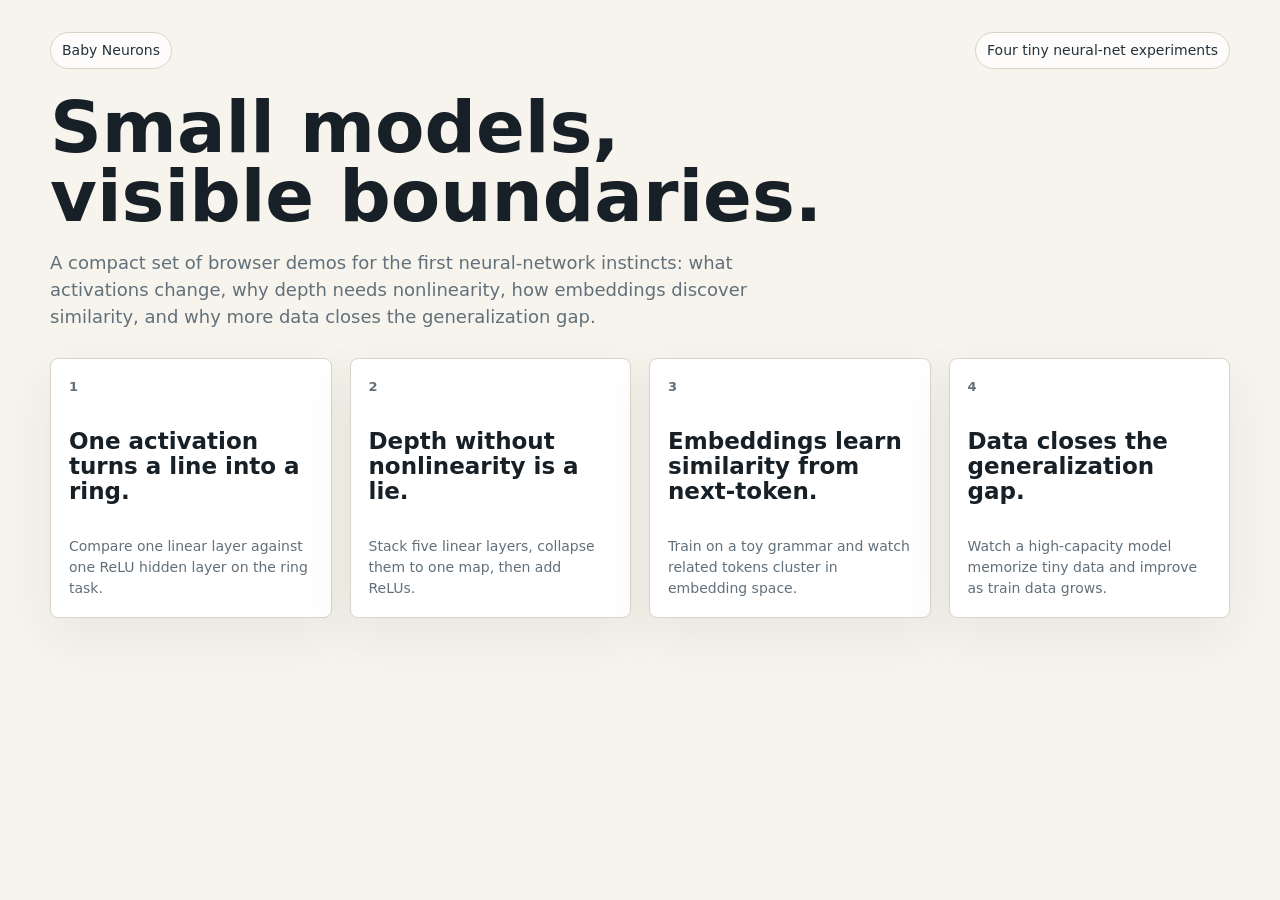
<file: 01-baby-neuron/index.html>
<!doctype html>
<html lang="en">
<head>
  <meta charset="utf-8">
  <meta name="viewport" content="width=device-width, initial-scale=1">
  <title>Baby Neurons</title>
  <link rel="stylesheet" href="./shared/styles.css">
</head>
<body>
  <main>
    <div class="topbar">
      <span class="badge">Baby Neurons</span>
      <span class="badge">Four tiny neural-net experiments</span>
    </div>

    <section class="intro hub-intro">
      <div>
        <h1>Small models, visible boundaries.</h1>
        <p class="claim">
          A compact set of browser demos for the first neural-network instincts:
          what activations change, why depth needs nonlinearity, how embeddings
          discover similarity, and why more data closes the generalization gap.
        </p>
      </div>
    </section>

    <section class="task-grid" aria-label="Baby Neurons tasks">
      <a class="task-tile" href="./1/">
        <span class="task-kicker">1</span>
        <h2>One activation turns a line into a ring.</h2>
        <p>Compare one linear layer against one ReLU hidden layer on the ring task.</p>
      </a>

      <a class="task-tile" href="./2/">
        <span class="task-kicker">2</span>
        <h2>Depth without nonlinearity is a lie.</h2>
        <p>Stack five linear layers, collapse them to one map, then add ReLUs.</p>
      </a>

      <a class="task-tile" href="./3/">
        <span class="task-kicker">3</span>
        <h2>Embeddings learn similarity from next-token.</h2>
        <p>Train on a toy grammar and watch related tokens cluster in embedding space.</p>
      </a>

      <a class="task-tile" href="./4/">
        <span class="task-kicker">4</span>
        <h2>Data closes the generalization gap.</h2>
        <p>Watch a high-capacity model memorize tiny data and improve as train data grows.</p>
      </a>
    </section>
  </main>
</body>
</html>
</file>
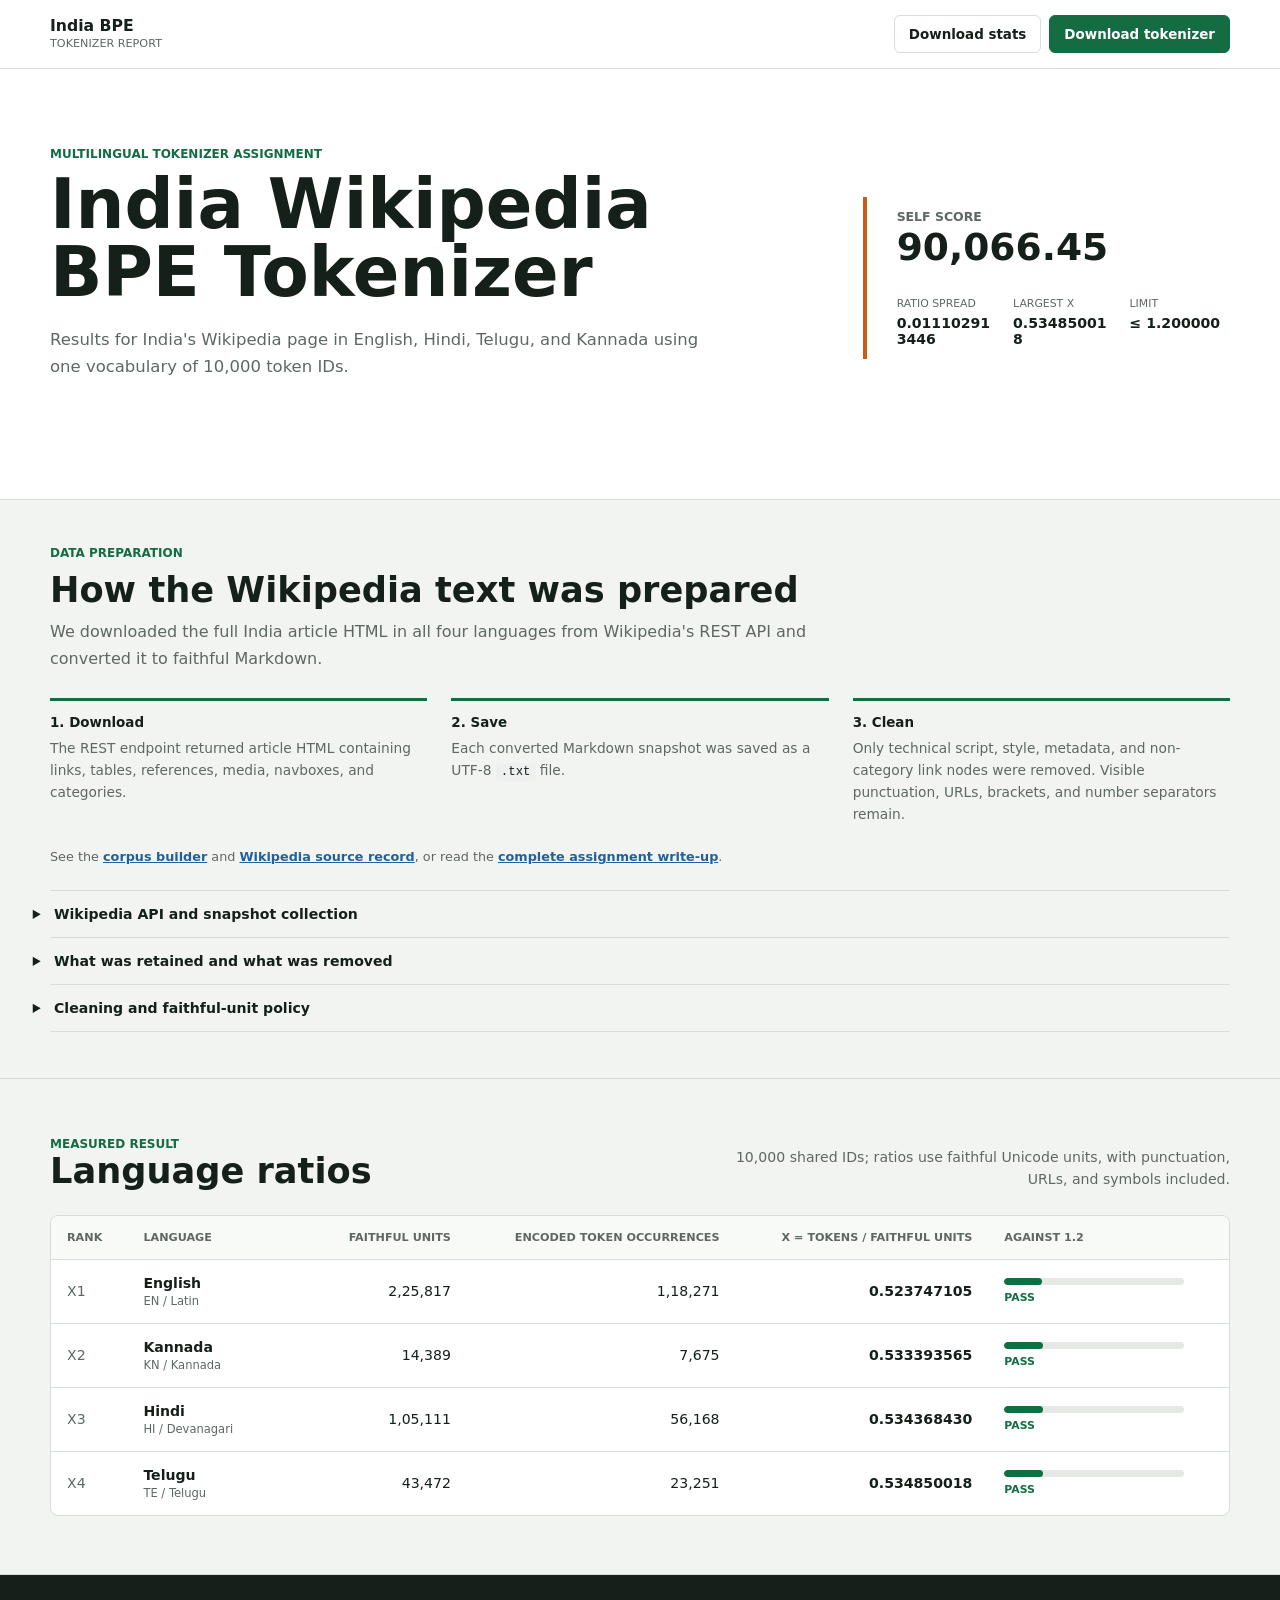
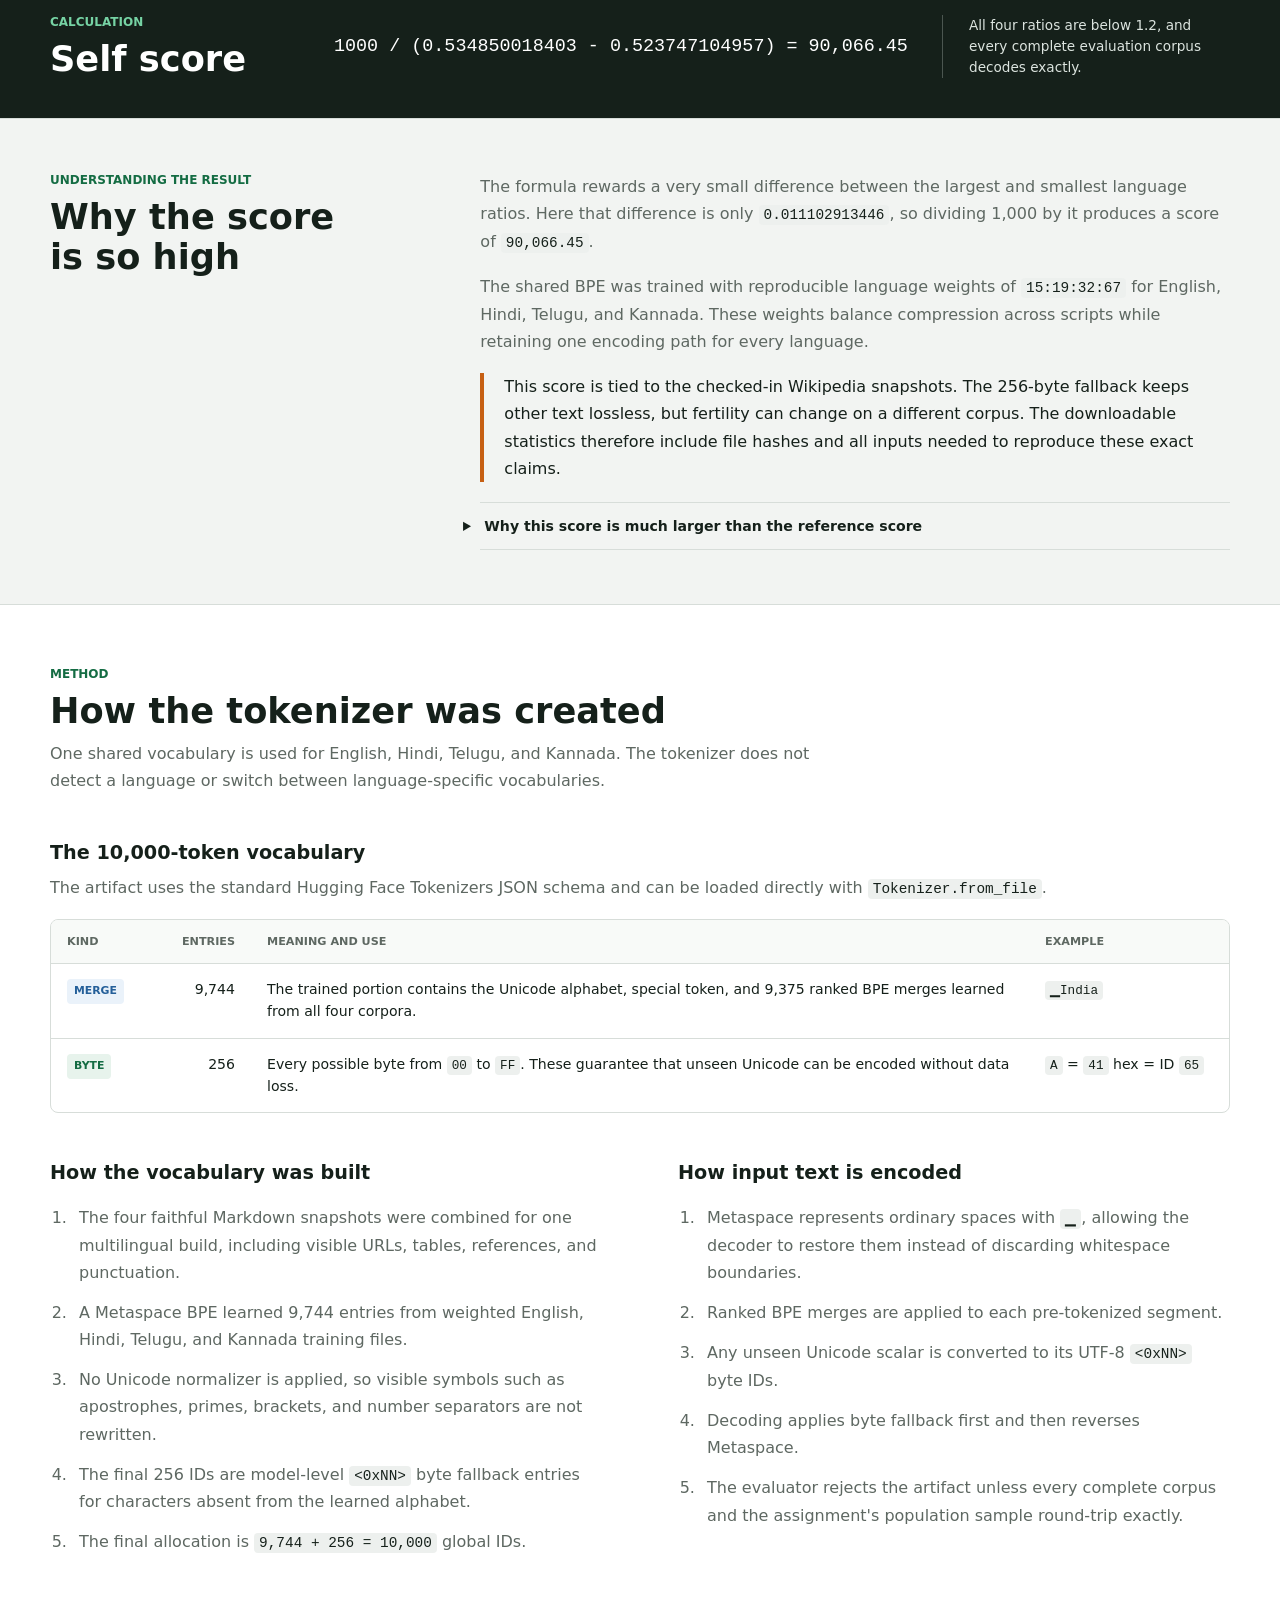
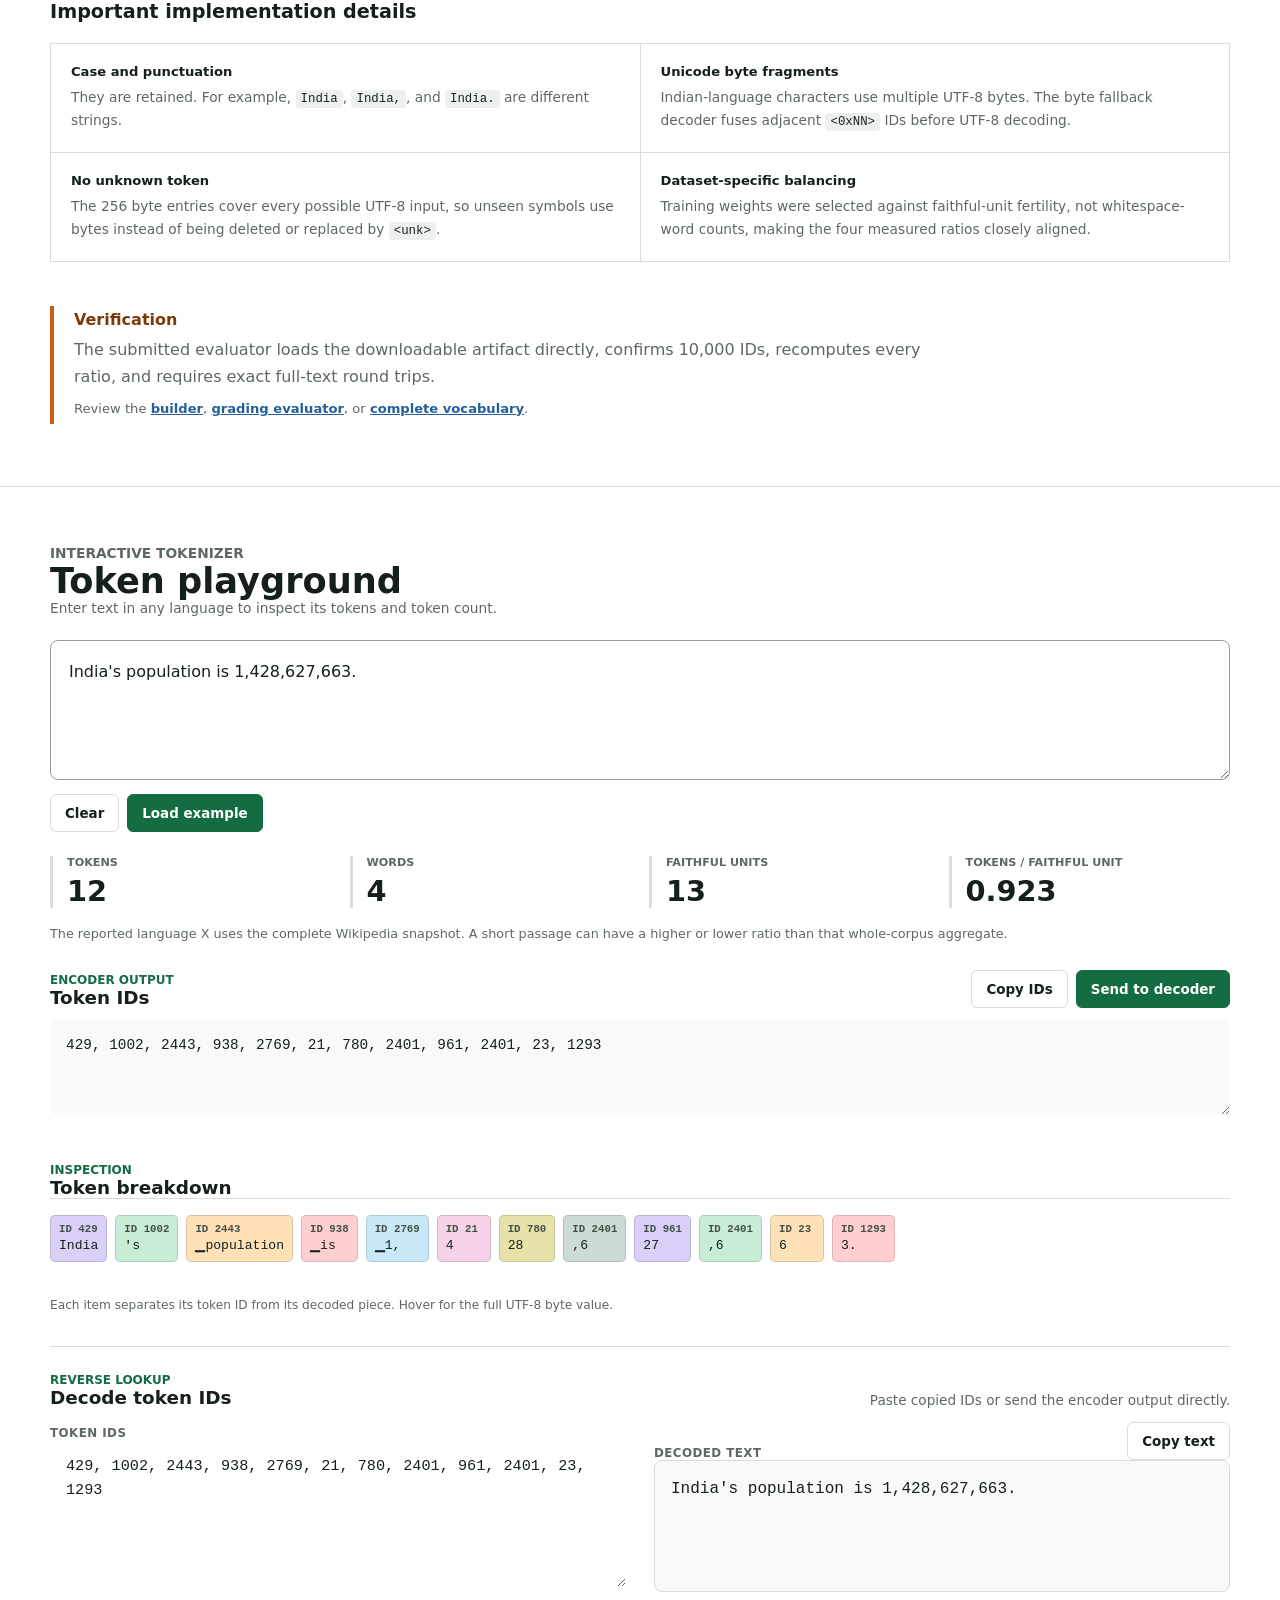
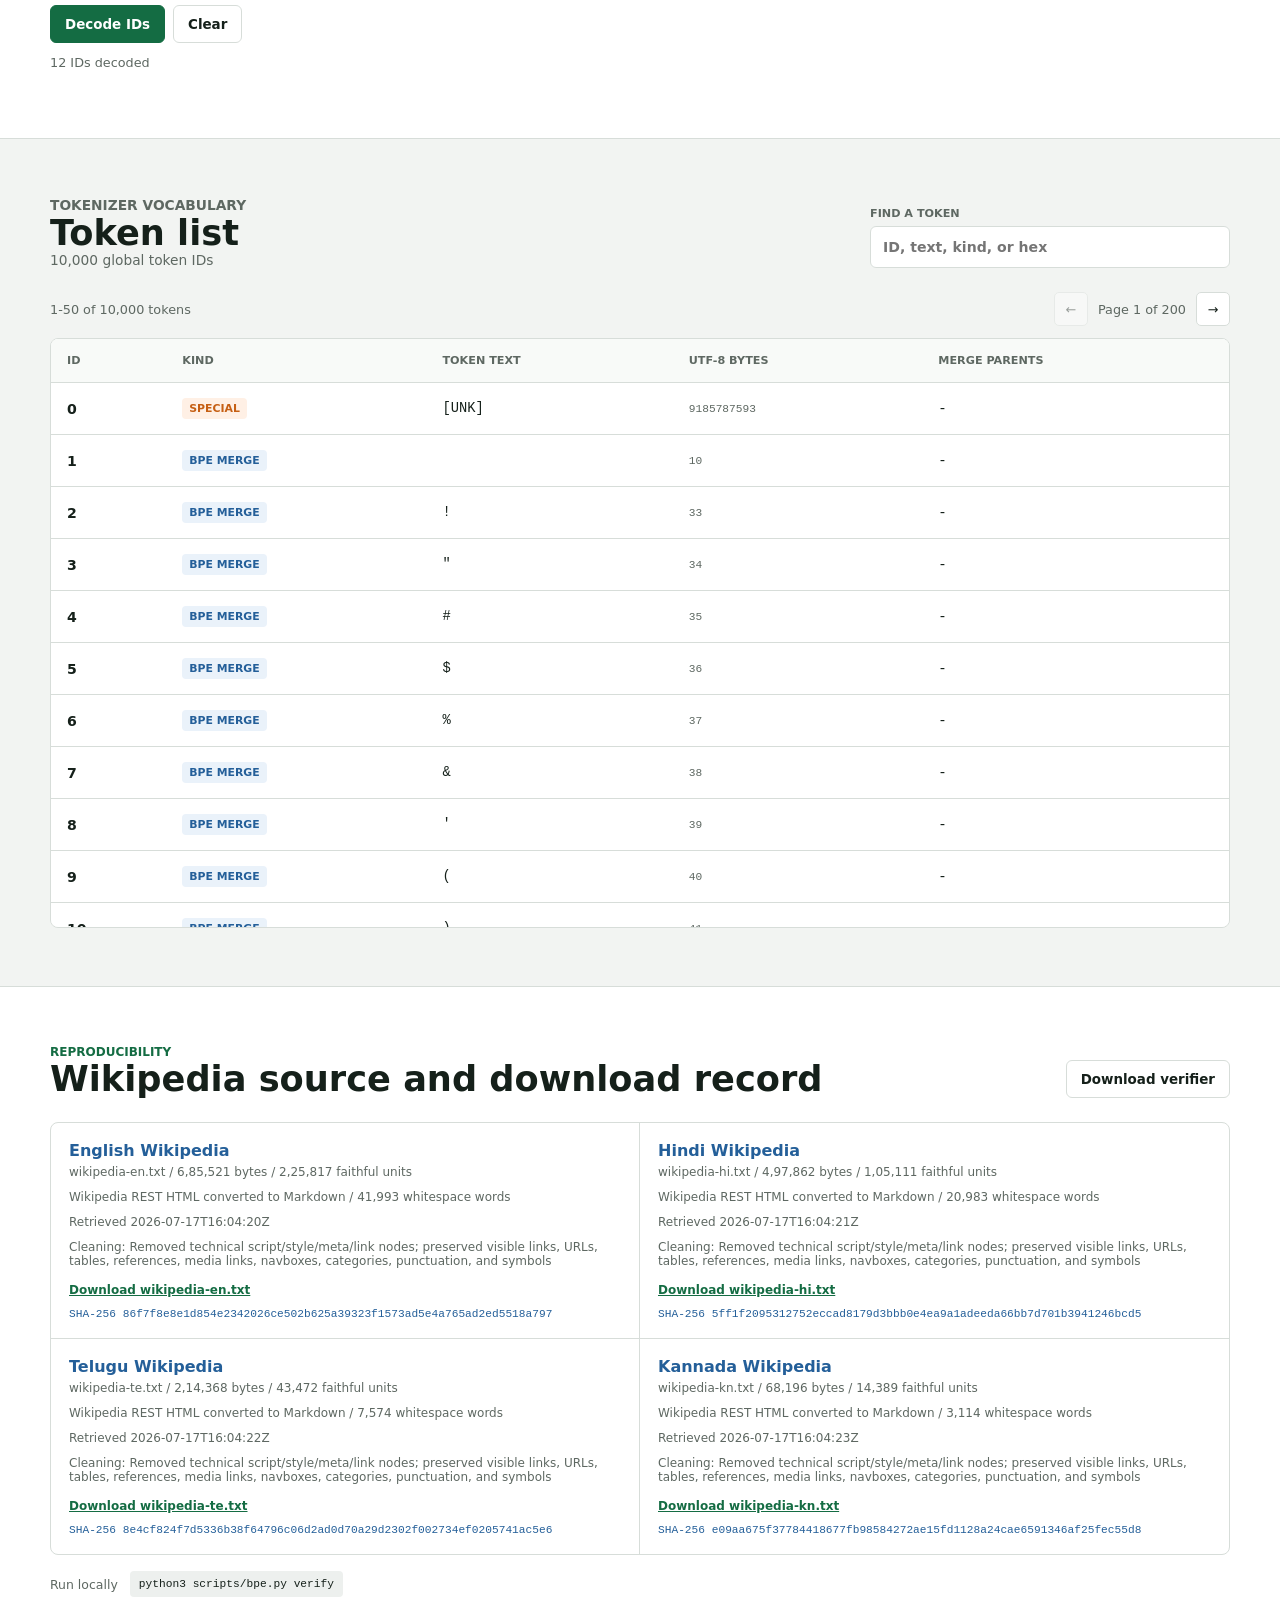
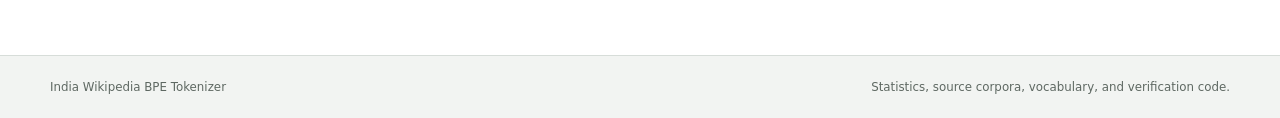
<file: 02-bpe/index.html>
<!doctype html>
<html lang="en">
  <head>
    <meta charset="UTF-8" />
    <meta name="viewport" content="width=device-width, initial-scale=1.0" />
    <meta
      name="description"
      content="A reproducible multilingual BPE tokenizer audit for India's Wikipedia pages."
    />
    <title>India Wikipedia BPE Tokenizer</title>
    <link rel="stylesheet" href="src/styles.css" />
    <script src="src/app.js" defer></script>
  </head>
  <body>
    <header class="topbar">
      <div class="shell topbar-inner">
        <a class="brand" href="./" aria-label="India Wikipedia BPE Tokenizer home">
          <span>
            <strong>India BPE</strong>
            <small>Tokenizer report</small>
          </span>
        </a>
        <nav class="actions" aria-label="Artifact downloads">
          <a class="button button-secondary" href="assets/stats.json" download>Download stats</a>
          <a class="button button-primary" href="assets/tokenizer.json" download>Download tokenizer</a>
        </nav>
      </div>
    </header>

    <main>
      <section class="summary-band">
        <div class="shell summary-grid">
          <div class="summary-copy">
            <p class="eyebrow">Multilingual tokenizer assignment</p>
            <h1>India Wikipedia BPE Tokenizer</h1>
            <p class="lede">
              Results for India's Wikipedia page in English, Hindi, Telugu, and Kannada
              using one vocabulary of 10,000 token IDs.
            </p>
          </div>

          <div class="score-panel" aria-live="polite">
            <div>
              <span class="metric-label">Self score</span>
              <strong id="score-value" class="score-value">...</strong>
            </div>
            <dl class="score-facts">
              <div>
                <dt>Ratio spread</dt>
                <dd id="spread-value">...</dd>
              </div>
              <div>
                <dt>Largest X</dt>
                <dd id="max-ratio">...</dd>
              </div>
              <div>
                <dt>Limit</dt>
                <dd>&le; 1.200000</dd>
              </div>
            </dl>
          </div>
        </div>
      </section>

      <section class="source-band">
        <div class="shell">
          <p class="eyebrow">Data preparation</p>
          <h2>How the Wikipedia text was prepared</h2>
          <p class="source-intro">
            We downloaded the full India article HTML in all four languages from
            Wikipedia's REST API and converted it to faithful Markdown.
          </p>
          <ol class="source-steps">
            <li>
              <strong>1. Download</strong>
              <span>
                The REST endpoint returned article HTML containing links, tables,
                references, media, navboxes, and categories.
              </span>
            </li>
            <li>
              <strong>2. Save</strong>
              <span>Each converted Markdown snapshot was saved as a UTF-8 <code>.txt</code> file.</span>
            </li>
            <li>
              <strong>3. Clean</strong>
              <span>
                Only technical script, style, metadata, and non-category link nodes were
                removed. Visible punctuation, URLs, brackets, and number separators remain.
              </span>
            </li>
          </ol>
          <p class="source-links">
            See the <a href="scripts/build_faithful_corpus.py" download>corpus builder</a> and
            <a href="assets/wikipedia-sources.json" download>Wikipedia source record</a>, or
            read the <a href="WRITEUP.md">complete assignment write-up</a>.
          </p>

          <div class="method-disclosures">
            <details>
              <summary>Wikipedia API and snapshot collection</summary>
              <div class="disclosure-content">
                <p>
                  The builder requests <code>/api/rest_v1/page/html/{title}</code> from
                  each language Wikipedia. REST HTML was selected instead of the clipped
                  plaintext extract API because it retains tables, references, link targets,
                  media, navboxes, categories, and visible punctuation.
                </p>
                <p>
                  Each response is converted to UTF-8 Markdown and saved with its retrieval
                  time, revision-related response headers, byte and unit counts, and SHA-256
                  hash. The checked-in snapshot is the exact scored input; a future live
                  Wikipedia revision may produce different metrics.
                </p>
              </div>
            </details>
            <details>
              <summary>What was retained and what was removed</summary>
              <div class="disclosure-content">
                <p>
                  Visible <code>&lt;a href&gt;</code> links and URLs were not removed.
                  Relative link and media targets were made absolute before conversion.
                  Prose, tables, references, media links, navboxes, categories, brackets,
                  apostrophes, number separators, punctuation, and symbols remain.
                </p>
                <p>
                  Only non-visible browser machinery was removed: scripts, styles, metadata,
                  and non-category <code>&lt;link&gt;</code> resource nodes. Category link
                  properties were converted to visible <code>Category: ...</code> text, and
                  span wrappers were stripped while retaining their contents.
                </p>
              </div>
            </details>
            <details>
              <summary>Cleaning and faithful-unit policy</summary>
              <div class="disclosure-content">
                <p>
                  Cleaning is deliberately narrow: non-breaking spaces become normal spaces,
                  trailing spaces before newlines are removed, four or more newlines collapse
                  to three, and the file receives one final newline. Case, Unicode characters,
                  punctuation, URLs, and Markdown syntax are not normalized away.
                </p>
                <p>
                  A faithful unit is one contiguous Unicode letter/mark/number run or one
                  visible non-whitespace punctuation or symbol character. The evaluator also
                  requires the decoded corpus to equal the complete input exactly.
                </p>
              </div>
            </details>
          </div>
        </div>
      </section>

      <section class="data-band">
        <div class="shell">
          <div class="section-heading">
            <div>
              <p class="eyebrow">Measured result</p>
              <h2>Language ratios</h2>
            </div>
            <p id="vocabulary-note" class="vocabulary-note"></p>
          </div>

          <div class="table-wrap">
            <table class="ratio-table">
              <thead>
                <tr>
                  <th scope="col">Rank</th>
                  <th scope="col">Language</th>
                  <th scope="col" class="numeric">Faithful units</th>
                  <th scope="col" class="numeric">Encoded token occurrences</th>
                  <th scope="col" class="numeric">X = tokens / faithful units</th>
                  <th scope="col">Against 1.2</th>
                </tr>
              </thead>
              <tbody id="ratio-body"></tbody>
            </table>
          </div>
        </div>
      </section>

      <section class="calculation-band">
        <div class="shell calculation-grid">
          <div>
            <p class="eyebrow">Calculation</p>
            <h2 id="calculation-title">Self score</h2>
          </div>
          <div class="formula" id="formula" aria-live="polite"></div>
          <div class="verdict" id="verdict"></div>
        </div>
      </section>

      <section class="score-explanation-band">
        <div class="shell score-explanation-grid">
          <div>
            <p class="eyebrow">Understanding the result</p>
            <h2>Why the score is so high</h2>
          </div>
          <div class="score-explanation-copy">
            <p>
              The formula rewards a very small difference between the largest and
              smallest language ratios. Here that difference is only
              <code>0.011102913446</code>, so dividing 1,000 by it produces a score of
              <code>90,066.45</code>.
            </p>
            <p>
              The shared BPE was trained with reproducible language weights of
              <code>15:19:32:67</code> for English, Hindi, Telugu, and Kannada. These
              weights balance compression across scripts while retaining one encoding
              path for every language.
            </p>
            <p class="score-caveat">
              This score is tied to the checked-in Wikipedia snapshots. The 256-byte
              fallback keeps other text lossless, but fertility can change on a different
              corpus. The downloadable statistics therefore include file hashes and all
              inputs needed to reproduce these exact claims.
            </p>
            <details class="score-disclosure">
              <summary>Why this score is much larger than the reference score</summary>
              <div class="disclosure-content">
                <p>
                  The score rewards equal ratios, not lower token counts or general tokenizer
                  quality. The reference ratios span approximately <code>0.5793</code> to
                  <code>0.7331</code>, producing a <code>0.1538</code> spread and a score near
                  <code>6,503</code>.
                </p>
                <p>
                  Our language weights were tuned on the checked-in four snapshots until the
                  ratios fell between <code>0.5237</code> and <code>0.5349</code>. Dividing by
                  the much smaller <code>0.0111</code> spread gives <code>90,066</code>. The
                  formula is unbounded as spread approaches zero. On the reference snapshots,
                  the same tokenizer scores about <code>29,327</code>, demonstrating that the
                  headline result is snapshot-specific.
                </p>
              </div>
            </details>
          </div>
        </div>
      </section>

      <section class="method-band">
        <div class="shell method-content">
          <header class="method-header">
            <p class="eyebrow">Method</p>
            <h2>How the tokenizer was created</h2>
            <p>
              One shared vocabulary is used for English, Hindi, Telugu, and Kannada.
              The tokenizer does not detect a language or switch between language-specific
              vocabularies.
            </p>
          </header>

          <section class="method-section" aria-labelledby="vocabulary-composition">
            <div class="method-section-heading">
              <h3 id="vocabulary-composition">The 10,000-token vocabulary</h3>
              <p>
                The artifact uses the standard Hugging Face Tokenizers JSON schema and
                can be loaded directly with <code>Tokenizer.from_file</code>.
              </p>
            </div>
            <div class="table-wrap">
              <table class="method-table">
                <thead>
                  <tr>
                    <th scope="col">Kind</th>
                    <th scope="col" class="numeric">Entries</th>
                    <th scope="col">Meaning and use</th>
                    <th scope="col">Example</th>
                  </tr>
                </thead>
                <tbody>
                  <tr>
                    <td><span class="token-kind">Merge</span></td>
                    <td class="numeric">9,744</td>
                    <td>
                      The trained portion contains the Unicode alphabet, special token,
                      and 9,375 ranked BPE merges learned from all four corpora.
                    </td>
                    <td><code>▁India</code></td>
                  </tr>
                  <tr>
                    <td><span class="token-kind byte">Byte</span></td>
                    <td class="numeric">256</td>
                    <td>
                      Every possible byte from <code>00</code> to <code>FF</code>. These
                      guarantee that unseen Unicode can be encoded without data loss.
                    </td>
                    <td><code>A</code> = <code>41</code> hex = ID <code>65</code></td>
                  </tr>
                </tbody>
              </table>
            </div>
          </section>

          <div class="method-columns">
            <section class="method-section" aria-labelledby="vocabulary-build">
              <div class="method-section-heading">
                <h3 id="vocabulary-build">How the vocabulary was built</h3>
              </div>
              <ol class="method-list">
                <li>
                  The four faithful Markdown snapshots were combined for one multilingual
                  build, including visible URLs, tables, references, and punctuation.
                </li>
                <li>
                  A Metaspace BPE learned 9,744 entries from weighted English, Hindi,
                  Telugu, and Kannada training files.
                </li>
                <li>
                  No Unicode normalizer is applied, so visible symbols such as apostrophes,
                  primes, brackets, and number separators are not rewritten.
                </li>
                <li>
                  The final 256 IDs are model-level <code>&lt;0xNN&gt;</code> byte fallback
                  entries for characters absent from the learned alphabet.
                </li>
                <li>
                  The final allocation is <code>9,744 + 256 = 10,000</code> global IDs.
                </li>
              </ol>
            </section>

            <section class="method-section" aria-labelledby="encoding-process">
              <div class="method-section-heading">
                <h3 id="encoding-process">How input text is encoded</h3>
              </div>
              <ol class="method-list">
                <li>
                  Metaspace represents ordinary spaces with <code>▁</code>, allowing the
                  decoder to restore them instead of discarding whitespace boundaries.
                </li>
                <li>
                  Ranked BPE merges are applied to each pre-tokenized segment.
                </li>
                <li>
                  Any unseen Unicode scalar is converted to its UTF-8
                  <code>&lt;0xNN&gt;</code> byte IDs.
                </li>
                <li>
                  Decoding applies byte fallback first and then reverses Metaspace.
                </li>
                <li>
                  The evaluator rejects the artifact unless every complete corpus and the
                  assignment's population sample round-trip exactly.
                </li>
              </ol>
            </section>
          </div>

          <section class="method-details" aria-labelledby="important-details">
            <div class="method-section-heading">
              <h3 id="important-details">Important implementation details</h3>
            </div>
            <dl class="method-facts">
              <div>
                <dt>Case and punctuation</dt>
                <dd>
                  They are retained. For example, <code>India</code>, <code>India,</code>,
                  and <code>India.</code> are different strings.
                </dd>
              </div>
              <div>
                <dt>Unicode byte fragments</dt>
                <dd>
                  Indian-language characters use multiple UTF-8 bytes. The byte fallback
                  decoder fuses adjacent <code>&lt;0xNN&gt;</code> IDs before UTF-8 decoding.
                </dd>
              </div>
              <div>
                <dt>No unknown token</dt>
                <dd>
                  The 256 byte entries cover every possible UTF-8 input, so unseen symbols
                  use bytes instead of being deleted or replaced by <code>&lt;unk&gt;</code>.
                </dd>
              </div>
              <div>
                <dt>Dataset-specific balancing</dt>
                <dd>
                  Training weights were selected against faithful-unit fertility, not
                  whitespace-word counts, making the four measured ratios closely aligned.
                </dd>
              </div>
            </dl>
          </section>

          <aside class="method-validation">
            <strong>Verification</strong>
            <p>
              The submitted evaluator loads the downloadable artifact directly, confirms
              10,000 IDs, recomputes every ratio, and requires exact full-text round trips.
            </p>
            <p class="method-links">
              Review the <a href="scripts/build_tokenizer.py" download>builder</a>,
              <a href="scripts/evaluate_tokenizer.py" download>grading evaluator</a>, or
              <a href="assets/tokenizer.json" download>complete vocabulary</a>.
            </p>
          </aside>
        </div>
      </section>

      <section class="playground-band">
        <div class="shell">
          <div class="section-heading playground-heading">
            <div>
              <p class="eyebrow">Interactive tokenizer</p>
              <h2>Token playground</h2>
              <p>Enter text in any language to inspect its tokens and token count.</p>
            </div>
          </div>

          <textarea
            id="playground-input"
            class="playground-input"
            rows="4"
            aria-label="Text to tokenize"
            placeholder="Enter or paste text"
          ></textarea>

          <div class="playground-actions">
            <button id="clear-playground" class="button button-secondary" type="button">Clear</button>
            <button id="example-playground" class="button button-primary" type="button">Load example</button>
          </div>
          <dl class="playground-metrics" aria-live="polite">
            <div><dt>Tokens</dt><dd id="playground-tokens">0</dd></div>
            <div><dt>Words</dt><dd id="playground-words">0</dd></div>
            <div><dt>Faithful units</dt><dd id="playground-units">0</dd></div>
            <div><dt>Tokens / faithful unit</dt><dd id="playground-ratio">0.000</dd></div>
          </dl>
          <p class="playground-metric-note">
            The reported language X uses the complete Wikipedia snapshot. A short passage
            can have a higher or lower ratio than that whole-corpus aggregate.
          </p>

          <div class="encoded-result">
            <div class="result-heading">
              <div>
                <p class="eyebrow">Encoder output</p>
                <h3>Token IDs</h3>
              </div>
              <div class="result-actions">
                <button id="copy-token-ids" class="button button-secondary" type="button">Copy IDs</button>
                <button id="send-to-decoder" class="button button-primary" type="button">Send to decoder</button>
              </div>
            </div>
            <textarea
              id="encoded-ids-output"
              class="token-ids-output"
              rows="3"
              aria-label="Encoded token IDs"
              readonly
            ></textarea>
            <p id="encoded-ids-status" class="copy-status" aria-live="polite"></p>
          </div>

          <div class="token-breakdown">
            <div class="result-heading compact">
              <div>
                <p class="eyebrow">Inspection</p>
                <h3>Token breakdown</h3>
              </div>
            </div>
            <div id="playground-output" class="playground-output" aria-label="Colored token output"></div>
            <p class="fragment-note">
              Each item separates its token ID from its decoded piece. Hover for the full
              UTF-8 byte value.
            </p>
          </div>

          <div class="decode-playground">
            <div class="decode-heading">
              <div>
                <p class="eyebrow">Reverse lookup</p>
                <h3>Decode token IDs</h3>
              </div>
              <p>Paste copied IDs or send the encoder output directly.</p>
            </div>
            <div class="decode-workspace">
              <div class="decode-column">
                <label for="decode-ids-input">Token IDs</label>
                <textarea
                  id="decode-ids-input"
                  class="decode-ids-input"
                  rows="5"
                  aria-label="Token IDs to decode"
                  placeholder="429, 1002, 2443"
                ></textarea>
                <div class="playground-actions">
                  <button id="decode-ids-button" class="button button-primary" type="button">Decode IDs</button>
                  <button id="clear-decode-ids" class="button button-secondary" type="button">Clear</button>
                </div>
                <p id="decode-ids-status" class="decode-status" aria-live="polite"></p>
              </div>
              <div class="decode-column">
                <div class="decoded-heading">
                  <span>Decoded text</span>
                  <button id="copy-decoded-text" class="button button-secondary" type="button">Copy text</button>
                </div>
                <pre id="decode-ids-output" class="decode-output" aria-live="polite"></pre>
                <p id="decoded-copy-status" class="copy-status" aria-live="polite"></p>
              </div>
            </div>
          </div>
        </div>
      </section>

      <section class="vocab-band">
        <div class="shell">
          <div class="section-heading vocab-heading">
            <div>
              <p class="eyebrow">Tokenizer vocabulary</p>
              <h2>Token list</h2>
              <p><span id="vocab-count">10,000</span> global token IDs</p>
            </div>
            <label class="search-field">
              <span>Find a token</span>
              <input id="token-search" type="search" placeholder="ID, text, kind, or hex" />
            </label>
          </div>

          <div class="token-toolbar">
            <p id="token-result-count" aria-live="polite">Loading vocabulary...</p>
            <div class="pager">
              <button id="previous-page" type="button" aria-label="Previous token page">&larr;</button>
              <span id="page-label">Page 1</span>
              <button id="next-page" type="button" aria-label="Next token page">&rarr;</button>
            </div>
          </div>

          <div class="table-wrap token-table-wrap">
            <table class="token-table">
              <thead>
                <tr>
                  <th scope="col">ID</th>
                  <th scope="col">Kind</th>
                  <th scope="col">Token text</th>
                  <th scope="col">UTF-8 bytes</th>
                  <th scope="col">Merge parents</th>
                </tr>
              </thead>
              <tbody id="token-body"></tbody>
            </table>
          </div>
        </div>
      </section>

      <section class="provenance-band">
        <div class="shell">
          <div class="section-heading">
            <div>
              <p class="eyebrow">Reproducibility</p>
              <h2>Wikipedia source and download record</h2>
            </div>
            <a class="button button-secondary" href="scripts/bpe.py" download>Download verifier</a>
          </div>
          <div id="corpus-list" class="corpus-list"></div>
          <div class="verify-command">
            <span>Run locally</span>
            <code>python3 scripts/bpe.py verify</code>
          </div>
        </div>
      </section>
    </main>

    <footer>
      <div class="shell footer-inner">
        <p>India Wikipedia BPE Tokenizer</p>
        <p>Statistics, source corpora, vocabulary, and verification code.</p>
      </div>
    </footer>
  </body>
</html>
</file>
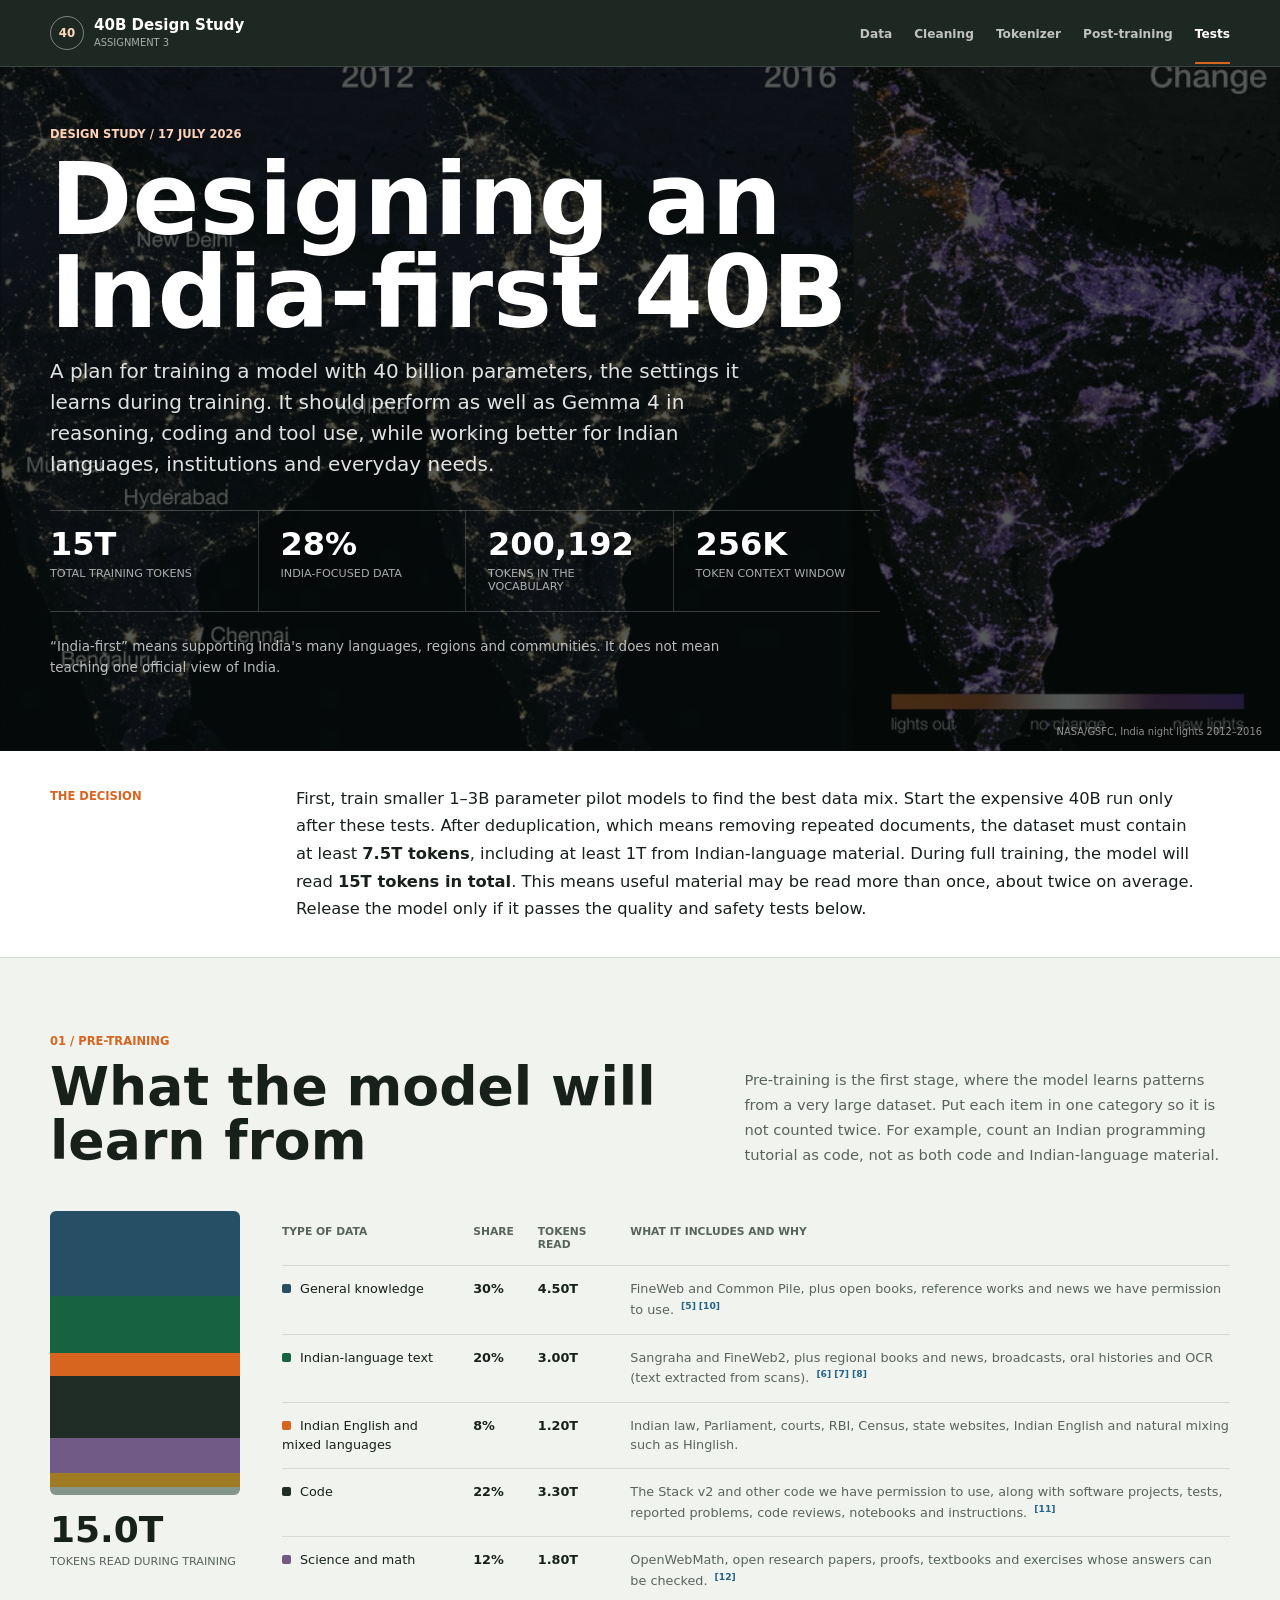
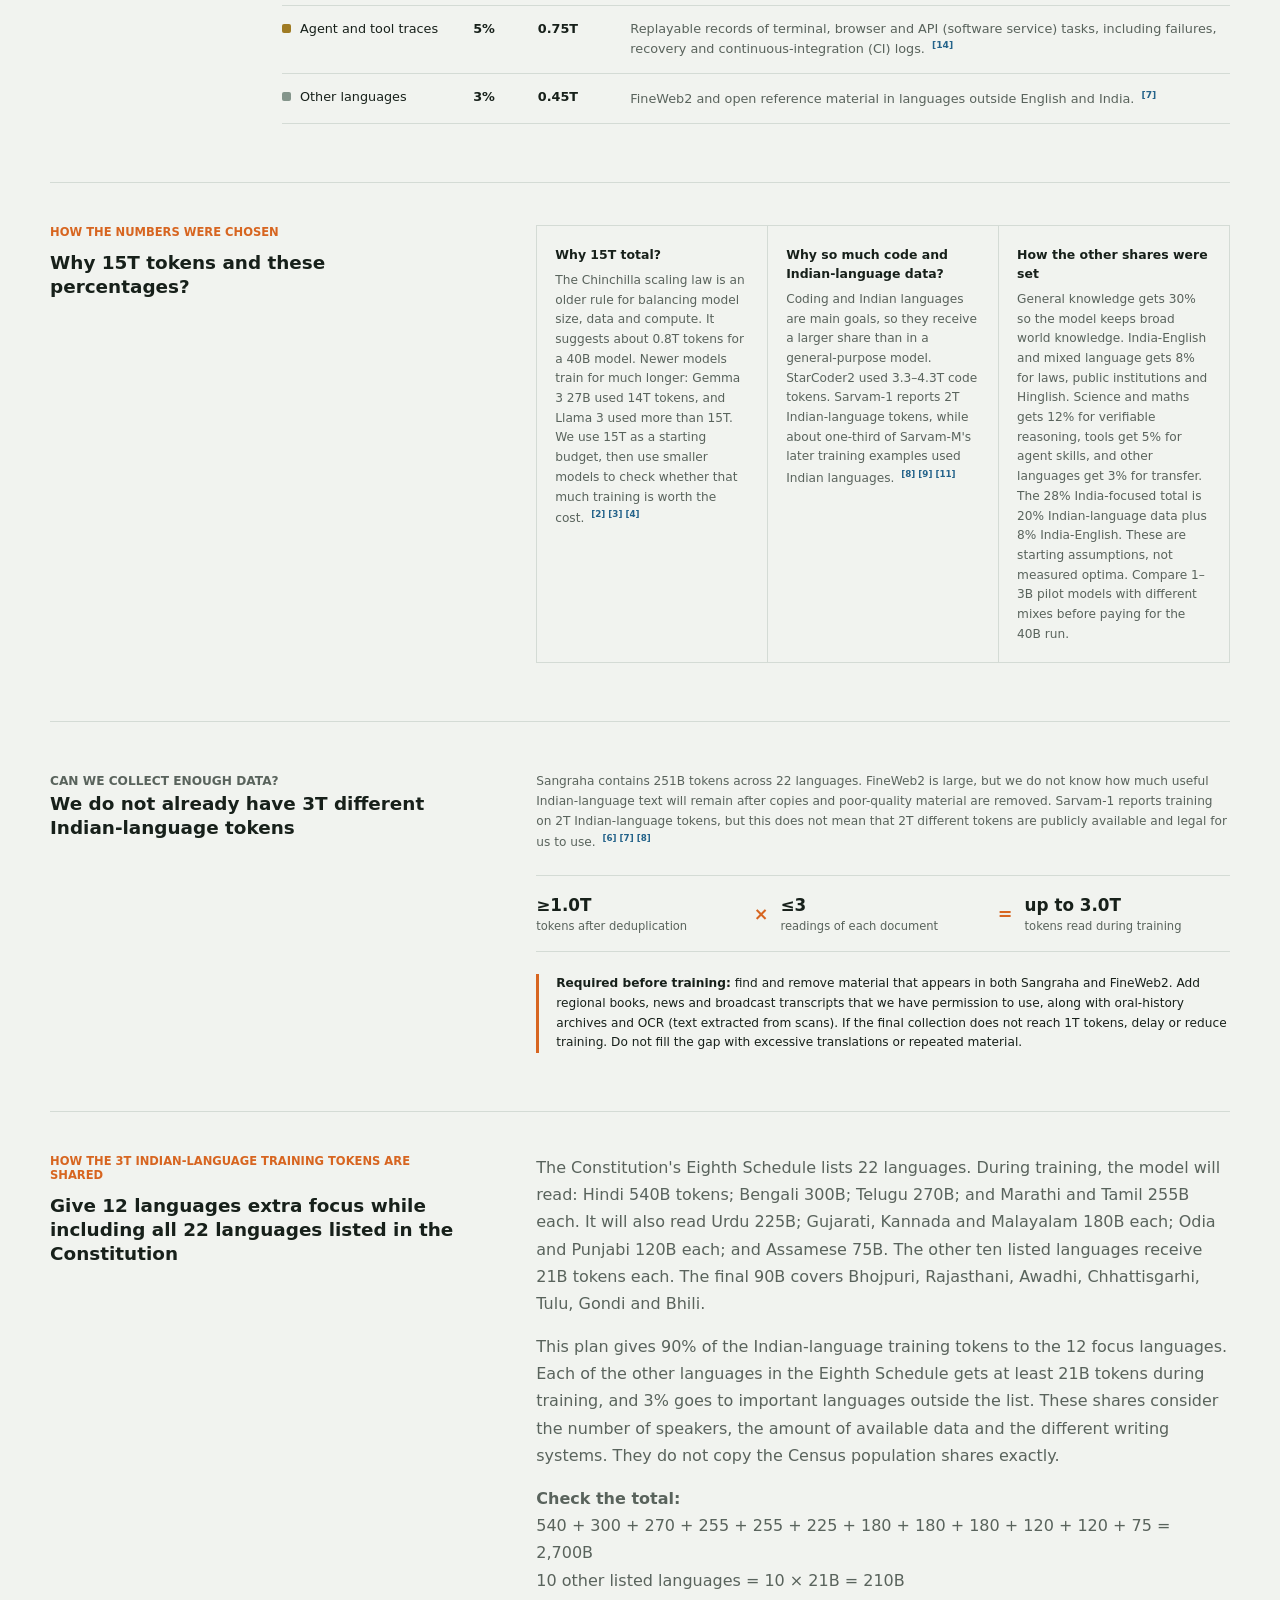
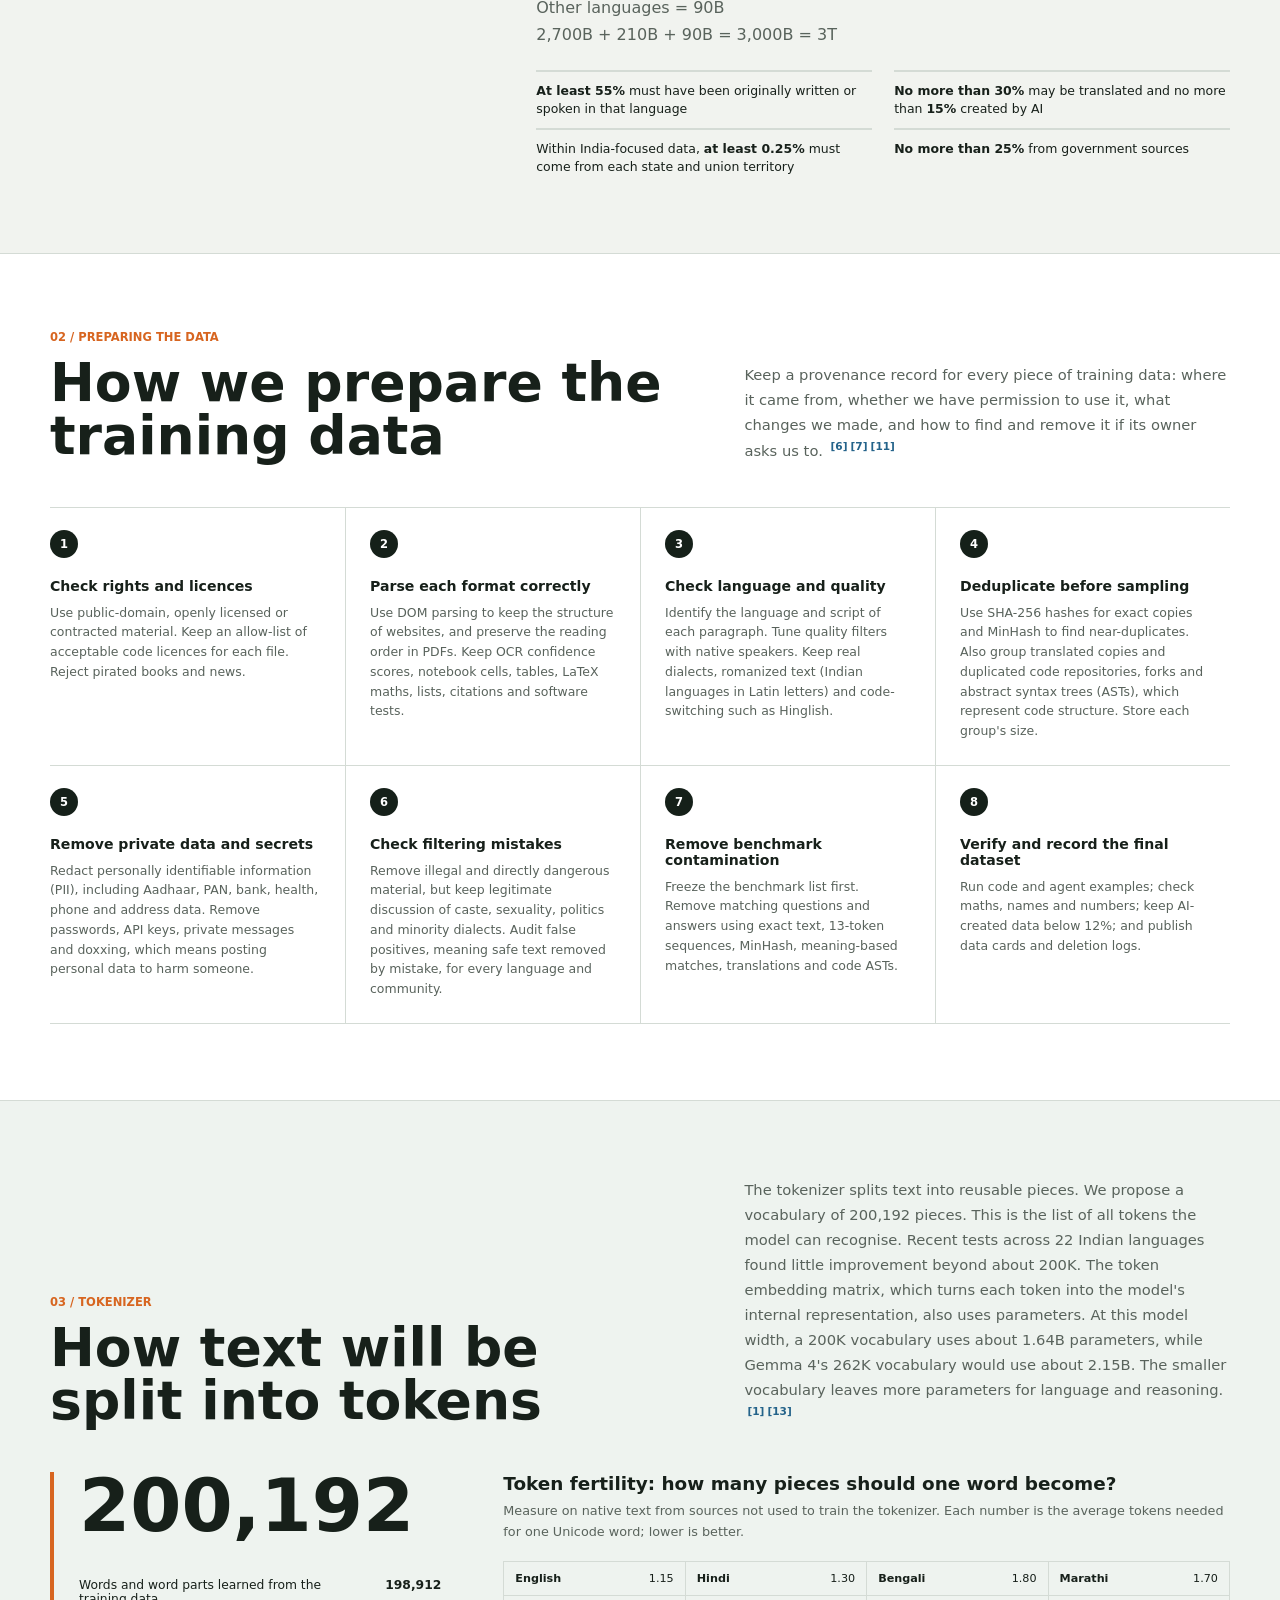
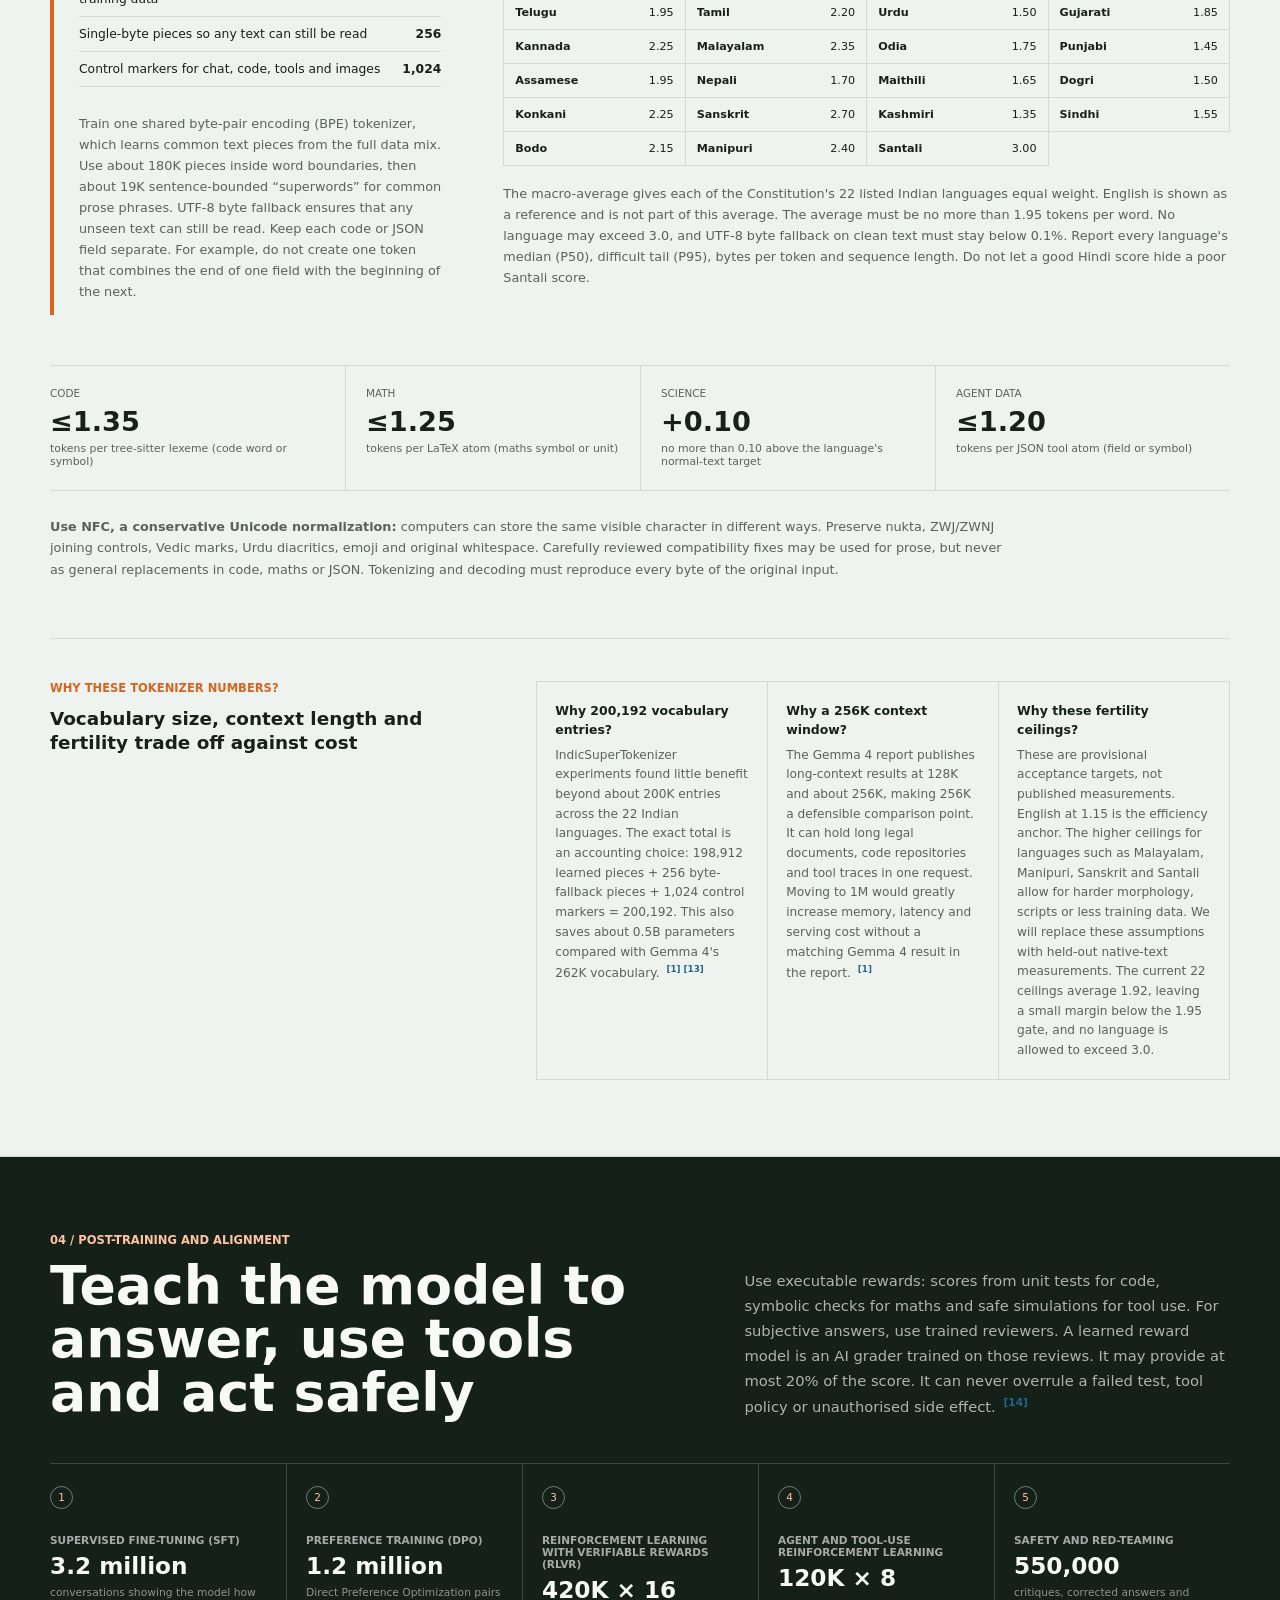
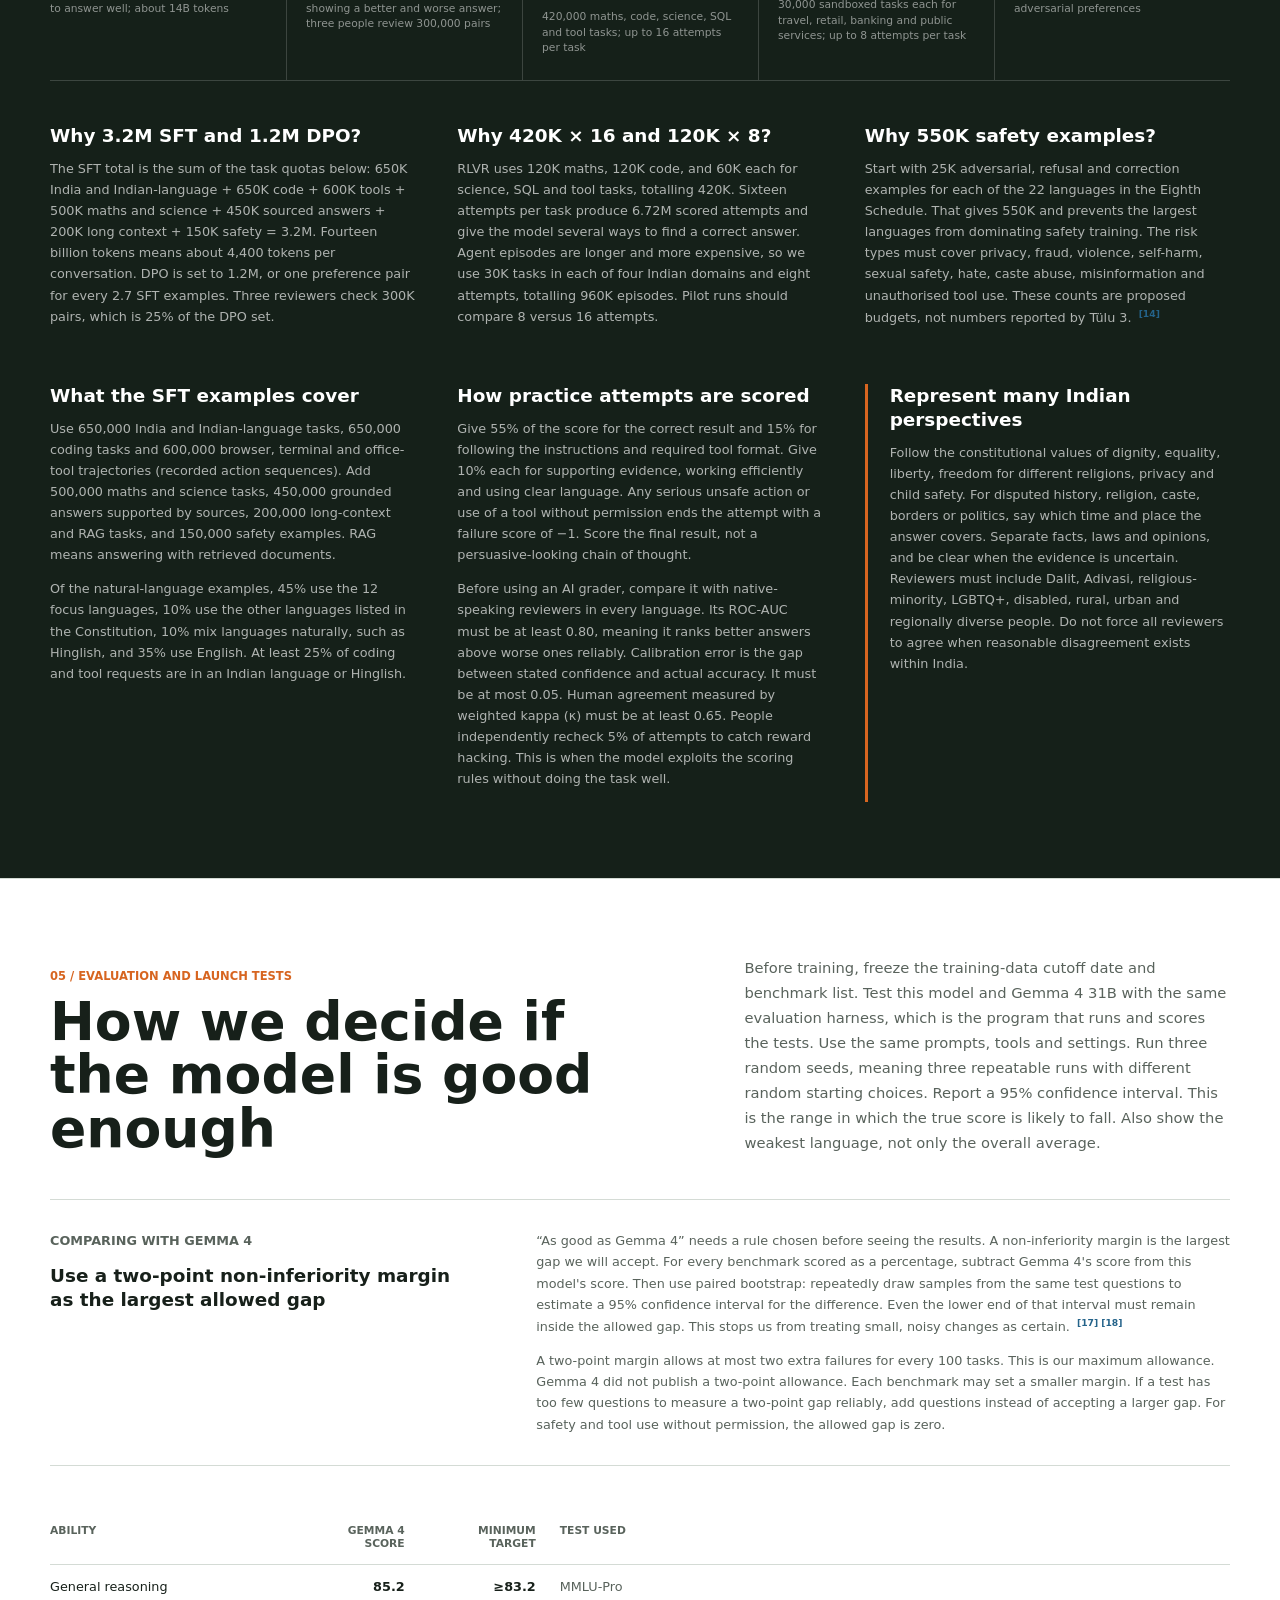
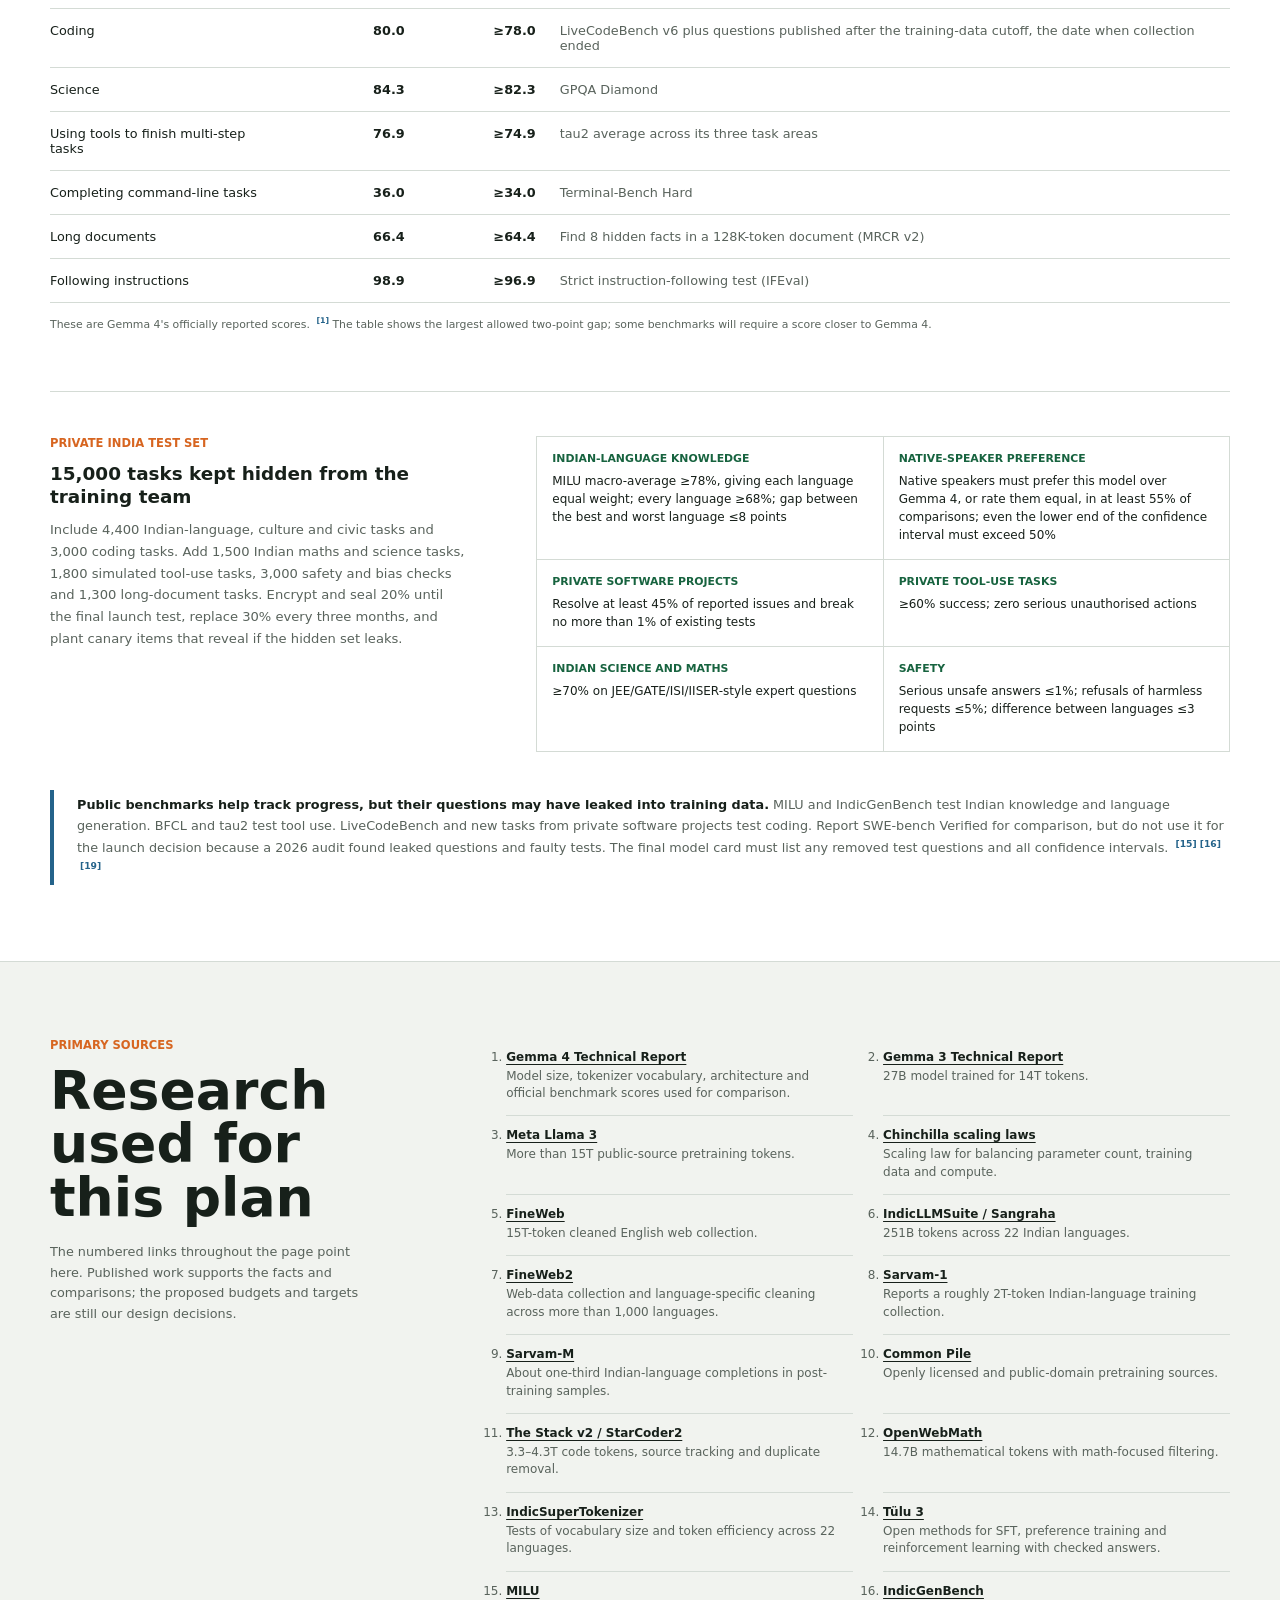
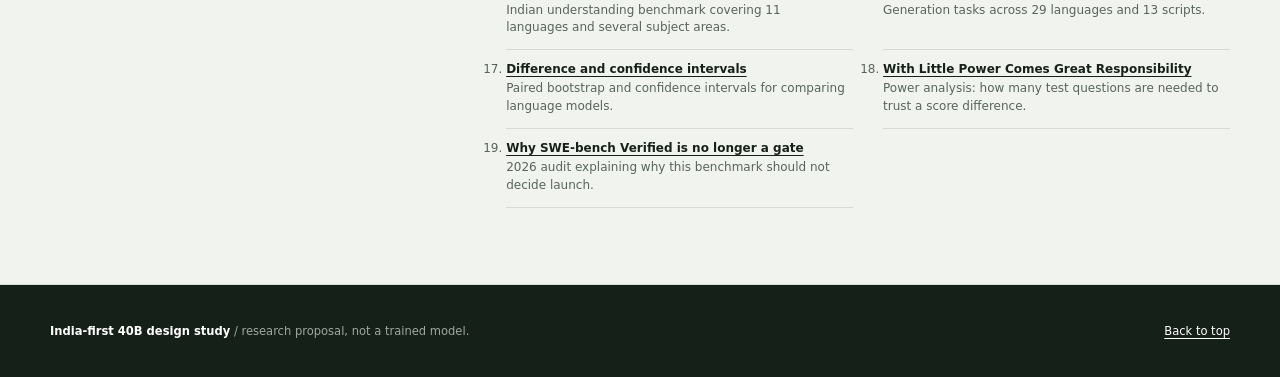
<file: 03-india-40b-design/index.html>
<!doctype html>
<html lang="en">
  <head>
    <meta charset="UTF-8" />
    <meta name="viewport" content="width=device-width, initial-scale=1.0" />
    <meta
      name="description"
      content="A research-backed plan for the data, training, safety and testing of a proposed India-first model with 40 billion parameters."
    />
    <meta name="theme-color" content="#152019" />
    <title>India-first 40B | Design study</title>
    <link rel="stylesheet" href="styles.css" />
    <script src="app.js" defer></script>
  </head>
  <body>
    <div class="reading-progress" aria-hidden="true"><span></span></div>

    <header class="topbar">
      <div class="shell topbar-inner">
        <a class="brand" href="#top" aria-label="India-first 40B design study home">
          <span class="brand-mark" aria-hidden="true">40</span>
          <span><strong>40B Design Study</strong><small>Assignment 3</small></span>
        </a>
        <nav class="section-nav" aria-label="Report sections">
          <a href="#data">Data</a>
          <a href="#cleaning">Cleaning</a>
          <a href="#tokenizer">Tokenizer</a>
          <a href="#alignment">Post-training</a>
          <a href="#evaluation">Tests</a>
        </nav>
      </div>
    </header>

    <main id="top">
      <section class="hero" aria-labelledby="report-title">
        <div class="hero-backdrop" aria-hidden="true"></div>
        <div class="shell hero-content">
          <p class="kicker">Design study / 17 July 2026</p>
          <h1 id="report-title">Designing an India-first 40B</h1>
          <p class="hero-deck">
            A plan for training a model with 40 billion parameters, the settings it
            learns during training. It should perform as well as Gemma 4 in reasoning,
            coding and tool use, while working better for Indian languages,
            institutions and everyday needs.
          </p>
          <div class="hero-metrics" aria-label="Headline decisions">
            <div><strong>15T</strong><span>total training tokens</span></div>
            <div><strong>28%</strong><span>India-focused data</span></div>
            <div><strong>200,192</strong><span>tokens in the vocabulary</span></div>
            <div><strong>256K</strong><span>token context window</span></div>
          </div>
          <p class="hero-note">
            “India-first” means supporting India's many languages, regions and
            communities. It does not mean teaching one official view of India.
          </p>
        </div>
        <a
          class="image-credit"
          href="https://svs.gsfc.nasa.gov/31099/"
          target="_blank"
          rel="noreferrer"
        >NASA/GSFC, India night lights 2012–2016</a>
      </section>

      <section class="decision-band" aria-label="Main proposal">
        <div class="shell decision-grid">
          <p class="section-label">The decision</p>
          <p class="decision-copy">
            First, train smaller 1–3B parameter pilot models to find the best data mix.
            Start the expensive 40B run only after these tests. After deduplication,
            which means removing repeated documents, the dataset must contain at least
            <strong>7.5T tokens</strong>, including at least 1T from Indian-language
            material. During full training, the model will read <strong>15T tokens in total</strong>. This means useful
            material may be read more than once, about twice on average. Release the
            model only if it passes the quality and safety tests below.
          </p>
        </div>
      </section>

      <section id="data" class="section data-section">
        <div class="shell">
          <header class="section-header">
            <div>
              <p class="section-label">01 / Pre-training</p>
              <h2>What the model will learn from</h2>
            </div>
            <p>
              Pre-training is the first stage, where the model learns patterns from a
              very large dataset. Put each item in one category so it is not counted
              twice. For example, count an Indian programming tutorial as code, not as
              both code and Indian-language material.
            </p>
          </header>

          <div class="mixture-layout">
            <div class="mix-chart" aria-label="15 trillion token pretraining mix">
              <div class="mix-bar" role="img" aria-label="Pretraining mix by share">
                <span class="mix-global" style="--share: 30%"></span>
                <span class="mix-indic" style="--share: 20%"></span>
                <span class="mix-india" style="--share: 8%"></span>
                <span class="mix-code" style="--share: 22%"></span>
                <span class="mix-stem" style="--share: 12%"></span>
                <span class="mix-agent" style="--share: 5%"></span>
                <span class="mix-other" style="--share: 3%"></span>
              </div>
              <div class="mix-total"><strong>15.0T</strong><span>tokens read during training</span></div>
            </div>

            <div class="table-wrap">
              <table class="data-table">
                <thead>
                  <tr><th scope="col">Type of data</th><th scope="col">Share</th><th scope="col">Tokens read</th><th scope="col">What it includes and why</th></tr>
                </thead>
                <tbody>
                  <tr><td><i class="key mix-global"></i>General knowledge</td><td>30%</td><td>4.50T</td><td>FineWeb and Common Pile, plus open books, reference works and news we have permission to use. <a class="cite" href="#src-5">[5]</a><a class="cite" href="#src-10">[10]</a></td></tr>
                  <tr><td><i class="key mix-indic"></i>Indian-language text</td><td>20%</td><td>3.00T</td><td>Sangraha and FineWeb2, plus regional books and news, broadcasts, oral histories and OCR (text extracted from scans). <a class="cite" href="#src-6">[6]</a><a class="cite" href="#src-7">[7]</a><a class="cite" href="#src-8">[8]</a></td></tr>
                  <tr><td><i class="key mix-india"></i>Indian English and mixed languages</td><td>8%</td><td>1.20T</td><td>Indian law, Parliament, courts, RBI, Census, state websites, Indian English and natural mixing such as Hinglish.</td></tr>
                  <tr><td><i class="key mix-code"></i>Code</td><td>22%</td><td>3.30T</td><td>The Stack v2 and other code we have permission to use, along with software projects, tests, reported problems, code reviews, notebooks and instructions. <a class="cite" href="#src-11">[11]</a></td></tr>
                  <tr><td><i class="key mix-stem"></i>Science and math</td><td>12%</td><td>1.80T</td><td>OpenWebMath, open research papers, proofs, textbooks and exercises whose answers can be checked. <a class="cite" href="#src-12">[12]</a></td></tr>
                  <tr><td><i class="key mix-agent"></i>Agent and tool traces</td><td>5%</td><td>0.75T</td><td>Replayable records of terminal, browser and API (software service) tasks, including failures, recovery and continuous-integration (CI) logs. <a class="cite" href="#src-14">[14]</a></td></tr>
                  <tr><td><i class="key mix-other"></i>Other languages</td><td>3%</td><td>0.45T</td><td>FineWeb2 and open reference material in languages outside English and India. <a class="cite" href="#src-7">[7]</a></td></tr>
                </tbody>
              </table>
            </div>
          </div>

          <div class="number-rationale">
            <div>
              <p class="section-label">How the numbers were chosen</p>
              <h3>Why 15T tokens and these percentages?</h3>
            </div>
            <div class="rationale-grid">
              <div>
                <strong>Why 15T total?</strong>
                <p>
                  The Chinchilla scaling law is an older rule for balancing model size,
                  data and compute. It suggests about 0.8T tokens for a 40B model. Newer
                  models train for much longer: Gemma 3 27B used 14T tokens, and
                  Llama 3 used more than 15T. We use 15T as a starting budget, then
                  use smaller models to check whether that much training is worth the cost.
                  <a class="cite" href="#src-2">[2]</a><a class="cite" href="#src-3">[3]</a><a class="cite" href="#src-4">[4]</a>
                </p>
              </div>
              <div>
                <strong>Why so much code and Indian-language data?</strong>
                <p>
                  Coding and Indian languages are main goals, so they receive a larger
                  share than in a general-purpose model. StarCoder2 used 3.3–4.3T code
                  tokens. Sarvam-1 reports 2T Indian-language tokens, while about
                  one-third of Sarvam-M's later training examples used Indian languages.
                  <a class="cite" href="#src-8">[8]</a><a class="cite" href="#src-9">[9]</a><a class="cite" href="#src-11">[11]</a>
                </p>
              </div>
              <div>
                <strong>How the other shares were set</strong>
                <p>
                  General knowledge gets 30% so the model keeps broad world knowledge.
                  India-English and mixed language gets 8% for laws, public institutions
                  and Hinglish. Science and maths gets 12% for verifiable reasoning,
                  tools get 5% for agent skills, and other languages get 3% for transfer.
                  The 28% India-focused total is 20% Indian-language data plus 8% India-English.
                  These are starting assumptions, not measured optima. Compare 1–3B pilot
                  models with different mixes before paying for the 40B run.
                </p>
              </div>
            </div>
          </div>

          <div class="indic-feasibility">
            <div>
              <p class="section-label">Can we collect enough data?</p>
              <h3>We do not already have 3T different Indian-language tokens</h3>
            </div>
            <div>
              <p>
                Sangraha contains 251B tokens across 22 languages. FineWeb2 is large,
                but we do not know how much useful Indian-language text will remain
                after copies and poor-quality material are removed. Sarvam-1 reports
                training on 2T Indian-language tokens, but this does not mean that 2T
                different tokens are publicly available and legal for us to use.
                <a class="cite" href="#src-6">[6]</a><a class="cite" href="#src-7">[7]</a><a class="cite" href="#src-8">[8]</a>
              </p>
              <div class="exposure-equation" aria-label="Indian-language token calculation">
                <span><b>≥1.0T</b> tokens after deduplication</span>
                <i>×</i>
                <span><b>≤3</b> readings of each document</span>
                <i>=</i>
                <span><b>up to 3.0T</b> tokens read during training</span>
              </div>
              <p class="kill-rule">
                <strong>Required before training:</strong> find and remove material
                that appears in both Sangraha and FineWeb2. Add regional books, news
                and broadcast transcripts that we have permission to use, along with
                oral-history archives and OCR (text extracted from scans). If the final collection
                does not reach 1T tokens, delay or reduce training. Do not fill the gap
                with excessive translations or repeated material.
              </p>
            </div>
          </div>

          <div class="india-policy">
            <div>
              <p class="section-label">How the 3T Indian-language training tokens are shared</p>
              <h3>Give 12 languages extra focus while including all 22 languages listed in the Constitution</h3>
            </div>
            <div class="policy-copy">
              <p>
                The Constitution's Eighth Schedule lists 22 languages. During training,
                the model will read: Hindi 540B tokens; Bengali 300B; Telugu 270B;
                and Marathi and Tamil 255B each. It will also read Urdu 225B;
                Gujarati, Kannada and Malayalam 180B each; Odia and
                Punjabi 120B each; and Assamese 75B. The other ten listed languages
                receive 21B tokens each. The final 90B covers Bhojpuri, Rajasthani, Awadhi,
                Chhattisgarhi, Tulu, Gondi and Bhili.
              </p>
              <p>
                This plan gives 90% of the Indian-language training tokens to the 12 focus
                languages. Each of the other languages in the Eighth Schedule gets
                at least 21B tokens during training, and 3% goes to important languages outside
                the list. These shares consider the number of speakers, the amount of
                available data and the different writing systems. They do not copy the
                Census population shares exactly.
              </p>
              <p class="allocation-math">
                <strong>Check the total:</strong><br />
                540 + 300 + 270 + 255 + 255 + 225 + 180 + 180 + 180 + 120 + 120 + 75 = 2,700B<br />
                10 other listed languages = 10 × 21B = 210B<br />
                Other languages = 90B<br />
                2,700B + 210B + 90B = 3,000B = 3T
              </p>
              <ul class="compact-list">
                <li><strong>At least 55%</strong> must have been originally written or spoken in that language</li>
                <li><strong>No more than 30%</strong> may be translated and no more than <strong>15%</strong> created by AI</li>
                <li>Within India-focused data, <strong>at least 0.25%</strong> must come from each state and union territory</li>
                <li><strong>No more than 25%</strong> from government sources</li>
              </ul>
            </div>
          </div>
        </div>
      </section>

      <section id="cleaning" class="section cleaning-section">
        <div class="shell">
          <header class="section-header">
            <div>
              <p class="section-label">02 / Preparing the data</p>
              <h2>How we prepare the training data</h2>
            </div>
            <p>
              Keep a provenance record for every piece of training data: where it came
              from, whether we have permission to use it, what changes we made, and
              how to find and remove it if its owner asks us to.
              <a class="cite" href="#src-6">[6]</a><a class="cite" href="#src-7">[7]</a><a class="cite" href="#src-11">[11]</a>
            </p>
          </header>

          <ol class="pipeline">
            <li><span>1</span><div><strong>Check rights and licences</strong><p>Use public-domain, openly licensed or contracted material. Keep an allow-list of acceptable code licences for each file. Reject pirated books and news.</p></div></li>
            <li><span>2</span><div><strong>Parse each format correctly</strong><p>Use DOM parsing to keep the structure of websites, and preserve the reading order in PDFs. Keep OCR confidence scores, notebook cells, tables, LaTeX maths, lists, citations and software tests.</p></div></li>
            <li><span>3</span><div><strong>Check language and quality</strong><p>Identify the language and script of each paragraph. Tune quality filters with native speakers. Keep real dialects, romanized text (Indian languages in Latin letters) and code-switching such as Hinglish.</p></div></li>
            <li><span>4</span><div><strong>Deduplicate before sampling</strong><p>Use SHA-256 hashes for exact copies and MinHash to find near-duplicates. Also group translated copies and duplicated code repositories, forks and abstract syntax trees (ASTs), which represent code structure. Store each group's size.</p></div></li>
            <li><span>5</span><div><strong>Remove private data and secrets</strong><p>Redact personally identifiable information (PII), including Aadhaar, PAN, bank, health, phone and address data. Remove passwords, API keys, private messages and doxxing, which means posting personal data to harm someone.</p></div></li>
            <li><span>6</span><div><strong>Check filtering mistakes</strong><p>Remove illegal and directly dangerous material, but keep legitimate discussion of caste, sexuality, politics and minority dialects. Audit false positives, meaning safe text removed by mistake, for every language and community.</p></div></li>
            <li><span>7</span><div><strong>Remove benchmark contamination</strong><p>Freeze the benchmark list first. Remove matching questions and answers using exact text, 13-token sequences, MinHash, meaning-based matches, translations and code ASTs.</p></div></li>
            <li><span>8</span><div><strong>Verify and record the final dataset</strong><p>Run code and agent examples; check maths, names and numbers; keep AI-created data below 12%; and publish data cards and deletion logs.</p></div></li>
          </ol>

        </div>
      </section>

      <section id="tokenizer" class="section tokenizer-section">
        <div class="shell">
          <header class="section-header tokenizer-header">
            <div>
              <p class="section-label">03 / Tokenizer</p>
              <h2>How text will be split into tokens</h2>
            </div>
            <p>
              The tokenizer splits text into reusable pieces. We propose a vocabulary
              of 200,192 pieces. This is the list of all tokens the model can recognise.
              Recent tests across 22 Indian
              languages found little improvement beyond about 200K. The token embedding
              matrix, which turns each token into the model's internal representation,
              also uses parameters. At this model width, a 200K vocabulary uses about
              1.64B parameters, while Gemma 4's 262K vocabulary would use about 2.15B.
              The smaller vocabulary leaves more parameters for language and reasoning.
              <a class="cite" href="#src-1">[1]</a><a class="cite" href="#src-13">[13]</a>
            </p>
          </header>

          <div class="tokenizer-spec">
            <div class="vocab-ledger">
              <div class="vocab-number">200,192</div>
              <dl>
                <div><dt>Words and word parts learned from the training data</dt><dd>198,912</dd></div>
                <div><dt>Single-byte pieces so any text can still be read</dt><dd>256</dd></div>
                <div><dt>Control markers for chat, code, tools and images</dt><dd>1,024</dd></div>
              </dl>
              <p>
                Train one shared byte-pair encoding (BPE) tokenizer, which learns
                common text pieces from the full data mix. Use about 180K pieces
                inside word boundaries, then about 19K
                sentence-bounded “superwords” for common prose phrases. UTF-8 byte
                fallback ensures that any unseen text can still be read. Keep each
                code or JSON field separate. For example, do not create one token that
                combines the end of one field with the beginning of the next.
              </p>
            </div>

            <div class="fertility-wrap">
              <h3>Token fertility: how many pieces should one word become?</h3>
              <p class="metric-definition">Measure on native text from sources not used to train the tokenizer. Each number is the average tokens needed for one Unicode word; lower is better.</p>
              <div class="fertility-grid" role="list" aria-label="Token efficiency targets by language">
                <span role="listitem"><b>English</b> 1.15</span>
                <span role="listitem"><b>Hindi</b> 1.30</span>
                <span role="listitem"><b>Bengali</b> 1.80</span>
                <span role="listitem"><b>Marathi</b> 1.70</span>
                <span role="listitem"><b>Telugu</b> 1.95</span>
                <span role="listitem"><b>Tamil</b> 2.20</span>
                <span role="listitem"><b>Urdu</b> 1.50</span>
                <span role="listitem"><b>Gujarati</b> 1.85</span>
                <span role="listitem"><b>Kannada</b> 2.25</span>
                <span role="listitem"><b>Malayalam</b> 2.35</span>
                <span role="listitem"><b>Odia</b> 1.75</span>
                <span role="listitem"><b>Punjabi</b> 1.45</span>
                <span role="listitem"><b>Assamese</b> 1.95</span>
                <span role="listitem"><b>Nepali</b> 1.70</span>
                <span role="listitem"><b>Maithili</b> 1.65</span>
                <span role="listitem"><b>Dogri</b> 1.50</span>
                <span role="listitem"><b>Konkani</b> 2.25</span>
                <span role="listitem"><b>Sanskrit</b> 2.70</span>
                <span role="listitem"><b>Kashmiri</b> 1.35</span>
                <span role="listitem"><b>Sindhi</b> 1.55</span>
                <span role="listitem"><b>Bodo</b> 2.15</span>
                <span role="listitem"><b>Manipuri</b> 2.40</span>
                <span role="listitem"><b>Santali</b> 3.00</span>
              </div>
              <p class="fertility-gate">
                The macro-average gives each of the Constitution's 22 listed Indian
                languages equal weight. English is shown as a reference and is not part
                of this average. The average must be no more than 1.95 tokens per word. No language may
                exceed 3.0, and UTF-8 byte fallback on clean text must stay below 0.1%.
                Report every language's median (P50), difficult tail (P95), bytes per
                token and sequence length. Do not let a good Hindi score hide a poor
                Santali score.
              </p>
            </div>
          </div>

          <div class="domain-targets" aria-label="Domain tokenizer targets">
            <div><span>Code</span><strong>≤1.35</strong><small>tokens per tree-sitter lexeme (code word or symbol)</small></div>
            <div><span>Math</span><strong>≤1.25</strong><small>tokens per LaTeX atom (maths symbol or unit)</small></div>
            <div><span>Science</span><strong>+0.10</strong><small>no more than 0.10 above the language's normal-text target</small></div>
            <div><span>Agent data</span><strong>≤1.20</strong><small>tokens per JSON tool atom (field or symbol)</small></div>
          </div>
          <p class="normalization-note">
            <strong>Use NFC, a conservative Unicode normalization:</strong> computers
            can store the same visible character in different ways. Preserve nukta,
            ZWJ/ZWNJ joining controls, Vedic marks, Urdu diacritics, emoji and original
            whitespace. Carefully reviewed compatibility fixes may be used for prose,
            but never as general replacements in code, maths or JSON. Tokenizing and
            decoding must reproduce every byte of the original input.
          </p>

          <div class="number-rationale tokenizer-number-rationale">
            <div>
              <p class="section-label">Why these tokenizer numbers?</p>
              <h3>Vocabulary size, context length and fertility trade off against cost</h3>
            </div>
            <div class="rationale-grid">
              <div>
                <strong>Why 200,192 vocabulary entries?</strong>
                <p>
                  IndicSuperTokenizer experiments found little benefit beyond about
                  200K entries across the 22 Indian languages. The exact total is an
                  accounting choice: 198,912 learned pieces + 256 byte-fallback pieces
                  + 1,024 control markers = 200,192. This also saves about 0.5B
                  parameters compared with Gemma 4's 262K vocabulary.
                  <a class="cite" href="#src-1">[1]</a><a class="cite" href="#src-13">[13]</a>
                </p>
              </div>
              <div>
                <strong>Why a 256K context window?</strong>
                <p>
                  The Gemma 4 report publishes long-context results at 128K and about
                  256K, making 256K a defensible comparison point. It can hold long
                  legal documents, code repositories and tool traces in one request.
                  Moving to 1M would greatly increase memory, latency and serving cost
                  without a matching Gemma 4 result in the report.
                  <a class="cite" href="#src-1">[1]</a>
                </p>
              </div>
              <div>
                <strong>Why these fertility ceilings?</strong>
                <p>
                  These are provisional acceptance targets, not published measurements.
                  English at 1.15 is the efficiency anchor. The higher ceilings for
                  languages such as Malayalam, Manipuri, Sanskrit and Santali allow for
                  harder morphology, scripts or less training data. We will replace
                  these assumptions with held-out native-text measurements. The current
                  22 ceilings average 1.92, leaving a small margin below the 1.95 gate,
                  and no language is allowed to exceed 3.0.
                </p>
              </div>
            </div>
          </div>
        </div>
      </section>

      <section id="alignment" class="section alignment-section">
        <div class="shell">
          <header class="section-header">
            <div>
              <p class="section-label">04 / Post-training and alignment</p>
              <h2>Teach the model to answer, use tools and act safely</h2>
            </div>
            <p>
              Use executable rewards: scores from unit tests for code, symbolic checks
              for maths and safe simulations for tool use. For subjective answers, use
              trained reviewers. A learned reward model is an AI grader trained on
              those reviews. It may provide at most 20% of the score. It
              can never overrule a failed test, tool policy or unauthorised side effect.
              <a class="cite" href="#src-14">[14]</a>
            </p>
          </header>

          <div class="training-stages">
            <div><span>1</span><strong>Supervised fine-tuning (SFT)</strong><b>3.2 million</b><p>conversations showing the model how to answer well; about 14B tokens</p></div>
            <div><span>2</span><strong>Preference training (DPO)</strong><b>1.2 million</b><p>Direct Preference Optimization pairs showing a better and worse answer; three people review 300,000 pairs</p></div>
            <div><span>3</span><strong>Reinforcement learning with verifiable rewards (RLVR)</strong><b>420K × 16</b><p>420,000 maths, code, science, SQL and tool tasks; up to 16 attempts per task</p></div>
            <div><span>4</span><strong>Agent and tool-use reinforcement learning</strong><b>120K × 8</b><p>30,000 sandboxed tasks each for travel, retail, banking and public services; up to 8 attempts per task</p></div>
            <div><span>5</span><strong>Safety and red-teaming</strong><b>550,000</b><p>critiques, corrected answers and adversarial preferences</p></div>
          </div>

          <div class="alignment-grid training-rationale">
            <div>
              <h3>Why 3.2M SFT and 1.2M DPO?</h3>
              <p>
                The SFT total is the sum of the task quotas below: 650K India and
                Indian-language + 650K code + 600K tools + 500K maths and science +
                450K sourced answers + 200K long context + 150K safety = 3.2M.
                Fourteen billion tokens means about 4,400 tokens per conversation.
                DPO is set to 1.2M, or one preference pair for every 2.7 SFT examples.
                Three reviewers check 300K pairs, which is 25% of the DPO set.
              </p>
            </div>
            <div>
              <h3>Why 420K × 16 and 120K × 8?</h3>
              <p>
                RLVR uses 120K maths, 120K code, and 60K each for science, SQL and
                tool tasks, totalling 420K. Sixteen attempts per task produce 6.72M
                scored attempts and give the model several ways to find a correct
                answer. Agent episodes are longer and more expensive, so we use 30K
                tasks in each of four Indian domains and eight attempts, totalling
                960K episodes. Pilot runs should compare 8 versus 16 attempts.
              </p>
            </div>
            <div>
              <h3>Why 550K safety examples?</h3>
              <p>
                Start with 25K adversarial, refusal and correction examples for each
                of the 22 languages in the Eighth Schedule. That gives 550K and prevents
                the largest languages from dominating safety training. The risk types
                must cover privacy, fraud, violence, self-harm, sexual safety, hate,
                caste abuse, misinformation and unauthorised tool use. These counts are
                proposed budgets, not numbers reported by Tülu 3.
                <a class="cite" href="#src-14">[14]</a>
              </p>
            </div>
          </div>

          <div class="alignment-grid">
            <div>
              <h3>What the SFT examples cover</h3>
              <p>
                Use 650,000 India and Indian-language tasks, 650,000 coding tasks and
                600,000 browser, terminal and office-tool trajectories (recorded action
                sequences). Add 500,000 maths and science tasks, 450,000 grounded answers
                supported by sources, 200,000 long-context and RAG tasks, and 150,000
                safety examples. RAG means answering with retrieved documents.
              </p>
              <p>
                Of the natural-language examples, 45% use the 12 focus
                languages, 10% use the other languages listed in the Constitution,
                10% mix languages naturally, such as Hinglish, and 35% use English.
                At least 25% of coding and tool requests are in an Indian language or Hinglish.
              </p>
            </div>
            <div>
              <h3>How practice attempts are scored</h3>
              <p>
                Give 55% of the score for the correct result and 15% for following the
                instructions and required tool format. Give 10% each for supporting
                evidence, working efficiently and using clear language. Any serious
                unsafe action or use of a tool without permission ends the attempt with
                a failure score of −1. Score the final result, not a persuasive-looking
                chain of thought.
              </p>
              <p>
                Before using an AI grader, compare it with native-speaking reviewers
                in every language. Its ROC-AUC must be at least 0.80, meaning it ranks
                better answers above worse ones reliably. Calibration error is the gap
                between stated confidence and actual accuracy. It must be at most 0.05.
                Human agreement measured by weighted kappa (κ) must be at least 0.65.
                People independently recheck 5% of attempts to catch reward hacking.
                This is when the model exploits the scoring rules without doing the task well.
              </p>
            </div>
            <div class="constitution-block">
              <h3>Represent many Indian perspectives</h3>
              <p>
                Follow the constitutional values of dignity, equality, liberty,
                freedom for different religions, privacy and child safety. For disputed
                history, religion, caste, borders or politics, say which time and place
                the answer covers. Separate facts, laws and opinions, and be clear when
                the evidence is uncertain.
                Reviewers must include Dalit, Adivasi, religious-minority, LGBTQ+,
                disabled, rural, urban and regionally diverse people. Do not force all
                reviewers to agree when reasonable disagreement exists within India.
              </p>
            </div>
          </div>
        </div>
      </section>

      <section id="evaluation" class="section evaluation-section">
        <div class="shell">
          <header class="section-header">
            <div>
              <p class="section-label">05 / Evaluation and launch tests</p>
              <h2>How we decide if the model is good enough</h2>
            </div>
            <p>
              Before training, freeze the training-data cutoff date and benchmark list.
              Test this model and Gemma 4 31B with the same evaluation harness, which
              is the program that runs and scores the tests. Use the same prompts, tools and
              settings. Run three random seeds, meaning three
              repeatable runs with different random starting choices. Report a 95%
              confidence interval. This is the range in which the true score is likely
              to fall. Also show the weakest language, not only the overall average.
            </p>
          </header>

          <div class="margin-rationale">
            <div>
              <p class="section-label">Comparing with Gemma 4</p>
              <h3>Use a two-point non-inferiority margin as the largest allowed gap</h3>
            </div>
            <div>
              <p>
                “As good as Gemma 4” needs a rule chosen before seeing the results.
                A non-inferiority margin is the largest gap we will accept. For every
                benchmark scored as a percentage, subtract Gemma 4's score from this
                model's score. Then use paired bootstrap: repeatedly draw samples from
                the same test questions to estimate a 95% confidence interval for the
                difference. Even the lower end of that interval must remain inside the
                allowed gap. This stops us from treating small, noisy changes as certain.
                <a class="cite" href="#src-17">[17]</a><a class="cite" href="#src-18">[18]</a>
              </p>
              <p>
                A two-point margin allows at most two extra failures for every 100 tasks.
                This is our maximum allowance. Gemma 4 did not publish a two-point
                allowance. Each benchmark may set a smaller margin. If a test has too few questions to measure a
                two-point gap reliably, add questions instead of accepting a larger gap.
                For safety and tool use without permission, the allowed gap is zero.
              </p>
            </div>
          </div>

          <div class="parity-table-wrap">
            <table class="parity-table">
              <thead><tr><th scope="col">Ability</th><th scope="col">Gemma 4 score</th><th scope="col">Minimum target</th><th scope="col">Test used</th></tr></thead>
              <tbody>
                <tr><td>General reasoning</td><td>85.2</td><td>≥83.2</td><td>MMLU-Pro</td></tr>
                <tr><td>Coding</td><td>80.0</td><td>≥78.0</td><td>LiveCodeBench v6 plus questions published after the training-data cutoff, the date when collection ended</td></tr>
                <tr><td>Science</td><td>84.3</td><td>≥82.3</td><td>GPQA Diamond</td></tr>
                <tr><td>Using tools to finish multi-step tasks</td><td>76.9</td><td>≥74.9</td><td>tau2 average across its three task areas</td></tr>
                <tr><td>Completing command-line tasks</td><td>36.0</td><td>≥34.0</td><td>Terminal-Bench Hard</td></tr>
                <tr><td>Long documents</td><td>66.4</td><td>≥64.4</td><td>Find 8 hidden facts in a 128K-token document (MRCR v2)</td></tr>
                <tr><td>Following instructions</td><td>98.9</td><td>≥96.9</td><td>Strict instruction-following test (IFEval)</td></tr>
              </tbody>
            </table>
            <p class="table-caption">These are Gemma 4's officially reported scores. <a class="cite" href="#src-1">[1]</a> The table shows the largest allowed two-point gap; some benchmarks will require a score closer to Gemma 4.</p>
          </div>

          <div class="private-gate">
            <div class="private-intro">
              <p class="section-label">Private India test set</p>
              <h3>15,000 tasks kept hidden from the training team</h3>
              <p>
                Include 4,400 Indian-language, culture and civic tasks and 3,000 coding
                tasks. Add 1,500 Indian maths and science tasks, 1,800 simulated tool-use
                tasks, 3,000 safety and bias checks and 1,300 long-document tasks.
                Encrypt and seal 20% until the final launch test, replace 30% every
                three months, and plant canary items that reveal if the hidden set leaks.
              </p>
            </div>
            <dl class="launch-gates">
              <div><dt>Indian-language knowledge</dt><dd>MILU macro-average ≥78%, giving each language equal weight; every language ≥68%; gap between the best and worst language ≤8 points</dd></div>
              <div><dt>Native-speaker preference</dt><dd>Native speakers must prefer this model over Gemma 4, or rate them equal, in at least 55% of comparisons; even the lower end of the confidence interval must exceed 50%</dd></div>
              <div><dt>Private software projects</dt><dd>Resolve at least 45% of reported issues and break no more than 1% of existing tests</dd></div>
              <div><dt>Private tool-use tasks</dt><dd>≥60% success; zero serious unauthorised actions</dd></div>
              <div><dt>Indian science and maths</dt><dd>≥70% on JEE/GATE/ISI/IISER-style expert questions</dd></div>
              <div><dt>Safety</dt><dd>Serious unsafe answers ≤1%; refusals of harmless requests ≤5%; difference between languages ≤3 points</dd></div>
            </dl>
          </div>

          <div class="eval-note">
            <strong>Public benchmarks help track progress, but their questions may have
            leaked into training data.</strong> MILU and IndicGenBench test Indian
            knowledge and language generation. BFCL and tau2 test tool use.
            LiveCodeBench and new tasks from private software projects test coding.
            Report SWE-bench Verified for comparison, but do not use it for the launch
            decision because a 2026 audit found leaked questions and faulty tests. The
            final model card must list any removed test questions and all confidence intervals.
            <a class="cite" href="#src-15">[15]</a><a class="cite" href="#src-16">[16]</a><a class="cite" href="#src-19">[19]</a>
          </div>
        </div>
      </section>

      <section id="sources" class="section sources-section">
        <div class="shell sources-layout">
          <div>
            <p class="section-label">Primary sources</p>
            <h2>Research used for this plan</h2>
            <p class="sources-note">The numbered links throughout the page point here. Published work supports the facts and comparisons; the proposed budgets and targets are still our design decisions.</p>
          </div>
          <ol class="sources-list">
            <li id="src-1"><a href="https://arxiv.org/html/2607.02770v1" target="_blank" rel="noreferrer">Gemma 4 Technical Report</a><span>Model size, tokenizer vocabulary, architecture and official benchmark scores used for comparison.</span></li>
            <li id="src-2"><a href="https://arxiv.org/html/2503.19786v1" target="_blank" rel="noreferrer">Gemma 3 Technical Report</a><span>27B model trained for 14T tokens.</span></li>
            <li id="src-3"><a href="https://ai.meta.com/blog/meta-llama-3/" target="_blank" rel="noreferrer">Meta Llama 3</a><span>More than 15T public-source pretraining tokens.</span></li>
            <li id="src-4"><a href="https://arxiv.org/abs/2203.15556" target="_blank" rel="noreferrer">Chinchilla scaling laws</a><span>Scaling law for balancing parameter count, training data and compute.</span></li>
            <li id="src-5"><a href="https://arxiv.org/html/2406.17557v1" target="_blank" rel="noreferrer">FineWeb</a><span>15T-token cleaned English web collection.</span></li>
            <li id="src-6"><a href="https://arxiv.org/html/2403.06350v2" target="_blank" rel="noreferrer">IndicLLMSuite / Sangraha</a><span>251B tokens across 22 Indian languages.</span></li>
            <li id="src-7"><a href="https://arxiv.org/html/2506.20920v1" target="_blank" rel="noreferrer">FineWeb2</a><span>Web-data collection and language-specific cleaning across more than 1,000 languages.</span></li>
            <li id="src-8"><a href="https://www.sarvam.ai/blogs/sarvam-1" target="_blank" rel="noreferrer">Sarvam-1</a><span>Reports a roughly 2T-token Indian-language training collection.</span></li>
            <li id="src-9"><a href="https://www.sarvam.ai/blogs/sarvam-m" target="_blank" rel="noreferrer">Sarvam-M</a><span>About one-third Indian-language completions in post-training samples.</span></li>
            <li id="src-10"><a href="https://arxiv.org/abs/2506.05209" target="_blank" rel="noreferrer">Common Pile</a><span>Openly licensed and public-domain pretraining sources.</span></li>
            <li id="src-11"><a href="https://arxiv.org/html/2402.19173v1" target="_blank" rel="noreferrer">The Stack v2 / StarCoder2</a><span>3.3–4.3T code tokens, source tracking and duplicate removal.</span></li>
            <li id="src-12"><a href="https://arxiv.org/abs/2310.06786" target="_blank" rel="noreferrer">OpenWebMath</a><span>14.7B mathematical tokens with math-focused filtering.</span></li>
            <li id="src-13"><a href="https://arxiv.org/html/2511.03237v1" target="_blank" rel="noreferrer">IndicSuperTokenizer</a><span>Tests of vocabulary size and token efficiency across 22 languages.</span></li>
            <li id="src-14"><a href="https://arxiv.org/abs/2411.15124" target="_blank" rel="noreferrer">Tülu 3</a><span>Open methods for SFT, preference training and reinforcement learning with checked answers.</span></li>
            <li id="src-15"><a href="https://aclanthology.org/2025.naacl-long.507/" target="_blank" rel="noreferrer">MILU</a><span>Indian understanding benchmark covering 11 languages and several subject areas.</span></li>
            <li id="src-16"><a href="https://aclanthology.org/2024.acl-long.595/" target="_blank" rel="noreferrer">IndicGenBench</a><span>Generation tasks across 29 languages and 13 scripts.</span></li>
            <li id="src-17"><a href="https://aclanthology.org/2022.lrec-1.640/" target="_blank" rel="noreferrer">Difference and confidence intervals</a><span>Paired bootstrap and confidence intervals for comparing language models.</span></li>
            <li id="src-18"><a href="https://aclanthology.org/2020.emnlp-main.745/" target="_blank" rel="noreferrer">With Little Power Comes Great Responsibility</a><span>Power analysis: how many test questions are needed to trust a score difference.</span></li>
            <li id="src-19"><a href="https://openai.com/index/why-we-no-longer-evaluate-swe-bench-verified/" target="_blank" rel="noreferrer">Why SWE-bench Verified is no longer a gate</a><span>2026 audit explaining why this benchmark should not decide launch.</span></li>
          </ol>
        </div>
      </section>
    </main>

    <footer>
      <div class="shell footer-inner">
        <p><strong>India-first 40B design study</strong> / research proposal, not a trained model.</p>
        <a href="#top">Back to top</a>
      </div>
    </footer>
  </body>
</html>
</file>
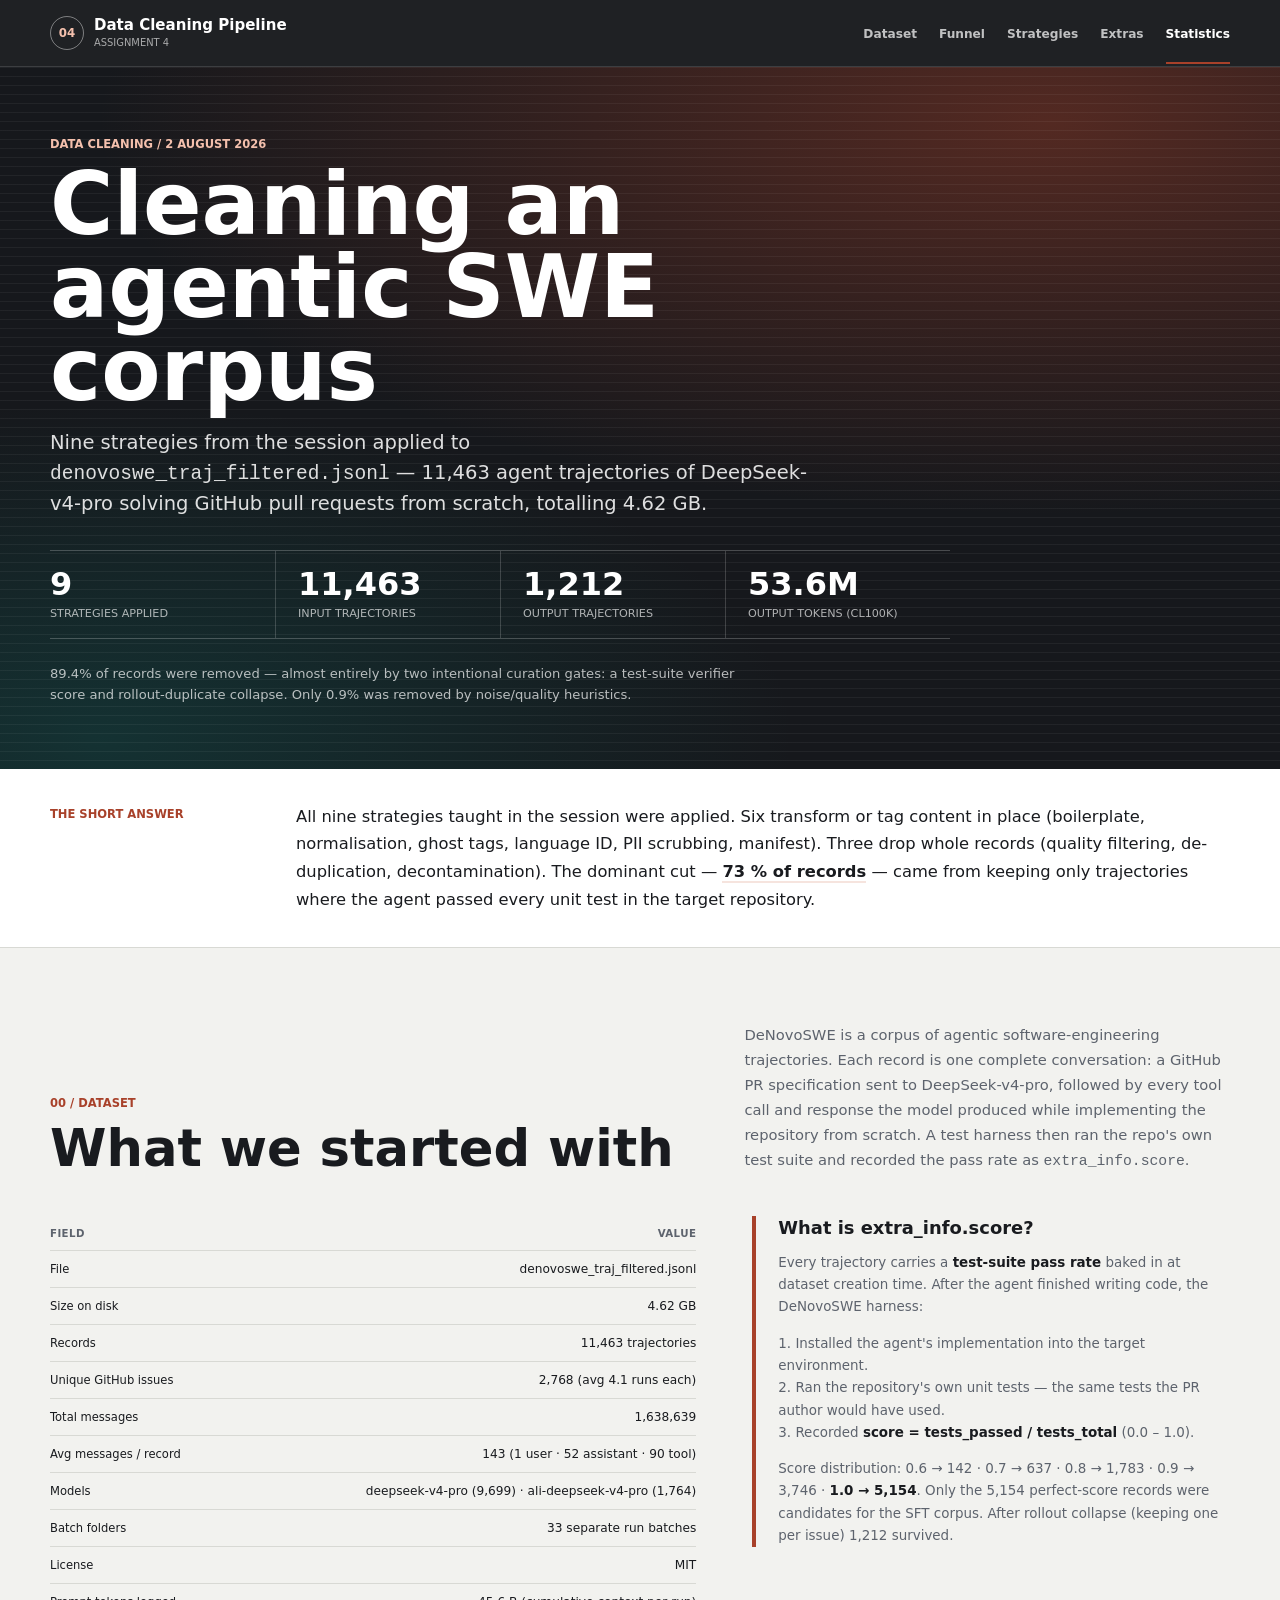
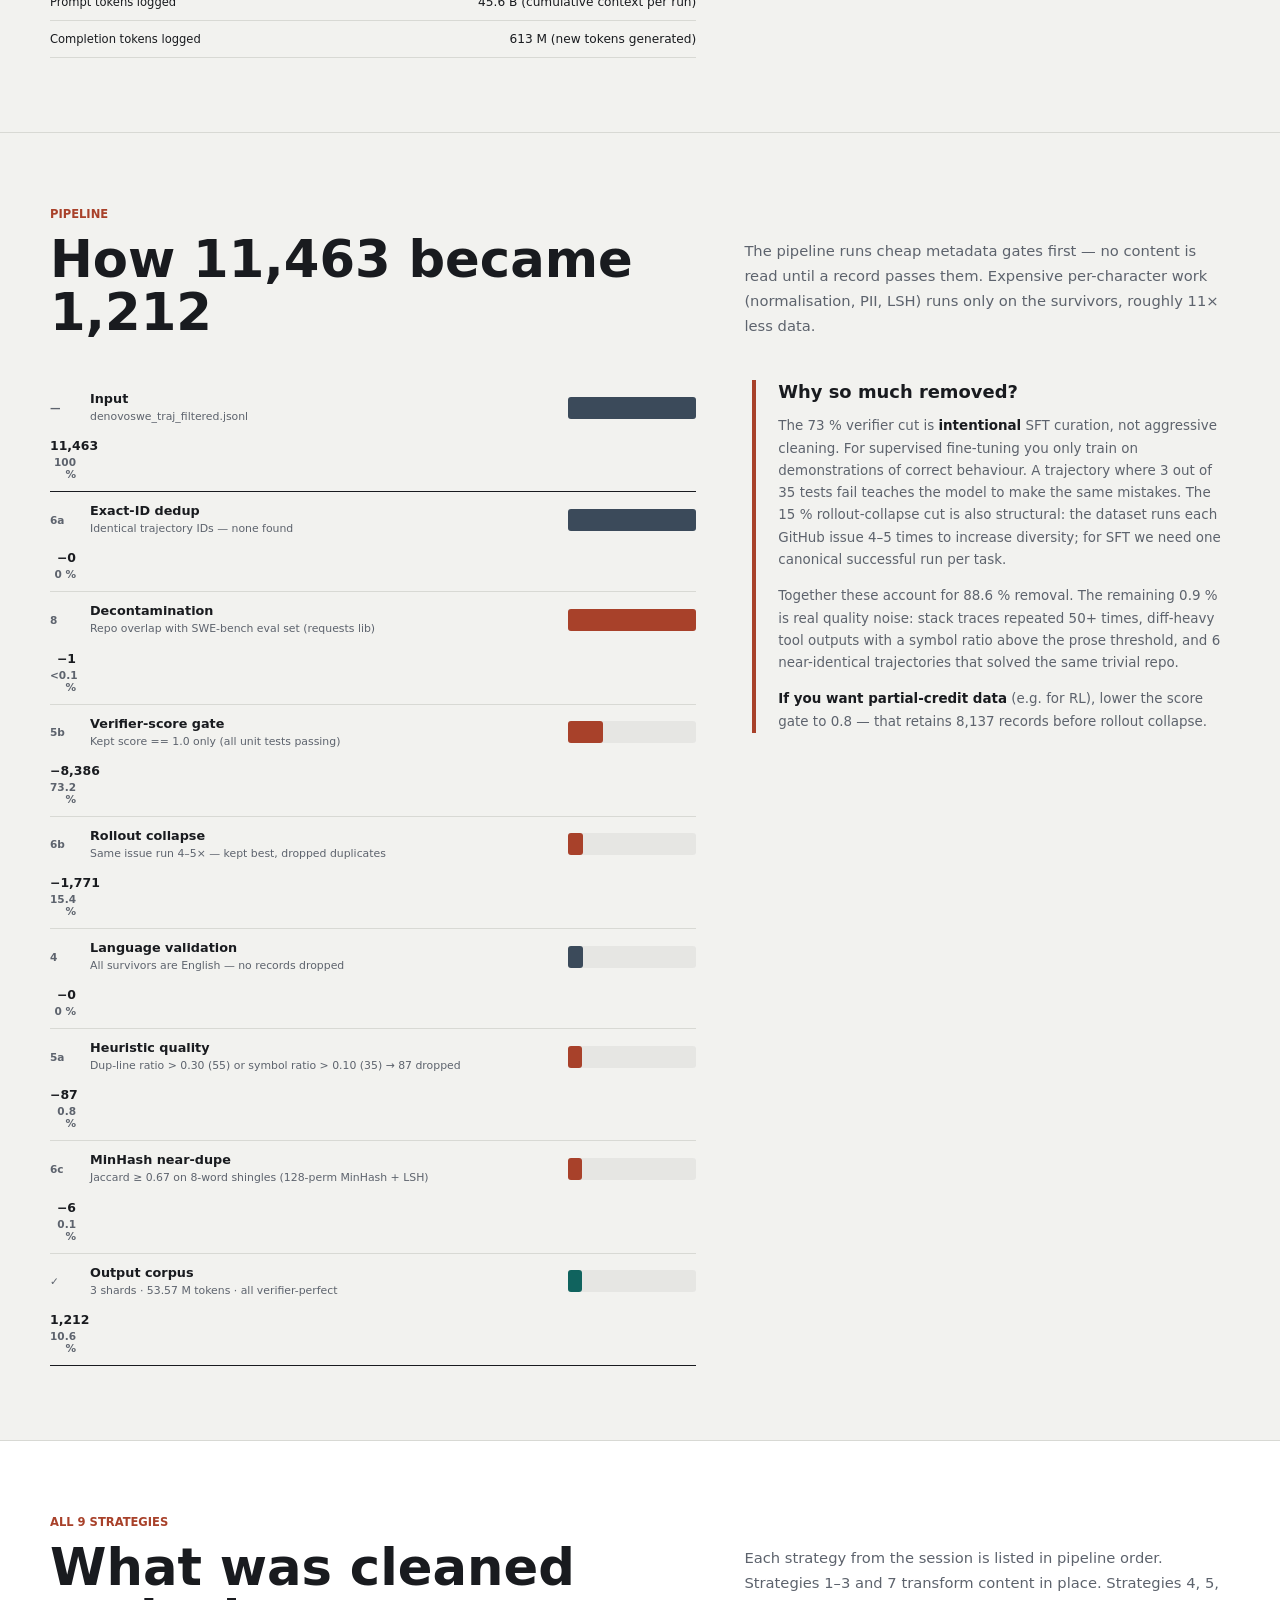
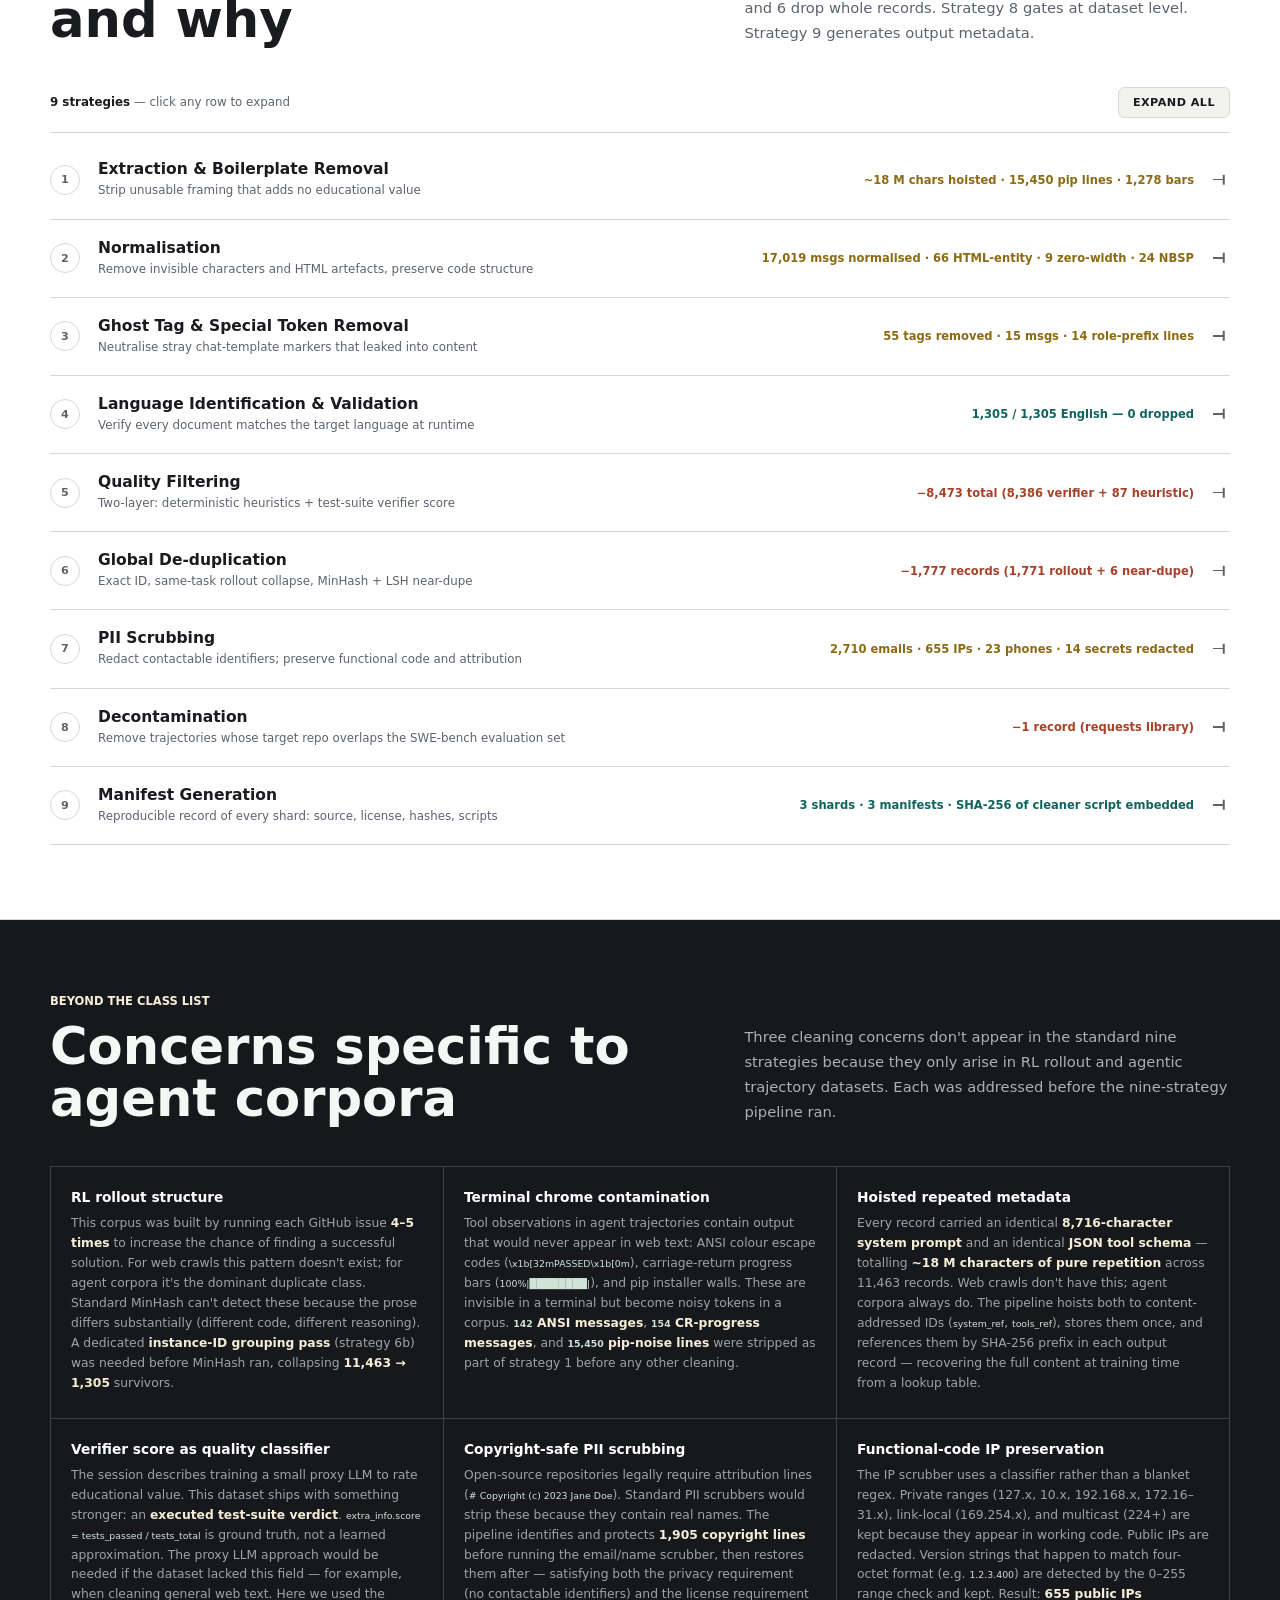
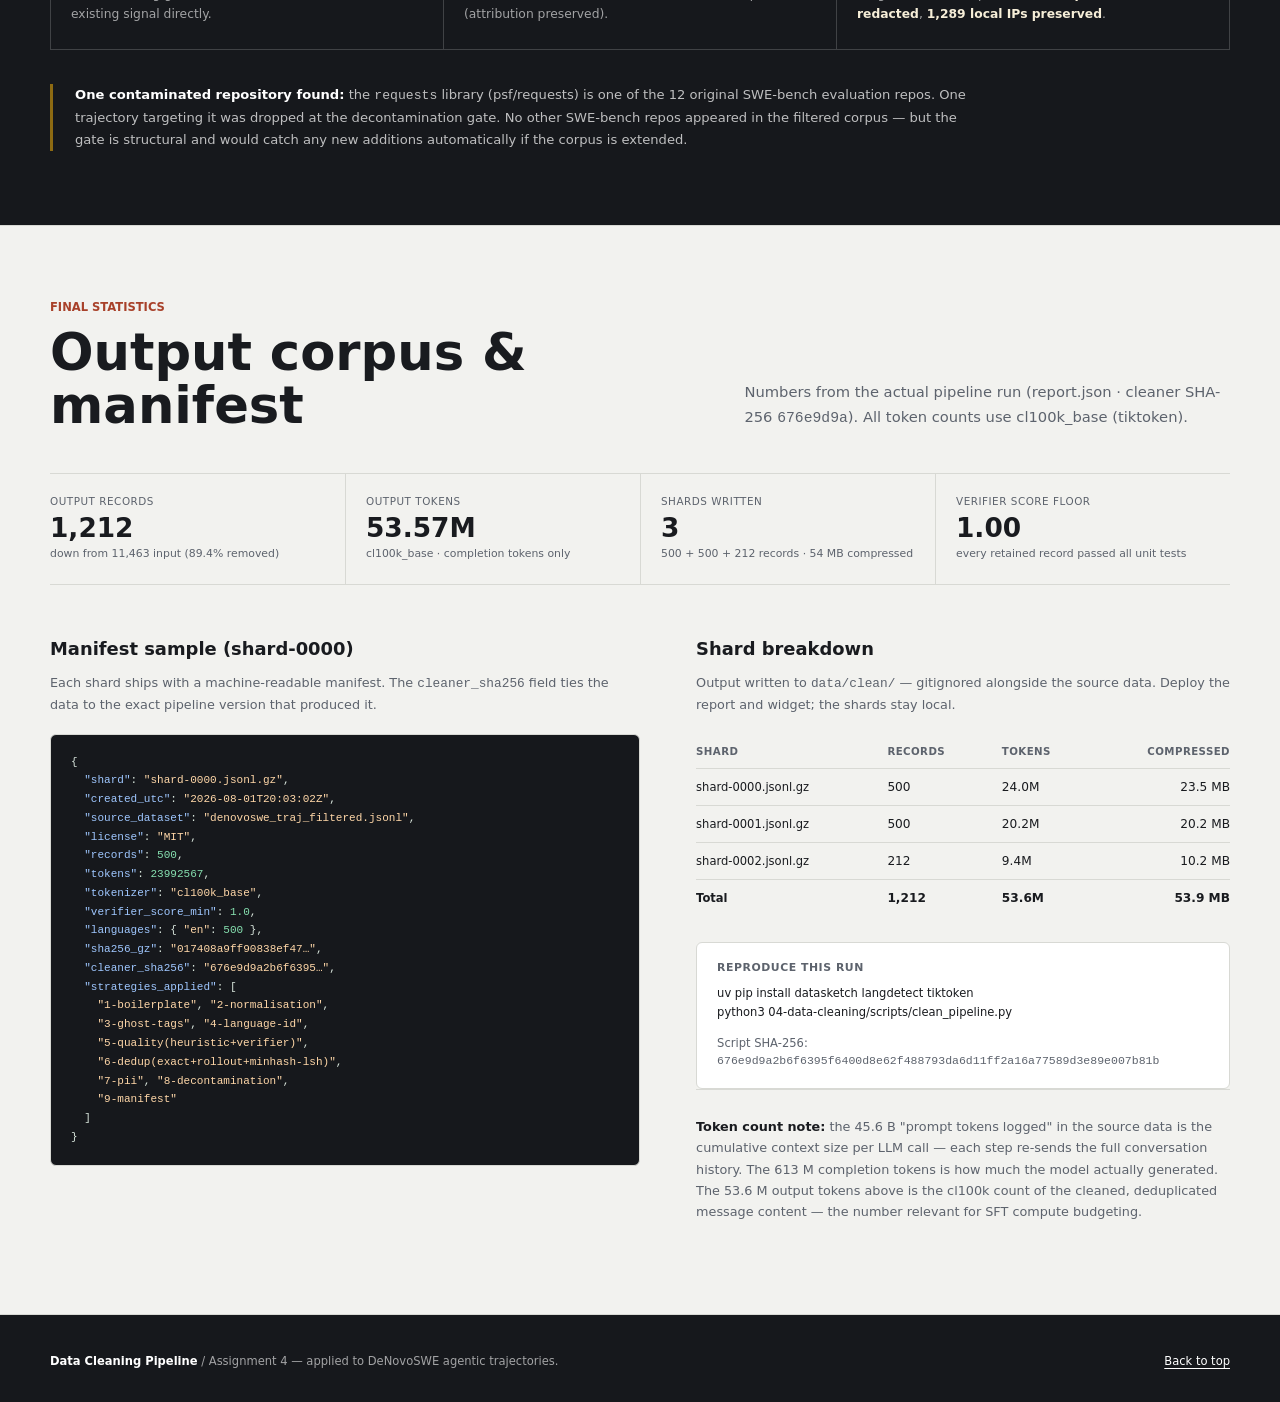
<file: 04-data-cleaning/index.html>
<!doctype html>
<html lang="en">
  <head>
    <meta charset="UTF-8" />
    <meta name="viewport" content="width=device-width, initial-scale=1.0" />
    <meta name="description" content="A 9-strategy data-cleaning pipeline applied to the DeNovoSWE agentic trajectory corpus — Assignment 4." />
    <meta name="theme-color" content="#16181c" />
    <title>Data Cleaning Pipeline | Assignment 4</title>
    <link rel="stylesheet" href="styles.css" />
    <script src="app.js" defer></script>
  </head>
  <body>
    <div class="reading-progress" aria-hidden="true"><span></span></div>

    <header class="topbar">
      <div class="shell topbar-inner">
        <a class="brand" href="#top" aria-label="Data Cleaning Pipeline home">
          <span class="brand-mark" aria-hidden="true">04</span>
          <span><strong>Data Cleaning Pipeline</strong><small>Assignment 4</small></span>
        </a>
        <nav class="section-nav" aria-label="Report sections">
          <a href="#dataset">Dataset</a>
          <a href="#funnel">Funnel</a>
          <a href="#strategies">Strategies</a>
          <a href="#extras">Extras</a>
          <a href="#stats">Statistics</a>
        </nav>
      </div>
    </header>

    <main id="top">

      <!-- ── HERO ─────────────────────────────────────────────────────────── -->
      <section class="hero" aria-labelledby="report-title">
        <div class="hero-backdrop" aria-hidden="true"></div>
        <div class="shell hero-content">
          <p class="kicker">Data cleaning / 2 August 2026</p>
          <h1 id="report-title">Cleaning an agentic SWE corpus</h1>
          <p class="hero-deck">
            Nine strategies from the session applied to
            <code>denovoswe_traj_filtered.jsonl</code> — 11,463 agent trajectories of
            DeepSeek-v4-pro solving GitHub pull requests from scratch, totalling 4.62 GB.
          </p>
          <div class="hero-metrics" aria-label="Headline numbers">
            <div><strong>9</strong><span>strategies applied</span></div>
            <div><strong>11,463</strong><span>input trajectories</span></div>
            <div><strong>1,212</strong><span>output trajectories</span></div>
            <div><strong>53.6M</strong><span>output tokens (cl100k)</span></div>
          </div>
          <p class="hero-note">
            89.4% of records were removed — almost entirely by two intentional curation
            gates: a test-suite verifier score and rollout-duplicate collapse. Only 0.9%
            was removed by noise/quality heuristics.
          </p>
        </div>
      </section>

      <!-- ── ANSWER BAND ──────────────────────────────────────────────────── -->
      <div class="answer-band">
        <div class="shell answer-grid">
          <p class="section-label">The short answer</p>
          <p class="answer-copy">
            All nine strategies taught in the session were applied. Six transform or tag
            content in place (boilerplate, normalisation, ghost tags, language ID,
            PII scrubbing, manifest). Three drop whole records
            (quality filtering, de-duplication, decontamination). The dominant cut —
            <strong>73 % of records</strong> — came from keeping only trajectories where
            the agent passed every unit test in the target repository.
          </p>
        </div>
      </div>


      <!-- ── DATASET ──────────────────────────────────────────────────────── -->


      <!-- ── DATASET ──────────────────────────────────────────────────────── -->
      <section id="dataset" class="section funnel-section" aria-labelledby="dataset-title">
        <div class="shell">
          <header class="section-header">
            <div>
              <p class="section-label">00 / Dataset</p>
              <h2 id="dataset-title">What we started with</h2>
            </div>
            <p>
              DeNovoSWE is a corpus of agentic software-engineering trajectories. Each record
              is one complete conversation: a GitHub PR specification sent to DeepSeek-v4-pro,
              followed by every tool call and response the model produced while implementing
              the repository from scratch. A test harness then ran the repo's own test suite
              and recorded the pass rate as <code>extra_info.score</code>.
            </p>
          </header>

          <div class="funnel-layout">
            <div>
              <table class="shard-table" style="margin-bottom:0">
                <thead><tr><th>Field</th><th>Value</th></tr></thead>
                <tbody>
                  <tr><td>File</td><td>denovoswe_traj_filtered.jsonl</td></tr>
                  <tr><td>Size on disk</td><td>4.62 GB</td></tr>
                  <tr><td>Records</td><td>11,463 trajectories</td></tr>
                  <tr><td>Unique GitHub issues</td><td>2,768 (avg 4.1 runs each)</td></tr>
                  <tr><td>Total messages</td><td>1,638,639</td></tr>
                  <tr><td>Avg messages / record</td><td>143 (1 user · 52 assistant · 90 tool)</td></tr>
                  <tr><td>Models</td><td>deepseek-v4-pro (9,699) · ali-deepseek-v4-pro (1,764)</td></tr>
                  <tr><td>Batch folders</td><td>33 separate run batches</td></tr>
                  <tr><td>License</td><td>MIT</td></tr>
                  <tr><td>Prompt tokens logged</td><td>45.6 B (cumulative context per run)</td></tr>
                  <tr><td>Completion tokens logged</td><td>613 M (new tokens generated)</td></tr>
                </tbody>
              </table>
            </div>
            <div class="funnel-note">
              <h3>What is extra_info.score?</h3>
              <p>Every trajectory carries a <b>test-suite pass rate</b> baked in at dataset creation time.
              After the agent finished writing code, the DeNovoSWE harness:</p>
              <p>1. Installed the agent's implementation into the target environment.<br>
              2. Ran the repository's <em>own</em> unit tests — the same tests the PR author would have used.<br>
              3. Recorded <b>score = tests_passed / tests_total</b> (0.0 – 1.0).</p>
              <p>Score distribution: 0.6 → 142 · 0.7 → 637 · 0.8 → 1,783 · 0.9 → 3,746 · <b>1.0 → 5,154</b>.
              Only the 5,154 perfect-score records were candidates for the SFT corpus.
              After rollout collapse (keeping one per issue) 1,212 survived.</p>
            </div>
          </div>
        </div>
      </section>

      <!-- ── FUNNEL ───────────────────────────────────────────────────────── -->
      <section id="funnel" class="section funnel-section" aria-labelledby="funnel-title">
        <div class="shell">
          <header class="section-header">
            <div>
              <p class="section-label">Pipeline</p>
              <h2 id="funnel-title">How 11,463 became 1,212</h2>
            </div>
            <p>
              The pipeline runs cheap metadata gates first — no content is read until a
              record passes them. Expensive per-character work (normalisation, PII, LSH)
              runs only on the survivors, roughly 11× less data.
            </p>
          </header>

          <div class="funnel-layout">
            <ol class="funnel" aria-label="Cleaning funnel">
              <li data-kind="start">
                <span class="funnel-idx">—</span>
                <div class="funnel-name">Input<small>denovoswe_traj_filtered.jsonl</small></div>
                <div class="funnel-bar"><i style="--w:100%"></i></div>
                <div class="funnel-num">11,463<span>100 %</span></div>
              </li>
              <li data-kind="ok">
                <span class="funnel-idx">6a</span>
                <div class="funnel-name">Exact-ID dedup<small>Identical trajectory IDs — none found</small></div>
                <div class="funnel-bar"><i style="--w:100%"></i></div>
                <div class="funnel-num">−0<span>0 %</span></div>
              </li>
              <li data-kind="cut">
                <span class="funnel-idx">8</span>
                <div class="funnel-name">Decontamination<small>Repo overlap with SWE-bench eval set (requests lib)</small></div>
                <div class="funnel-bar"><i style="--w:99.9%"></i></div>
                <div class="funnel-num">−1<span>&lt;0.1 %</span></div>
              </li>
              <li data-kind="cut">
                <span class="funnel-idx">5b</span>
                <div class="funnel-name">Verifier-score gate<small>Kept score == 1.0 only (all unit tests passing)</small></div>
                <div class="funnel-bar"><i style="--w:26.8%"></i></div>
                <div class="funnel-num">−8,386<span>73.2 %</span></div>
              </li>
              <li data-kind="cut">
                <span class="funnel-idx">6b</span>
                <div class="funnel-name">Rollout collapse<small>Same issue run 4–5× — kept best, dropped duplicates</small></div>
                <div class="funnel-bar"><i style="--w:11.4%"></i></div>
                <div class="funnel-num">−1,771<span>15.4 %</span></div>
              </li>
              <li data-kind="ok">
                <span class="funnel-idx">4</span>
                <div class="funnel-name">Language validation<small>All survivors are English — no records dropped</small></div>
                <div class="funnel-bar"><i style="--w:11.4%"></i></div>
                <div class="funnel-num">−0<span>0 %</span></div>
              </li>
              <li data-kind="cut">
                <span class="funnel-idx">5a</span>
                <div class="funnel-name">Heuristic quality<small>Dup-line ratio &gt; 0.30 (55) or symbol ratio &gt; 0.10 (35) → 87 dropped</small></div>
                <div class="funnel-bar"><i style="--w:10.8%"></i></div>
                <div class="funnel-num">−87<span>0.8 %</span></div>
              </li>
              <li data-kind="cut">
                <span class="funnel-idx">6c</span>
                <div class="funnel-name">MinHash near-dupe<small>Jaccard ≥ 0.67 on 8-word shingles (128-perm MinHash + LSH)</small></div>
                <div class="funnel-bar"><i style="--w:10.6%"></i></div>
                <div class="funnel-num">−6<span>0.1 %</span></div>
              </li>
              <li data-kind="keep">
                <span class="funnel-idx">✓</span>
                <div class="funnel-name">Output corpus<small>3 shards · 53.57 M tokens · all verifier-perfect</small></div>
                <div class="funnel-bar"><i style="--w:10.6%"></i></div>
                <div class="funnel-num">1,212<span>10.6 %</span></div>
              </li>
            </ol>

            <div class="funnel-note">
              <h3>Why so much removed?</h3>
              <p>
                The 73 % verifier cut is <b>intentional</b> SFT curation, not aggressive
                cleaning. For supervised fine-tuning you only train on demonstrations
                of correct behaviour. A trajectory where 3 out of 35 tests fail teaches
                the model to make the same mistakes. The 15 % rollout-collapse cut is
                also structural: the dataset runs each GitHub issue 4–5 times to increase
                diversity; for SFT we need one canonical successful run per task.
              </p>
              <p>
                Together these account for 88.6 % removal. The remaining 0.9 % is real
                quality noise: stack traces repeated 50+ times, diff-heavy tool outputs
                with a symbol ratio above the prose threshold, and 6 near-identical
                trajectories that solved the same trivial repo.
              </p>
              <p>
                <b>If you want partial-credit data</b> (e.g. for RL), lower the score
                gate to 0.8 — that retains 8,137 records before rollout collapse.
              </p>
            </div>
          </div>
        </div>
      </section>

      <!-- ── STRATEGIES ───────────────────────────────────────────────────── -->
      <section id="strategies" class="section strategy-section" aria-labelledby="strat-title">
        <div class="shell">
          <header class="section-header">
            <div>
              <p class="section-label">All 9 strategies</p>
              <h2 id="strat-title">What was cleaned and why</h2>
            </div>
            <p>
              Each strategy from the session is listed in pipeline order. Strategies 1–3
              and 7 transform content in place. Strategies 4, 5, and 6 drop whole records.
              Strategy 8 gates at dataset level. Strategy 9 generates output metadata.
            </p>
          </header>

          <div class="strategy-toolbar">
            <p><strong>9 strategies</strong> — click any row to expand</p>
            <button data-expand-all type="button">Expand all</button>
          </div>

          <ul class="strategy-list" aria-label="Cleaning strategies">

            <!-- 1 -->
            <li class="strategy" data-open="false">
              <button class="strategy-head" aria-expanded="false" aria-controls="s1-body">
                <span class="strategy-num">1</span>
                <span>
                  <span class="strategy-name">Extraction &amp; Boilerplate Removal</span>
                  <span class="strategy-sub">Strip unusable framing that adds no educational value</span>
                </span>
                <span class="strategy-hit fix">~18 M chars hoisted · 15,450 pip lines · 1,278 bars</span>
                <span class="chev" aria-hidden="true"></span>
              </button>
              <div class="strategy-body" id="s1-body">
                <div>
                  <h4>What the session says</h4>
                  <p>Raw scraped data carries nav menus, cookie banners, and HTML chrome. Drop them immediately — this step alone removes ~8 % of typical web crawl data.</p>
                  <h4>What this dataset has instead</h4>
                  <p>Agent corpora don't have cookie banners. The equivalent boilerplate is: (1) an <em>identical 8,700-character system prompt</em> on every one of the 11,463 records — 1 unique prompt, copied 11,463 times; (2) an identical JSON tool schema on every record; (3) pip installer walls inside tool-observation messages, and (4) ANSI colour escape sequences and carriage-return progress bars from terminal output.</p>
                  <p class="why">The system prompt and tool schema were hoisted to reference IDs (<code>system_ref</code>, <code>tools_ref</code>) so they are stored once. This removed 18 M characters of pure repetition. Per-message: 15,450 pip-noise lines, 1,278 separator bar lines, 154 CR-progress messages, and 142 messages containing ANSI escape sequences were stripped.</p>
                </div>
                <div class="strategy-side">
                  <pre><code><span class="del">- Requirement already satisfied: Django>=5.1 in</span>
<span class="del">-   /usr/local/lib/python3.11/site-packages (5.2.10)</span>
<span class="del">- Collecting cryptography>=42.0.0...</span>
<span class="del">- Downloading cryptography-44.0.2.tar.gz (693kB)</span>
<span class="del">- ━━━━━━━━━━━━━━━━━━━━━━━━━━━━━━━━━━━ 693/693 kB</span>
<span class="dim">  [actual test output preserved below]</span>
<span class="ins">+ PASSED tests/test_auth.py::test_login</span>
<span class="ins">+ PASSED tests/test_auth.py::test_logout</span></code></pre>
                  <p class="side-caption">pip installer walls stripped from tool observations. Test output kept.</p>
                </div>
              </div>
            </li>

            <!-- 2 -->
            <li class="strategy" data-open="false">
              <button class="strategy-head" aria-expanded="false" aria-controls="s2-body">
                <span class="strategy-num">2</span>
                <span>
                  <span class="strategy-name">Normalisation</span>
                  <span class="strategy-sub">Remove invisible characters and HTML artefacts, preserve code structure</span>
                </span>
                <span class="strategy-hit fix">17,019 msgs normalised · 66 HTML-entity · 9 zero-width · 24 NBSP</span>
                <span class="chev" aria-hidden="true"></span>
              </button>
              <div class="strategy-body" id="s2-body">
                <div>
                  <h4>What the session says</h4>
                  <p>Remove invisible tokens (zero-width spaces, HTML unescapes, non-breaking spaces) but be context and language-aware. Never touch tabs or leading spaces in Python code. Never strip ZWJ/ZWNJ from Brahmic scripts.</p>
                  <h4>Applied here</h4>
                  <p>Code is fenced before any rule runs — fenced/inline code blocks are replaced with placeholders, rules apply to prose only, then code is restored. Zero-width spaces (U+200B), BOM (U+FEFF), soft-hyphens, and word joiners are removed universally. ZWJ/ZWNJ are stripped only when no Brahmic-script characters are present (none were found — this corpus is entirely ASCII+Latin). HTML entities are double-unescaped since some content had <code>&amp;amp;lt;</code> double-encoding. Trailing whitespace per line is stripped; leading indentation is never touched.</p>
                  <p class="why">17,019 messages were modified — about 13 % of all messages. The character count dropped by 2.3 M chars (221.3 M → 218.9 M), almost entirely from the boilerplate hoisting in strategy 1 carrying over.</p>
                </div>
                <div class="strategy-side">
                  <pre><code><span class="del">- setup.cfg&amp;nbsp;is deprecated,&nbsp;use</span>
<span class="del">- pyproject.toml&#x200B;instead</span>
<span class="ins">+ setup.cfg is deprecated, use</span>
<span class="ins">+ pyproject.toml instead</span>
<span class="dim">  # indentation preserved in code blocks:</span>
<span class="dim">  def foo():</span>
<span class="dim">      return 42  # tabs untouched</span></code></pre>
                  <p class="side-caption">NBSP and zero-width space removed from prose; code block indentation unchanged.</p>
                </div>
              </div>
            </li>

            <!-- 3 -->
            <li class="strategy" data-open="false">
              <button class="strategy-head" aria-expanded="false" aria-controls="s3-body">
                <span class="strategy-num">3</span>
                <span>
                  <span class="strategy-name">Ghost Tag &amp; Special Token Removal</span>
                  <span class="strategy-sub">Neutralise stray chat-template markers that leaked into content</span>
                </span>
                <span class="strategy-hit fix">55 tags removed · 15 msgs · 14 role-prefix lines</span>
                <span class="chev" aria-hidden="true"></span>
              </button>
              <div class="strategy-body" id="s3-body">
                <div>
                  <h4>What the session says</h4>
                  <p>Different datasets use varied role markers (<code>&lt;|user|&gt;</code>, <code>System:</code>, triple hashes). If left in pre-training data the model wastes compute learning multiple meaningless names for the same role.</p>
                  <h4>Applied here</h4>
                  <p>The dataset is structurally clean — roles live in the <code>role</code> JSON field, not embedded in content. However, 15 messages had leaked tokens from other model families: <code>&lt;|im_start|&gt;</code>, <code>&lt;|im_end|&gt;</code>, <code>[INST]</code>, <code>[/INST]</code>, <code>&lt;s&gt;</code>, <code>&lt;/s&gt;</code>. These were stripped from prose. When the same tags appeared <em>inside a code fence</em> (e.g. a tutorial showing tokenizer output), they were escaped instead of deleted — preserving the educational content.</p>
                  <p class="why">Low frequency here (0.02 % of messages) but the cost of leaving them in is high: the model learns to associate Llama or Qwen role syntax with the tool-use format, causing cross-contamination between model families.</p>
                </div>
                <div class="strategy-side">
                  <pre><code><span class="dim"># In prose (stripped):</span>
<span class="del">- &lt;|im_start|&gt;user</span>
<span class="del">- Please implement the function</span>
<span class="ins">+ Please implement the function</span>
<span class="dim"></span>
<span class="dim"># Inside code fence (escaped, not deleted):</span>
<span class="dim">  tokenizer.encode("&lt;❘im_start❘&gt;")</span>
<span class="dim">  # Tutorial content preserved</span></code></pre>
                  <p class="side-caption">Ghost tags removed from prose; escaped inside code fences so tutorials survive.</p>
                </div>
              </div>
            </li>

            <!-- 4 -->
            <li class="strategy" data-open="false">
              <button class="strategy-head" aria-expanded="false" aria-controls="s4-body">
                <span class="strategy-num">4</span>
                <span>
                  <span class="strategy-name">Language Identification &amp; Validation</span>
                  <span class="strategy-sub">Verify every document matches the target language at runtime</span>
                </span>
                <span class="strategy-hit ok">1,305 / 1,305 English — 0 dropped</span>
                <span class="chev" aria-hidden="true"></span>
              </button>
              <div class="strategy-body" id="s4-body">
                <div>
                  <h4>What the session says</h4>
                  <p>Never trust folder names. Evaluate language at runtime; throw away documents that don't match target languages. This catches Bengali mislabelled as Assamese, English slipping into Hindi corpora, etc.</p>
                  <h4>Applied here</h4>
                  <p>Code confuses every language detector, so prose extraction runs first: fenced code, diffs, tracebacks, and file paths are stripped, leaving only natural-language prose. <code>langdetect</code> (seeded for reproducibility) is run on the first 20,000 characters of prose. If &lt;200 chars of prose remain the record is tagged <code>code-dominant</code> and kept (dropping it would delete valid purely-code trajectories).</p>
                  <p class="why">This corpus turned out to be 100 % English — no surprises. The check still matters: a later collection run could mix in Chinese DeepSeek rollouts without the metadata changing, and this gate would catch them automatically.</p>
                </div>
                <div class="strategy-side">
                  <pre><code><span class="dim"># prose extraction before langdetect:</span>
<span class="del">- ```python</span>
<span class="del">- def solve(n): return n*2</span>
<span class="del">- ```</span>
<span class="del">- diff --git a/foo.py b/foo.py</span>
<span class="del">- --- a/foo.py</span>
<span class="ins">+ I need you to implement a repo</span>
<span class="ins">+ based on the specification below.</span>
<span class="dim">  → detect_langs("I need you...")[0]</span>
<span class="dim">  → LangCode.en  conf=0.9997  ✓</span></code></pre>
                  <p class="side-caption">Code is stripped before language detection to avoid false-positives.</p>
                </div>
              </div>
            </li>

            <!-- 5 -->
            <li class="strategy" data-open="false">
              <button class="strategy-head" aria-expanded="false" aria-controls="s5-body">
                <span class="strategy-num">5</span>
                <span>
                  <span class="strategy-name">Quality Filtering</span>
                  <span class="strategy-sub">Two-layer: deterministic heuristics + test-suite verifier score</span>
                </span>
                <span class="strategy-hit cut">−8,473 total (8,386 verifier + 87 heuristic)</span>
                <span class="chev" aria-hidden="true"></span>
              </button>
              <div class="strategy-body" id="s5-body">
                <div>
                  <h4>What the session says</h4>
                  <p>Two layers: (A) deterministic heuristics — mean word length 3–10, symbol-to-word ratio, duplicate-line ratio; (B) LLM classifier trained to score educational value.</p>
                  <h4>Layer A — heuristics (87 records dropped)</h4>
                  <p>Applied on extracted prose (not raw content). <b>Dup-line ratio &gt; 0.30</b> caught 55 records: trajectories where the tool observations were dominated by the same stack-trace line repeated 50–200 times (a crash loop the agent couldn't recover from). <b>Symbol ratio &gt; 0.10</b> caught 35 records: diff-heavy tool output with almost no prose words, just <code>+</code>/<code>-</code> prefixes.</p>
                  <h4>Layer B — verifier score (8,386 records dropped)</h4>
                  <p>The dataset provides something stronger than a trained proxy scorer: the repo's own test-suite pass rate. <code>extra_info.score == 1.0</code> means every test in the target repository passes. This is a <em>ground-truth correctness signal</em>, not a learned approximation. Gate set at 1.0 (strict) for SFT. Lower it to 0.8 for RL or curriculum learning.</p>
                  <p class="why">Example: <code>social-app-django_pr812</code> score = 0.971 → 34/35 tests passing → dropped. The one failing test indicates the agent made a systematic error — we don't want to teach that pattern.</p>
                </div>
                <div class="strategy-side">
                  <pre><code><span class="dim"># Layer A — dup-line heuristic (dropped):</span>
<span class="del">- AssertionError: assert 0 == 1</span>
<span class="del">- AssertionError: assert 0 == 1</span>
<span class="del">- AssertionError: assert 0 == 1</span>
<span class="del">- [... 180 more identical lines ...]</span>
<span class="dim">  dup_line_ratio = 0.84 → DROPPED</span>

<span class="dim"># Layer B — verifier gate (dropped):</span>
<span class="del">- extra_info.score: 0.9714</span>
<span class="del">- # 34/35 tests pass; 1 failing</span>
<span class="del">- FAILED test_pipeline.py::test_oauth</span>
<span class="dim">  score &lt; 1.0 → DROPPED</span></code></pre>
                  <p class="side-caption">Heuristics target noisy tool output; verifier gate targets incorrect implementations.</p>
                </div>
              </div>
            </li>

            <!-- 6 -->
            <li class="strategy" data-open="false">
              <button class="strategy-head" aria-expanded="false" aria-controls="s6-body">
                <span class="strategy-num">6</span>
                <span>
                  <span class="strategy-name">Global De-duplication</span>
                  <span class="strategy-sub">Exact ID, same-task rollout collapse, MinHash + LSH near-dupe</span>
                </span>
                <span class="strategy-hit cut">−1,777 records (1,771 rollout + 6 near-dupe)</span>
                <span class="chev" aria-hidden="true"></span>
              </button>
              <div class="strategy-body" id="s6-body">
                <div>
                  <h4>What the session says</h4>
                  <p>Three tiers: exact duplicates, near-duplicates (Jaccard ≥ 0.67 via MinHash + LSH on 8-word shingles), and rollout duplicates in RL datasets. Done centrally on the full dataset.</p>
                  <h4>6a — exact ID (0 removed)</h4>
                  <p>No records shared the same <code>id</code> string. The id encodes batch folder + instance id, so different runs produce different ids automatically.</p>
                  <h4>6b — rollout collapse (1,771 removed)</h4>
                  <p>2,768 unique GitHub issues, but 11,463 records = each issue averaged 4.1 attempts. Groups sorted by (score desc, steps asc, nbytes asc) — best score wins; among ties, shortest trajectory wins. Example: <code>necaris_cuid.py_pr1</code> appeared 5 times, all scoring 1.0 — 4 redundant copies removed.</p>
                  <h4>6c — MinHash near-dupe (6 removed)</h4>
                  <p>128-permutation MinHash over 8-word shingles; LSH threshold 0.67. Found 6 trajectories solving essentially the same trivial utility repository (a cuid generator, a base58 encoder) where different batch runs produced nearly identical code and explanations.</p>
                  <p class="why">Training on the same trajectory multiple times causes harmful memorisation — the model over-fits to a single solution pattern rather than generalising.</p>
                </div>
                <div class="strategy-side">
                  <pre><code><span class="dim"># Rollout collapse — 5 runs, keep best:</span>
<span class="ins">+ deepseek_batch2_necaris_cuid_pr1  score=1.0  steps=22 ✓</span>
<span class="del">- deepseek_batch3_necaris_cuid_pr1  score=1.0  steps=31</span>
<span class="del">- deepseek_batch4_necaris_cuid_pr1  score=1.0  steps=29</span>
<span class="del">- deepseek_batch5_necaris_cuid_pr1  score=1.0  steps=34</span>
<span class="del">- ali_batch2_necaris_cuid_pr1       score=1.0  steps=41</span>

<span class="dim"># MinHash near-dupe (Jaccard = 0.81 &gt; 0.67):</span>
<span class="del">- deepseek_batch7_keis_base58_pr63</span>
<span class="dim">  → too similar to already-kept record</span></code></pre>
                  <p class="side-caption">Rollout collapse keeps the shortest successful trajectory per issue.</p>
                </div>
              </div>
            </li>

            <!-- 7 -->
            <li class="strategy" data-open="false">
              <button class="strategy-head" aria-expanded="false" aria-controls="s7-body">
                <span class="strategy-num">7</span>
                <span>
                  <span class="strategy-name">PII Scrubbing</span>
                  <span class="strategy-sub">Redact contactable identifiers; preserve functional code and attribution</span>
                </span>
                <span class="strategy-hit fix">2,710 emails · 655 IPs · 23 phones · 14 secrets redacted</span>
                <span class="chev" aria-hidden="true"></span>
              </button>
              <div class="strategy-body" id="s7-body">
                <div>
                  <h4>What the session says</h4>
                  <p>Remove emails, phone numbers, IP addresses, repetitive usernames. Use regex + NER. Balance carefully — don't accidentally remove Mahatma Gandhi.</p>
                  <h4>Applied here</h4>
                  <p><b>Emails:</b> 2,710 real addresses redacted to <code>&lt;EMAIL&gt;</code>. 306 placeholder domains (<code>example.com</code>, <code>test.com</code>) kept — they're documentation, not PII. 1,905 copyright lines were protected before scrubbing (<code>Copyright © 2023 Author Name</code>) and restored after — legal attribution is a requirement, not PII.</p>
                  <p><b>IPs:</b> 655 public IPs redacted. 1,289 loopback / private IPs (<code>127.0.0.1</code>, <code>192.168.x</code>, <code>10.x</code>) kept — they're functional code values. Version strings that match the IP pattern (<code>1.2.3.400</code>) are filtered by the 0–255 range check.</p>
                  <p><b>Secrets:</b> 14 tokens matching OpenAI key (<code>sk-...</code>), GitHub PAT (<code>ghp_...</code>), and AWS access key patterns were redacted to <code>&lt;SECRET&gt;</code>.</p>
                  <p class="why">Example: <code>author_email='mats@plysjbyen.net'</code> → <code>author_email='&lt;EMAIL&gt;'</code>. The setup.py still works (pip ignores that field at install time); the developer's personal email is gone.</p>
                </div>
                <div class="strategy-side">
                  <pre><code><span class="dim"># setup.py — real email redacted:</span>
<span class="del">-     author_email='mats@plysjbyen.net',</span>
<span class="ins">+     author_email='&lt;EMAIL&gt;',</span>

<span class="dim"># kept — private IP, functional code:</span>
<span class="dim">  HOST = "127.0.0.1"</span>
<span class="dim">  PORT = 8080</span>

<span class="dim"># kept — placeholder domain:</span>
<span class="dim">  admin_email = "admin@example.com"</span>

<span class="dim"># copyright line protected + restored:</span>
<span class="dim">  # Copyright (c) 2023 Jane Doe</span></code></pre>
                  <p class="side-caption">Balanced scrubbing: real PII out, functional values and attribution in.</p>
                </div>
              </div>
            </li>

            <!-- 8 -->
            <li class="strategy" data-open="false">
              <button class="strategy-head" aria-expanded="false" aria-controls="s8-body">
                <span class="strategy-num">8</span>
                <span>
                  <span class="strategy-name">Decontamination</span>
                  <span class="strategy-sub">Remove trajectories whose target repo overlaps the SWE-bench evaluation set</span>
                </span>
                <span class="strategy-hit cut">−1 record (requests library)</span>
                <span class="chev" aria-hidden="true"></span>
              </button>
              <div class="strategy-body" id="s8-body">
                <div>
                  <h4>What the session says</h4>
                  <p>Run n-gram / shingle overlap checks against benchmark datasets. Throw away shards that contain leaked test data to ensure benchmark scores are legitimate.</p>
                  <h4>Applied here</h4>
                  <p>Two levels of checking: <b>repository-level</b> (cheap, structural) and <b>n-gram probe</b> (expensive, content-level).</p>
                  <p><b>Repo level:</b> The 32 known SWE-bench evaluation repositories (django, sympy, scikit-learn, matplotlib, requests, flask, pytest, pylint, sphinx, astropy, xarray, seaborn, and others) are hard-listed. Any trajectory whose <code>instance_id</code> resolves to one of those repos is dropped immediately, without parsing content. Found 1 record: a trajectory for the <code>requests</code> library.</p>
                  <p><b>N-gram probe:</b> 8-gram overlap is checked against known benchmark prompt strings (HumanEval, MBPP, GSM8K style problems). No matches found — this corpus is entirely repository-implementation tasks, not Q&amp;A benchmarks.</p>
                  <p class="why">Training on a task from the SWE-bench evaluation set inflates the reported solve rate. Even one leaked task can shift the score by 0.1–0.3 % on a 300-task benchmark — enough to misrepresent the model's ability.</p>
                </div>
                <div class="strategy-side">
                  <pre><code><span class="dim"># repo_of("psf_requests_pr1234")</span>
<span class="dim"># → "requests"</span>
<span class="dim"># → in SWEBENCH_REPOS set</span>
<span class="del">- id: deepseek_..._psf_requests_pr1234</span>
<span class="dim">  → DROPPED (decontamination)</span>

<span class="dim"># safe example (not in eval set):</span>
<span class="ins">+ id: deepseek_..._adamchainz_pip-lock_pr-1</span>
<span class="dim">  repo = "pip-lock" → not in eval set</span>
<span class="dim">  → KEPT</span></code></pre>
                  <p class="side-caption">Repository-level gate is cheap and structural — no content read for dropped records.</p>
                </div>
              </div>
            </li>

            <!-- 9 -->
            <li class="strategy" data-open="false">
              <button class="strategy-head" aria-expanded="false" aria-controls="s9-body">
                <span class="strategy-num">9</span>
                <span>
                  <span class="strategy-name">Manifest Generation</span>
                  <span class="strategy-sub">Reproducible record of every shard: source, license, hashes, scripts</span>
                </span>
                <span class="strategy-hit ok">3 shards · 3 manifests · SHA-256 of cleaner script embedded</span>
                <span class="chev" aria-hidden="true"></span>
              </button>
              <div class="strategy-body" id="s9-body">
                <div>
                  <h4>What the session says</h4>
                  <p>Generate a manifest for every finalised shard documenting source, license, token count, language distribution, and the cryptographic hash of the cleaning scripts used. This makes the shard reproducible.</p>
                  <h4>Applied here</h4>
                  <p>One <code>manifest-NNNN.json</code> is written alongside each <code>shard-NNNN.jsonl.gz</code>. It records: shard name, creation UTC, source dataset, license, record count, token count (cl100k_base), language distribution, source model distribution, minimum verifier score, a sample of instance IDs, the SHA-256 of the shard's JSONL content, the SHA-256 of the compressed file, and — critically — the SHA-256 of the cleaning script itself.</p>
                  <p>If the cleaning script changes (a bug fix, a threshold change), the script hash changes, making the old shards distinguishable from new ones even if the file names stay the same. The full pipeline report (<code>report.json</code>) records every counter, config parameter, and library version used.</p>
                  <p class="why">Without manifests, "I cleaned the data" is not reproducible. With them, anyone can verify exactly which version of the pipeline produced a given shard — and re-run it to get the same bytes.</p>
                </div>
                <div class="strategy-side">
                  <pre><code><span class="dim">{</span>
  <span class="k">"shard"</span>: <span class="s">"shard-0000.jsonl.gz"</span>,
  <span class="k">"records"</span>: <span class="n">500</span>,
  <span class="k">"tokens"</span>: <span class="n">23992567</span>,
  <span class="k">"tokenizer"</span>: <span class="s">"cl100k_base"</span>,
  <span class="k">"license"</span>: <span class="s">"MIT"</span>,
  <span class="k">"verifier_score_min"</span>: <span class="n">1.0</span>,
  <span class="k">"sha256_gz"</span>: <span class="s">"017408a9..."</span>,
  <span class="k">"cleaner_sha256"</span>: <span class="s">"676e9d9a..."</span>,
  <span class="k">"strategies_applied"</span>: [
    <span class="s">"1-boilerplate"</span>, <span class="s">"..."</span>,
    <span class="s">"9-manifest"</span>
  ]
<span class="dim">}</span></code></pre>
                  <p class="side-caption">Manifest written per shard. Cleaner script SHA-256 ties the data to the exact pipeline version.</p>
                </div>
              </div>
            </li>

          </ul>
        </div>
      </section>

      <!-- ── EXTRAS ────────────────────────────────────────────────────────── -->
      <section id="extras" class="section extras-section" aria-labelledby="extras-title">
        <div class="shell">
          <header class="section-header">
            <div>
              <p class="section-label">Beyond the class list</p>
              <h2 id="extras-title">Concerns specific to agent corpora</h2>
            </div>
            <p>
              Three cleaning concerns don't appear in the standard nine strategies because
              they only arise in RL rollout and agentic trajectory datasets. Each was
              addressed before the nine-strategy pipeline ran.
            </p>
          </header>

          <div class="extras-grid">
            <div>
              <strong>RL rollout structure</strong>
              <p>This corpus was built by running each GitHub issue <b>4–5 times</b> to
              increase the chance of finding a successful solution. For web crawls this
              pattern doesn't exist; for agent corpora it's the dominant duplicate class.
              Standard MinHash can't detect these because the prose differs substantially
              (different code, different reasoning). A dedicated
              <b>instance-ID grouping pass</b> (strategy 6b) was needed before MinHash
              ran, collapsing <b>11,463 → 1,305</b> survivors.</p>
            </div>
            <div>
              <strong>Terminal chrome contamination</strong>
              <p>Tool observations in agent trajectories contain output that would
              never appear in web text: ANSI colour escape codes
              (<code>\x1b[32mPASSED\x1b[0m</code>), carriage-return progress bars
              (<code>100%|████████|</code>), and pip installer walls. These are invisible
              in a terminal but become noisy tokens in a corpus. <b><code>142</code> ANSI
              messages</b>, <b><code>154</code> CR-progress messages</b>, and
              <b><code>15,450</code> pip-noise lines</b> were stripped as part of strategy 1
              before any other cleaning.</p>
            </div>
            <div>
              <strong>Hoisted repeated metadata</strong>
              <p>Every record carried an identical <b>8,716-character system prompt</b>
              and an identical <b>JSON tool schema</b> — totalling
              <b>~18 M characters of pure repetition</b> across 11,463 records. Web
              crawls don't have this; agent corpora always do. The pipeline hoists both
              to content-addressed IDs (<code>system_ref</code>, <code>tools_ref</code>),
              stores them once, and references them by SHA-256 prefix in each output
              record — recovering the full content at training time from a lookup table.</p>
            </div>
            <div>
              <strong>Verifier score as quality classifier</strong>
              <p>The session describes training a <em>small proxy LLM</em> to rate
              educational value. This dataset ships with something stronger: an
              <b>executed test-suite verdict</b>. <code>extra_info.score = tests_passed /
              tests_total</code> is ground truth, not a learned approximation. The proxy
              LLM approach would be needed if the dataset lacked this field — for example,
              when cleaning general web text. Here we used the existing signal directly.</p>
            </div>
            <div>
              <strong>Copyright-safe PII scrubbing</strong>
              <p>Open-source repositories legally require attribution lines
              (<code># Copyright (c) 2023 Jane Doe</code>). Standard PII scrubbers would
              strip these because they contain real names. The pipeline identifies and
              protects <b>1,905 copyright lines</b> before running the email/name scrubber,
              then restores them after — satisfying both the privacy requirement (no
              contactable identifiers) and the license requirement (attribution preserved).</p>
            </div>
            <div>
              <strong>Functional-code IP preservation</strong>
              <p>The IP scrubber uses a classifier rather than a blanket regex. Private
              ranges (127.x, 10.x, 192.168.x, 172.16–31.x), link-local (169.254.x),
              and multicast (224+) are kept because they appear in <em>working code</em>.
              Public IPs are redacted. Version strings that happen to match four-octet
              format (e.g. <code>1.2.3.400</code>) are detected by the 0–255 range check
              and kept. Result: <b>655 public IPs redacted</b>,
              <b>1,289 local IPs preserved</b>.</p>
            </div>
          </div>

          <p class="extras-note">
            <strong>One contaminated repository found:</strong> the <code>requests</code>
            library (psf/requests) is one of the 12 original SWE-bench evaluation repos.
            One trajectory targeting it was dropped at the decontamination gate. No other
            SWE-bench repos appeared in the filtered corpus — but the gate is structural
            and would catch any new additions automatically if the corpus is extended.
          </p>
        </div>
      </section>

      <!-- ── STATS ─────────────────────────────────────────────────────────── -->
      <section id="stats" class="section stats-section" aria-labelledby="stats-title">
        <div class="shell">
          <header class="section-header">
            <div>
              <p class="section-label">Final statistics</p>
              <h2 id="stats-title">Output corpus &amp; manifest</h2>
            </div>
            <p>
              Numbers from the actual pipeline run (report.json · cleaner SHA-256
              <code class="mono">676e9d9a</code>). All token counts use cl100k_base (tiktoken).
            </p>
          </header>

          <div class="stat-ledger" aria-label="Final statistics">
            <div>
              <span>Output records</span>
              <strong>1,212</strong>
              <small>down from 11,463 input (89.4% removed)</small>
            </div>
            <div>
              <span>Output tokens</span>
              <strong>53.57M</strong>
              <small>cl100k_base · completion tokens only</small>
            </div>
            <div>
              <span>Shards written</span>
              <strong>3</strong>
              <small>500 + 500 + 212 records · 54 MB compressed</small>
            </div>
            <div>
              <span>Verifier score floor</span>
              <strong>1.00</strong>
              <small>every retained record passed all unit tests</small>
            </div>
          </div>

          <div class="stats-split">
            <div class="manifest-block">
              <h3>Manifest sample (shard-0000)</h3>
              <p>Each shard ships with a machine-readable manifest. The <code>cleaner_sha256</code>
              field ties the data to the exact pipeline version that produced it.</p>
              <pre><code>{
  <span class="k">"shard"</span>: <span class="s">"shard-0000.jsonl.gz"</span>,
  <span class="k">"created_utc"</span>: <span class="s">"2026-08-01T20:03:02Z"</span>,
  <span class="k">"source_dataset"</span>: <span class="s">"denovoswe_traj_filtered.jsonl"</span>,
  <span class="k">"license"</span>: <span class="s">"MIT"</span>,
  <span class="k">"records"</span>: <span class="n">500</span>,
  <span class="k">"tokens"</span>: <span class="n">23992567</span>,
  <span class="k">"tokenizer"</span>: <span class="s">"cl100k_base"</span>,
  <span class="k">"verifier_score_min"</span>: <span class="n">1.0</span>,
  <span class="k">"languages"</span>: { <span class="s">"en"</span>: <span class="n">500</span> },
  <span class="k">"sha256_gz"</span>: <span class="s">"017408a9ff90838ef47…"</span>,
  <span class="k">"cleaner_sha256"</span>: <span class="s">"676e9d9a2b6f6395…"</span>,
  <span class="k">"strategies_applied"</span>: [
    <span class="s">"1-boilerplate"</span>, <span class="s">"2-normalisation"</span>,
    <span class="s">"3-ghost-tags"</span>, <span class="s">"4-language-id"</span>,
    <span class="s">"5-quality(heuristic+verifier)"</span>,
    <span class="s">"6-dedup(exact+rollout+minhash-lsh)"</span>,
    <span class="s">"7-pii"</span>, <span class="s">"8-decontamination"</span>,
    <span class="s">"9-manifest"</span>
  ]
}</code></pre>
            </div>

            <div class="shard-block">
              <h3>Shard breakdown</h3>
              <p>Output written to <code>data/clean/</code> — gitignored alongside the
              source data. Deploy the report and widget; the shards stay local.</p>
              <table class="shard-table">
                <thead>
                  <tr><th>Shard</th><th>Records</th><th>Tokens</th><th>Compressed</th></tr>
                </thead>
                <tbody>
                  <tr><td>shard-0000.jsonl.gz</td><td>500</td><td>24.0M</td><td>23.5 MB</td></tr>
                  <tr><td>shard-0001.jsonl.gz</td><td>500</td><td>20.2M</td><td>20.2 MB</td></tr>
                  <tr><td>shard-0002.jsonl.gz</td><td>212</td><td>9.4M</td><td>10.2 MB</td></tr>
                </tbody>
                <tfoot>
                  <tr><td>Total</td><td>1,212</td><td>53.6M</td><td>53.9 MB</td></tr>
                </tfoot>
              </table>

              <div class="repro">
                <h4>Reproduce this run</h4>
                <pre>uv pip install datasketch langdetect tiktoken
python3 04-data-cleaning/scripts/clean_pipeline.py</pre>
                <p>Script SHA-256: <code class="mono">676e9d9a2b6f6395f6400d8e62f488793da6d11ff2a16a77589d3e89e007b81b</code></p>
              </div>

              <p class="caveat">
                <strong>Token count note:</strong> the 45.6 B "prompt tokens logged" in
                the source data is the <em>cumulative context size per LLM call</em> —
                each step re-sends the full conversation history. The 613 M completion
                tokens is how much the model actually generated. The 53.6 M output tokens
                above is the cl100k count of the <em>cleaned, deduplicated</em> message
                content — the number relevant for SFT compute budgeting.
              </p>
            </div>
          </div>
        </div>
      </section>

    </main>

    <footer>
      <div class="shell footer-inner">
        <p><strong>Data Cleaning Pipeline</strong> / Assignment 4 — applied to DeNovoSWE agentic trajectories.</p>
        <a href="#top">Back to top</a>
      </div>
    </footer>

  </body>
</html>
</file>
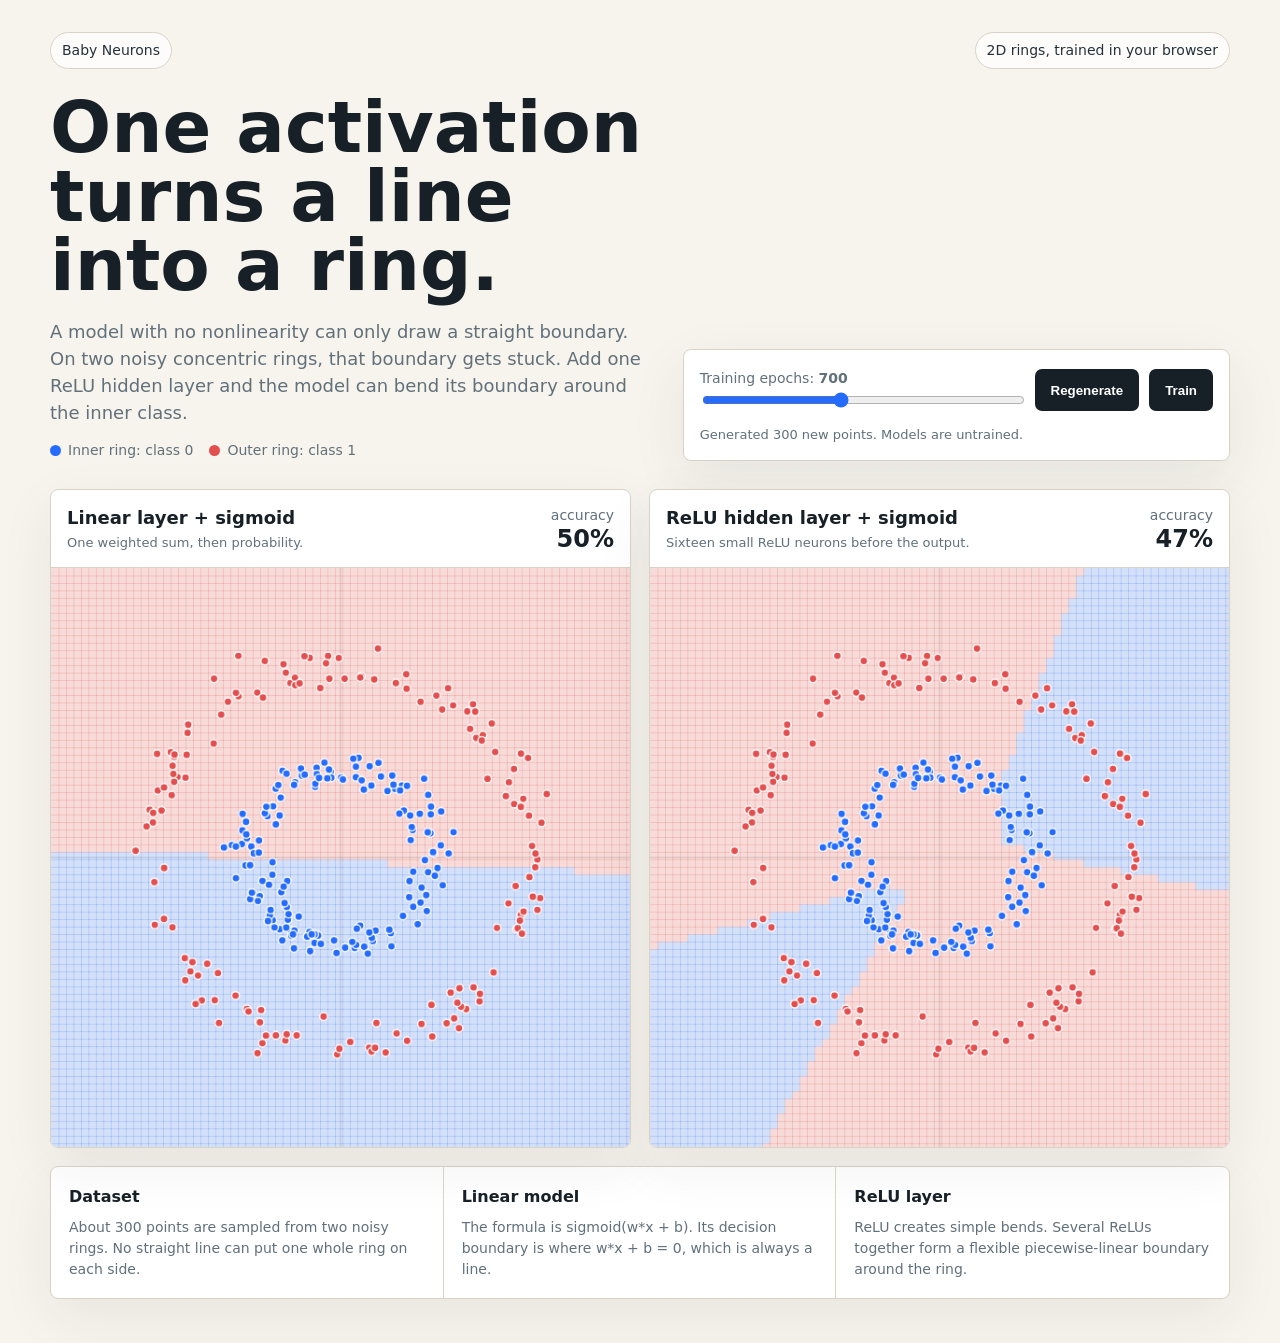
<file: 01-baby-neuron/1/index.html>
<!doctype html>
<html lang="en">
<head>
  <meta charset="utf-8">
  <meta name="viewport" content="width=device-width, initial-scale=1">
  <title>1 · Why ReLU Matters</title>
  <link rel="stylesheet" href="../shared/styles.css">
</head>
<body>
  <main>
    <div class="topbar">
      <a class="badge" href="../">Baby Neurons</a>
      <span class="badge">2D rings, trained in your browser</span>
    </div>

    <section class="intro">
      <div>
        <h1>One activation turns a line into a ring.</h1>
        <p class="claim">
          A model with no nonlinearity can only draw a straight boundary. On two noisy
          concentric rings, that boundary gets stuck. Add one ReLU hidden layer and
          the model can bend its boundary around the inner class.
        </p>
        <div class="legend" aria-label="Class legend">
          <span class="key"><span class="dot blue"></span>Inner ring: class 0</span>
          <span class="key"><span class="dot red"></span>Outer ring: class 1</span>
        </div>
      </div>

      <div class="controls">
        <div class="control-row">
          <div>
            <label for="epochs">Training epochs: <strong id="epochLabel">700</strong></label>
            <input id="epochs" type="range" min="100" max="1500" value="700" step="100">
          </div>
          <div class="button-row">
            <button id="rerun" type="button">Regenerate</button>
            <button id="train" type="button">Train</button>
          </div>
        </div>
        <p id="status" class="status">Ready</p>
      </div>
    </section>

    <section class="plots" aria-label="Decision boundary plots">
      <article class="plot-card">
        <div class="plot-header">
          <div>
            <h2>Linear layer + sigmoid</h2>
            <p>One weighted sum, then probability.</p>
          </div>
          <div class="metric">
            accuracy
            <strong id="linearAccuracy">--</strong>
          </div>
        </div>
        <canvas id="linearCanvas" width="620" height="620"></canvas>
      </article>

      <article class="plot-card">
        <div class="plot-header">
          <div>
            <h2>ReLU hidden layer + sigmoid</h2>
            <p>Sixteen small ReLU neurons before the output.</p>
          </div>
          <div class="metric">
            accuracy
            <strong id="reluAccuracy">--</strong>
          </div>
        </div>
        <canvas id="reluCanvas" width="620" height="620"></canvas>
      </article>
    </section>

    <section class="notes" aria-label="Short explanation">
      <div class="note">
        <h3>Dataset</h3>
        <p>About 300 points are sampled from two noisy rings. No straight line can put one whole ring on each side.</p>
      </div>
      <div class="note">
        <h3>Linear model</h3>
        <p>The formula is sigmoid(w*x + b). Its decision boundary is where w*x + b = 0, which is always a line.</p>
      </div>
      <div class="note">
        <h3>ReLU layer</h3>
        <p>ReLU creates simple bends. Several ReLUs together form a flexible piecewise-linear boundary around the ring.</p>
      </div>
    </section>
  </main>

  <script type="module" src="./app.js"></script>
</body>
</html>
</file>
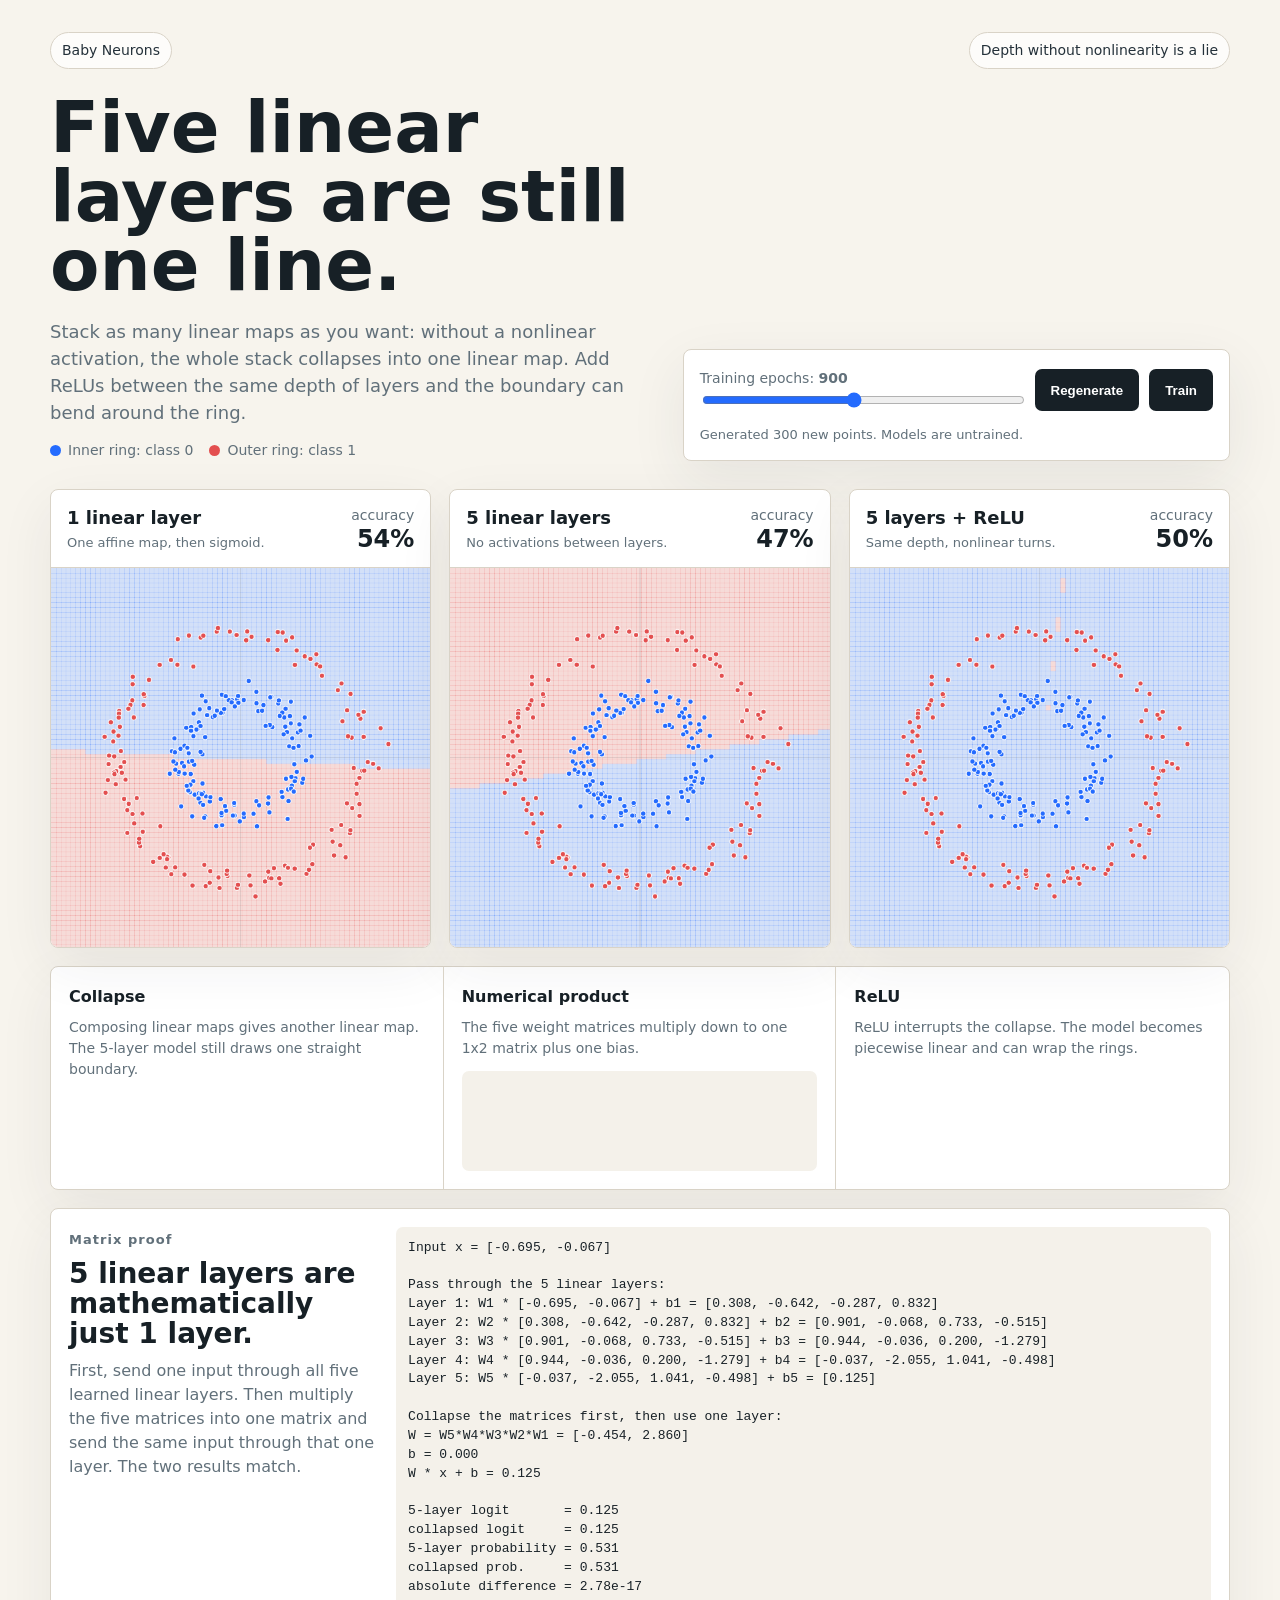
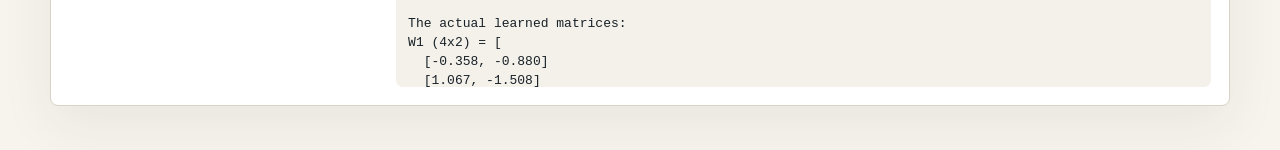
<file: 01-baby-neuron/2/index.html>
<!doctype html>
<html lang="en">
<head>
  <meta charset="utf-8">
  <meta name="viewport" content="width=device-width, initial-scale=1">
  <title>2 · Depth Without Nonlinearity</title>
  <link rel="stylesheet" href="../shared/styles.css">
</head>
<body>
  <main>
    <div class="topbar">
      <a class="badge" href="../">Baby Neurons</a>
      <span class="badge">Depth without nonlinearity is a lie</span>
    </div>

    <section class="intro">
      <div>
        <h1>Five linear layers are still one line.</h1>
        <p class="claim">
          Stack as many linear maps as you want: without a nonlinear activation, the
          whole stack collapses into one linear map. Add ReLUs between the same depth
          of layers and the boundary can bend around the ring.
        </p>
        <div class="legend" aria-label="Class legend">
          <span class="key"><span class="dot blue"></span>Inner ring: class 0</span>
          <span class="key"><span class="dot red"></span>Outer ring: class 1</span>
        </div>
      </div>

      <div class="controls">
        <div class="control-row">
          <div>
            <label for="epochs">Training epochs: <strong id="epochLabel">900</strong></label>
            <input id="epochs" type="range" min="100" max="1800" value="900" step="100">
          </div>
          <div class="button-row">
            <button id="rerun" type="button">Regenerate</button>
            <button id="train" type="button">Train</button>
          </div>
        </div>
        <p id="status" class="status">Ready</p>
      </div>
    </section>

    <section class="plots plots-three" aria-label="Decision boundary plots">
      <article class="plot-card">
        <div class="plot-header">
          <div>
            <h2>1 linear layer</h2>
            <p>One affine map, then sigmoid.</p>
          </div>
          <div class="metric">
            accuracy
            <strong id="linearAccuracy">--</strong>
          </div>
        </div>
        <canvas id="linearCanvas" width="620" height="620"></canvas>
      </article>

      <article class="plot-card">
        <div class="plot-header">
          <div>
            <h2>5 linear layers</h2>
            <p>No activations between layers.</p>
          </div>
          <div class="metric">
            accuracy
            <strong id="deepLinearAccuracy">--</strong>
          </div>
        </div>
        <canvas id="deepLinearCanvas" width="620" height="620"></canvas>
      </article>

      <article class="plot-card">
        <div class="plot-header">
          <div>
            <h2>5 layers + ReLU</h2>
            <p>Same depth, nonlinear turns.</p>
          </div>
          <div class="metric">
            accuracy
            <strong id="deepReluAccuracy">--</strong>
          </div>
        </div>
        <canvas id="deepReluCanvas" width="620" height="620"></canvas>
      </article>
    </section>

    <section class="notes" aria-label="Proof notes">
      <div class="note">
        <h3>Collapse</h3>
        <p>Composing linear maps gives another linear map. The 5-layer model still draws one straight boundary.</p>
      </div>
      <div class="note">
        <h3>Numerical product</h3>
        <p id="collapseText">Collapsed map appears after training.</p>
        <pre id="collapseMatrix" class="matrix-proof">W5 * W4 * W3 * W2 * W1 = [--, --]</pre>
      </div>
      <div class="note">
        <h3>ReLU</h3>
        <p>ReLU interrupts the collapse. The model becomes piecewise linear and can wrap the rings.</p>
      </div>
    </section>

    <section class="proof-panel" aria-label="Collapsed matrix proof">
      <div>
        <span class="task-kicker">Matrix proof</span>
        <h2>5 linear layers are mathematically just 1 layer.</h2>
        <p>
          First, send one input through all five learned linear layers. Then multiply
          the five matrices into one matrix and send the same input through that one
          layer. The two results match.
        </p>
      </div>
      <pre id="matrixDetails" class="matrix-proof matrix-proof-large">Calculation appears after training.</pre>
    </section>
  </main>

  <script type="module" src="./app.js"></script>
</body>
</html>
</file>
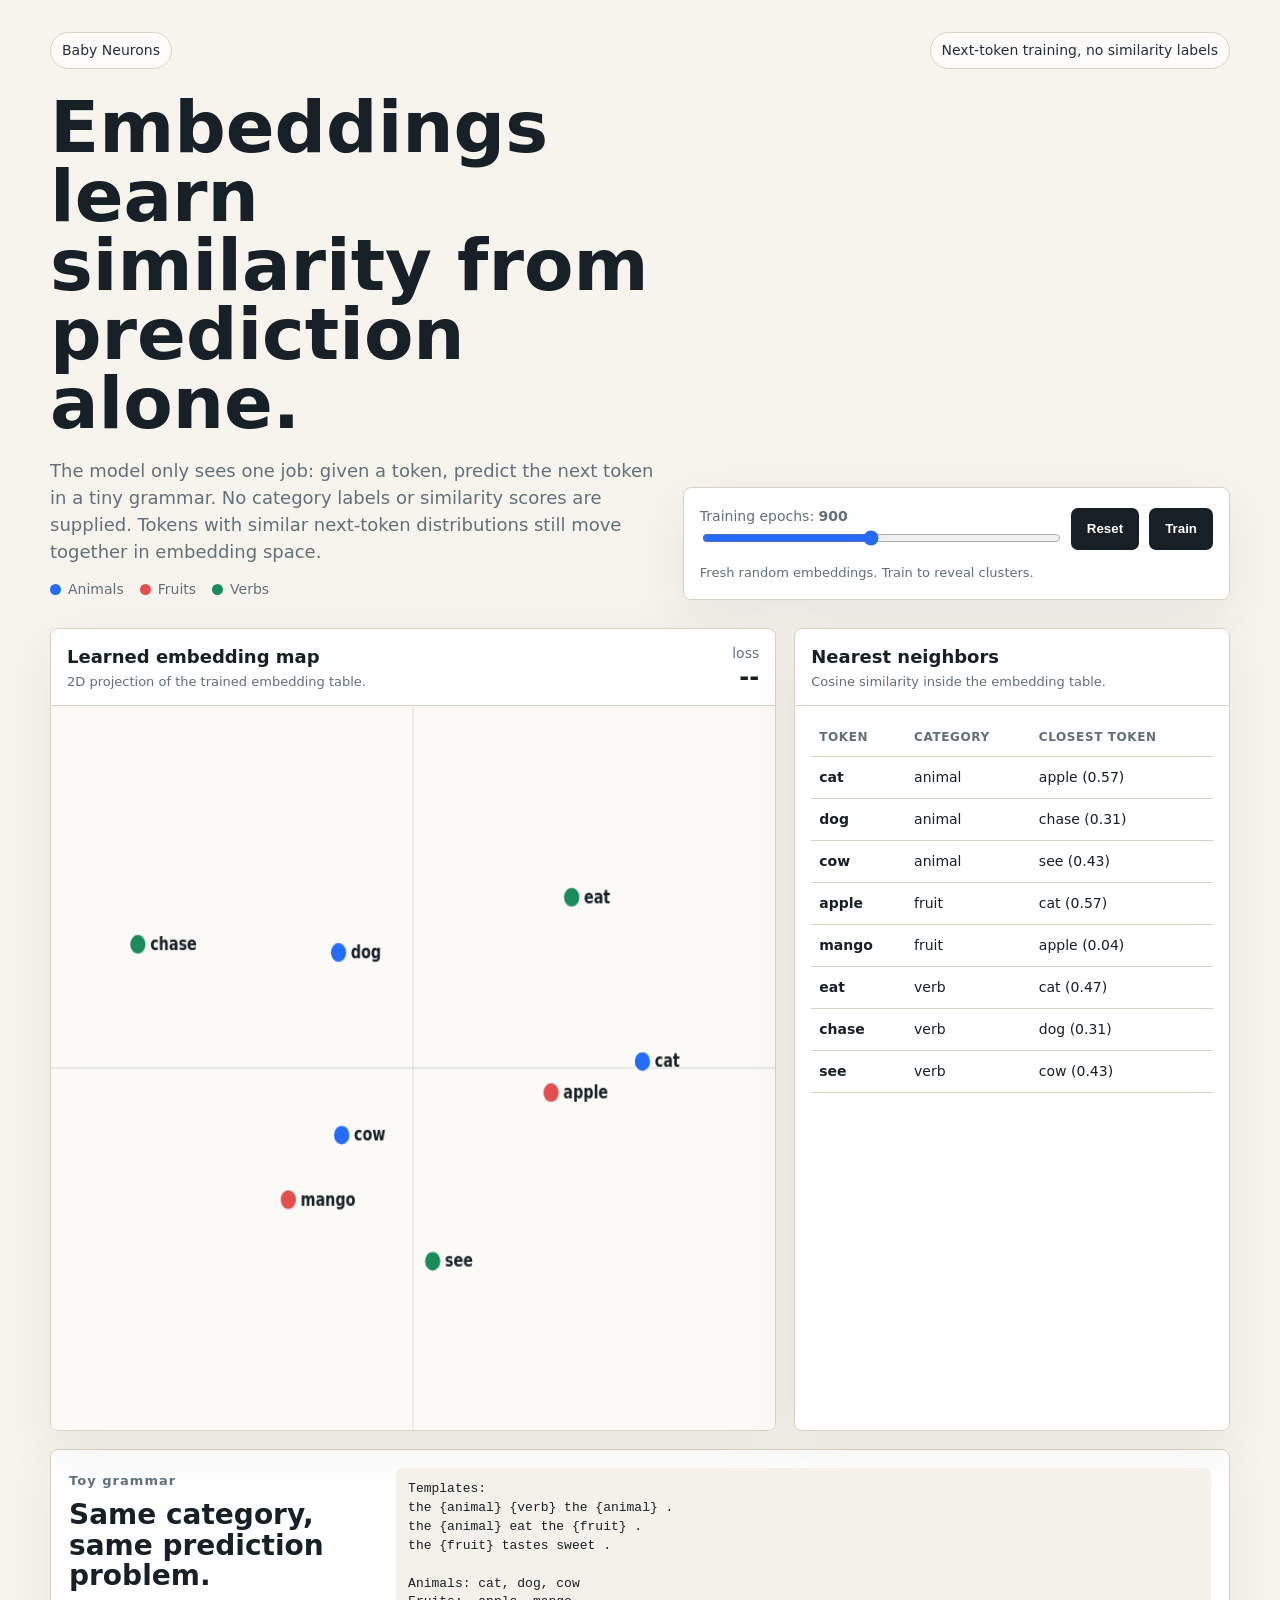
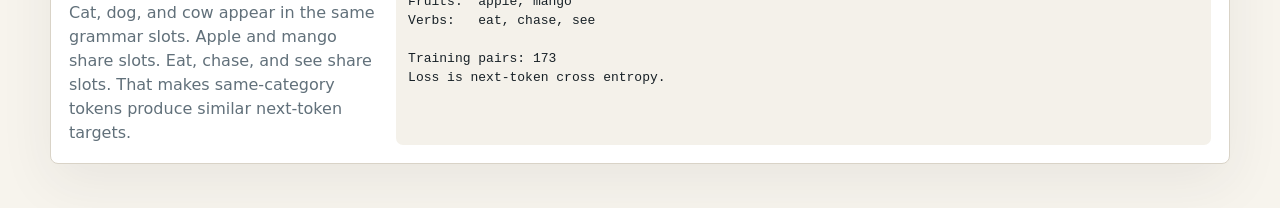
<file: 01-baby-neuron/3/index.html>
<!doctype html>
<html lang="en">
<head>
  <meta charset="utf-8">
  <meta name="viewport" content="width=device-width, initial-scale=1">
  <title>3 · Embeddings Learn Similarity</title>
  <link rel="stylesheet" href="../shared/styles.css">
</head>
<body>
  <main>
    <div class="topbar">
      <a class="badge" href="../">Baby Neurons</a>
      <span class="badge">Next-token training, no similarity labels</span>
    </div>

    <section class="intro">
      <div>
        <h1>Embeddings learn similarity from prediction alone.</h1>
        <p class="claim">
          The model only sees one job: given a token, predict the next token in a
          tiny grammar. No category labels or similarity scores are supplied. Tokens
          with similar next-token distributions still move together in embedding space.
        </p>
        <div class="legend" aria-label="Token category legend">
          <span class="key"><span class="dot blue"></span>Animals</span>
          <span class="key"><span class="dot red"></span>Fruits</span>
          <span class="key"><span class="dot green"></span>Verbs</span>
        </div>
      </div>

      <div class="controls">
        <div class="control-row">
          <div>
            <label for="epochs">Training epochs: <strong id="epochLabel">900</strong></label>
            <input id="epochs" type="range" min="100" max="1800" value="900" step="100">
          </div>
          <div class="button-row">
            <button id="reset" type="button">Reset</button>
            <button id="train" type="button">Train</button>
          </div>
        </div>
        <p id="status" class="status">Ready</p>
      </div>
    </section>

    <section class="embedding-layout" aria-label="Embedding proof">
      <article class="plot-card">
        <div class="plot-header">
          <div>
            <h2>Learned embedding map</h2>
            <p>2D projection of the trained embedding table.</p>
          </div>
          <div class="metric">
            loss
            <strong id="lossValue">--</strong>
          </div>
        </div>
        <canvas id="embeddingCanvas" width="760" height="620"></canvas>
      </article>

      <article class="plot-card">
        <div class="plot-header">
          <div>
            <h2>Nearest neighbors</h2>
            <p>Cosine similarity inside the embedding table.</p>
          </div>
        </div>
        <div class="table-wrap">
          <table>
            <thead>
              <tr>
                <th>Token</th>
                <th>Category</th>
                <th>Closest token</th>
              </tr>
            </thead>
            <tbody id="neighborsBody"></tbody>
          </table>
        </div>
      </article>
    </section>

    <section class="proof-panel" aria-label="Synthetic grammar">
      <div>
        <span class="task-kicker">Toy grammar</span>
        <h2>Same category, same prediction problem.</h2>
        <p>
          Cat, dog, and cow appear in the same grammar slots. Apple and mango share
          slots. Eat, chase, and see share slots. That makes same-category tokens
          produce similar next-token targets.
        </p>
      </div>
      <pre class="matrix-proof matrix-proof-large" id="grammarText"></pre>
    </section>
  </main>

  <script type="module" src="./app.js"></script>
</body>
</html>
</file>
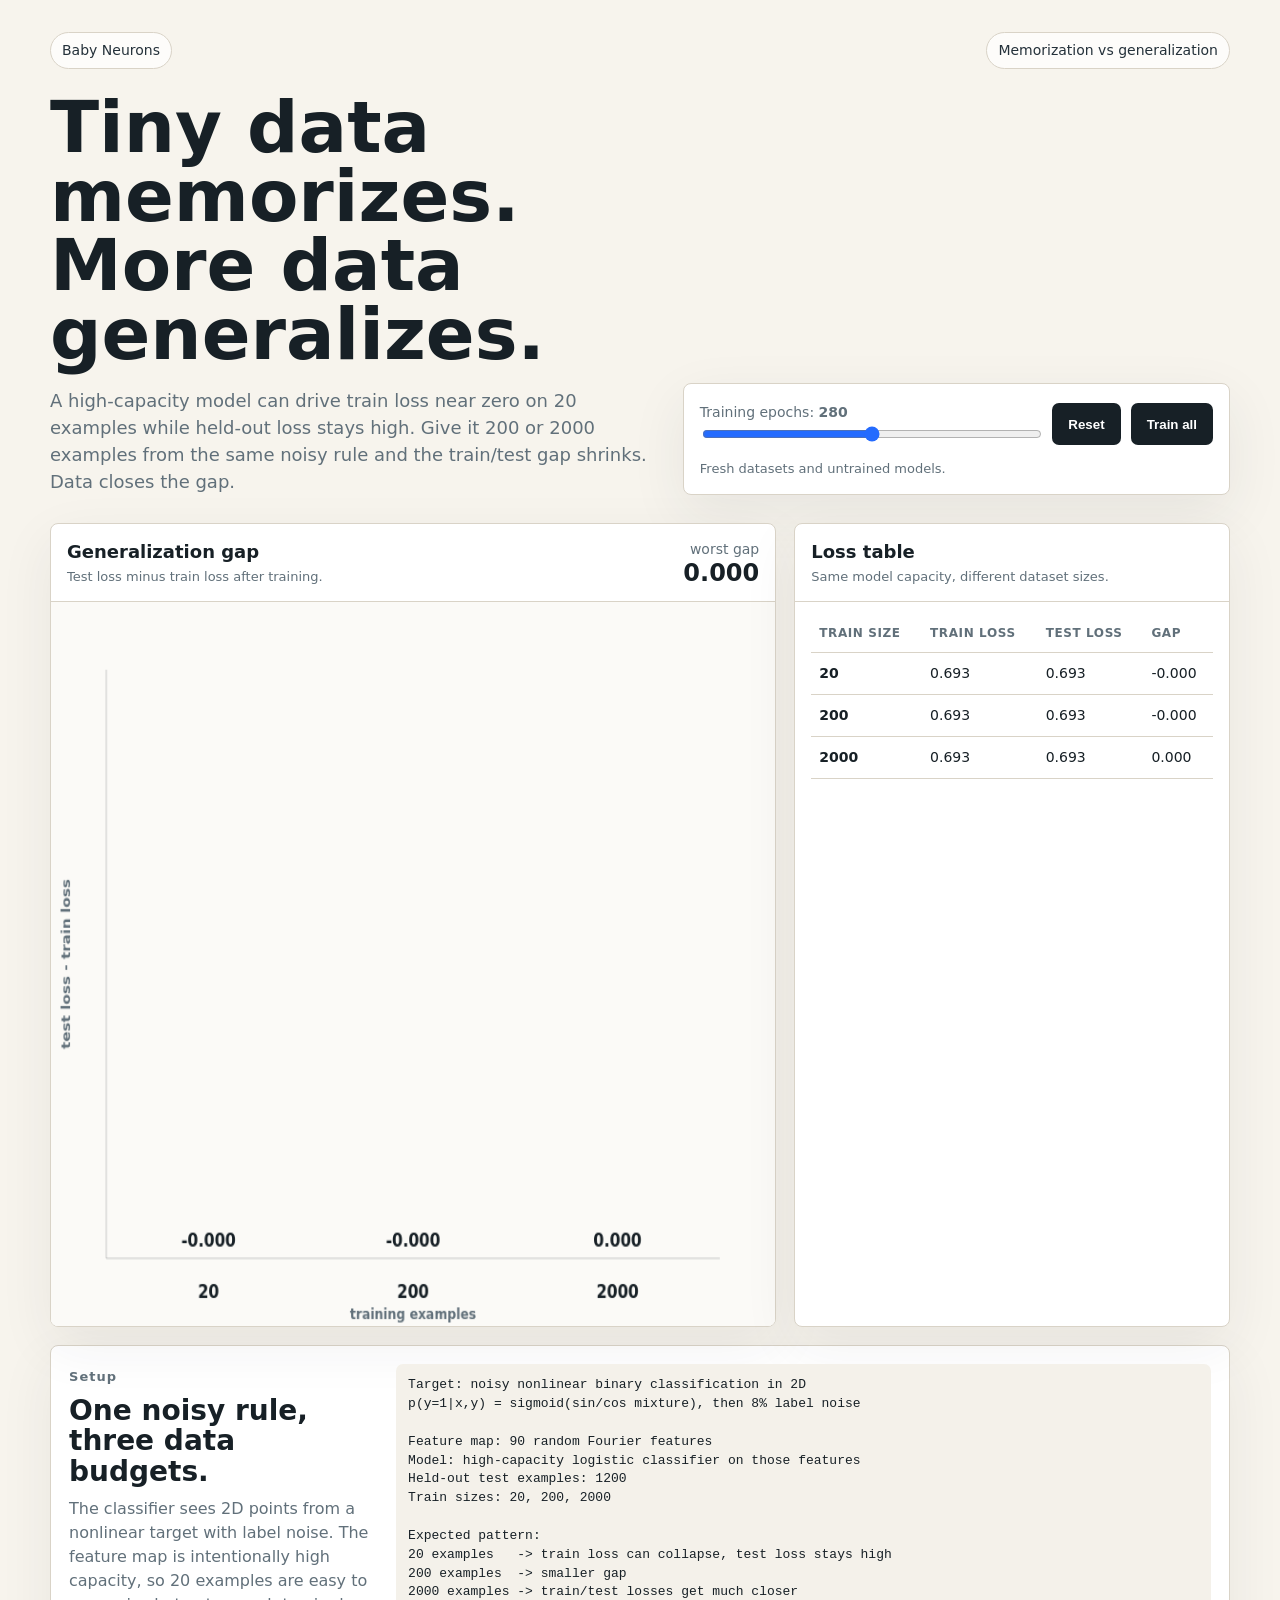
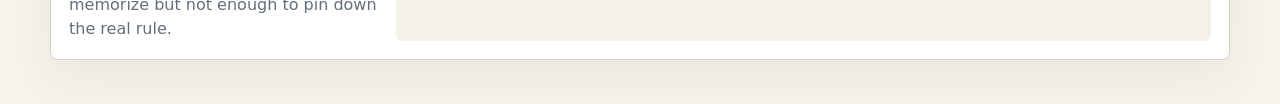
<file: 01-baby-neuron/4/index.html>
<!doctype html>
<html lang="en">
<head>
  <meta charset="utf-8">
  <meta name="viewport" content="width=device-width, initial-scale=1">
  <title>4 · Memorization vs Generalization</title>
  <link rel="stylesheet" href="../shared/styles.css">
</head>
<body>
  <main>
    <div class="topbar">
      <a class="badge" href="../">Baby Neurons</a>
      <span class="badge">Memorization vs generalization</span>
    </div>

    <section class="intro">
      <div>
        <h1>Tiny data memorizes. More data generalizes.</h1>
        <p class="claim">
          A high-capacity model can drive train loss near zero on 20 examples while
          held-out loss stays high. Give it 200 or 2000 examples from the same noisy
          rule and the train/test gap shrinks. Data closes the gap.
        </p>
      </div>

      <div class="controls">
        <div class="control-row">
          <div>
            <label for="epochs">Training epochs: <strong id="epochLabel">280</strong></label>
            <input id="epochs" type="range" min="60" max="500" value="280" step="20">
          </div>
          <div class="button-row">
            <button id="reset" type="button">Reset</button>
            <button id="train" type="button">Train all</button>
          </div>
        </div>
        <p id="status" class="status">Ready</p>
      </div>
    </section>

    <section class="embedding-layout" aria-label="Generalization gap charts">
      <article class="plot-card">
        <div class="plot-header">
          <div>
            <h2>Generalization gap</h2>
            <p>Test loss minus train loss after training.</p>
          </div>
          <div class="metric">
            worst gap
            <strong id="worstGap">--</strong>
          </div>
        </div>
        <canvas id="gapCanvas" width="760" height="620"></canvas>
      </article>

      <article class="plot-card">
        <div class="plot-header">
          <div>
            <h2>Loss table</h2>
            <p>Same model capacity, different dataset sizes.</p>
          </div>
        </div>
        <div class="table-wrap">
          <table>
            <thead>
              <tr>
                <th>Train size</th>
                <th>Train loss</th>
                <th>Test loss</th>
                <th>Gap</th>
              </tr>
            </thead>
            <tbody id="resultBody"></tbody>
          </table>
        </div>
      </article>
    </section>

    <section class="proof-panel" aria-label="Dataset explanation">
      <div>
        <span class="task-kicker">Setup</span>
        <h2>One noisy rule, three data budgets.</h2>
        <p>
          The classifier sees 2D points from a nonlinear target with label noise.
          The feature map is intentionally high capacity, so 20 examples are easy
          to memorize but not enough to pin down the real rule.
        </p>
      </div>
      <pre class="matrix-proof matrix-proof-large" id="setupText"></pre>
    </section>
  </main>

  <script type="module" src="./app.js"></script>
</body>
</html>
</file>
<file: 01-baby-neuron/shared/styles.css>
:root {
  --ink: #172026;
  --muted: #61707a;
  --paper: #f7f4ed;
  --panel: #ffffff;
  --line: #d9d3c7;
  --blue: #246bfe;
  --red: #e34f4f;
  --green: #1c8b5a;
  --dark: #24313a;
}

* {
  box-sizing: border-box;
}

body {
  margin: 0;
  background: var(--paper);
  color: var(--ink);
  font-family: Inter, ui-sans-serif, system-ui, -apple-system, BlinkMacSystemFont, "Segoe UI", sans-serif;
  line-height: 1.5;
}

a {
  color: inherit;
}

main {
  width: min(1180px, calc(100% - 32px));
  margin: 0 auto;
  padding: 32px 0 44px;
}

.topbar {
  display: flex;
  justify-content: space-between;
  gap: 16px;
  align-items: center;
  margin-bottom: 24px;
}

.badge {
  display: inline-flex;
  align-items: center;
  gap: 8px;
  border: 1px solid var(--line);
  border-radius: 999px;
  background: rgba(255, 255, 255, 0.72);
  color: var(--dark);
  font-size: 14px;
  padding: 7px 11px;
  white-space: nowrap;
  text-decoration: none;
}

h1 {
  margin: 0;
  max-width: 820px;
  font-size: clamp(34px, 6vw, 72px);
  line-height: 0.96;
  letter-spacing: 0;
}

.intro {
  display: grid;
  grid-template-columns: 1.05fr 0.95fr;
  gap: 28px;
  align-items: end;
  margin-bottom: 28px;
}

.claim {
  margin: 18px 0 0;
  max-width: 720px;
  color: var(--muted);
  font-size: 18px;
}

.controls {
  background: var(--panel);
  border: 1px solid var(--line);
  border-radius: 8px;
  padding: 16px;
  box-shadow: 0 18px 55px rgba(36, 49, 58, 0.08);
}

.control-row {
  display: grid;
  grid-template-columns: 1fr auto;
  gap: 12px;
  align-items: center;
}

label {
  color: var(--muted);
  font-size: 14px;
}

input[type="range"] {
  width: 100%;
  accent-color: var(--blue);
}

button {
  min-height: 42px;
  border: 0;
  border-radius: 7px;
  background: var(--ink);
  color: #fff;
  font-weight: 700;
  padding: 0 16px;
  cursor: pointer;
}

button:hover {
  background: #2d3a42;
}

button:disabled {
  cursor: not-allowed;
  opacity: 0.55;
}

.button-row {
  display: flex;
  flex-wrap: wrap;
  justify-content: flex-end;
  gap: 10px;
}

.plots {
  display: grid;
  grid-template-columns: repeat(2, minmax(0, 1fr));
  gap: 18px;
  margin-top: 18px;
}

.plots-three {
  grid-template-columns: repeat(3, minmax(0, 1fr));
}

.embedding-layout {
  display: grid;
  grid-template-columns: minmax(0, 1.25fr) minmax(360px, 0.75fr);
  gap: 18px;
  margin-top: 18px;
}

.plot-card,
.notes {
  background: var(--panel);
  border: 1px solid var(--line);
  border-radius: 8px;
  box-shadow: 0 18px 55px rgba(36, 49, 58, 0.07);
}

.plot-card {
  overflow: hidden;
}

.plot-header {
  display: flex;
  justify-content: space-between;
  gap: 12px;
  align-items: center;
  min-height: 72px;
  padding: 14px 16px;
  border-bottom: 1px solid var(--line);
}

.plot-header h2 {
  margin: 0;
  font-size: 18px;
}

.plot-header p {
  margin: 2px 0 0;
  color: var(--muted);
  font-size: 13px;
}

.metric {
  min-width: 92px;
  text-align: right;
  font-size: 14px;
  color: var(--muted);
}

.metric strong {
  display: block;
  color: var(--ink);
  font-size: 24px;
  line-height: 1.1;
}

canvas {
  display: block;
  width: 100%;
  aspect-ratio: 1 / 1;
  background: #fbfaf7;
}

.notes {
  display: grid;
  grid-template-columns: repeat(3, minmax(0, 1fr));
  gap: 0;
  margin-top: 18px;
  overflow: hidden;
}

.note {
  padding: 18px;
  border-right: 1px solid var(--line);
}

.note:last-child {
  border-right: 0;
}

.note h3 {
  margin: 0 0 8px;
  font-size: 16px;
}

.note p {
  margin: 0;
  color: var(--muted);
  font-size: 14px;
}

.matrix-proof {
  margin: 12px 0 0;
  padding: 12px;
  overflow-x: auto;
  border-radius: 7px;
  background: #f4f1ea;
  color: var(--ink);
  font: 13px/1.45 ui-monospace, SFMono-Regular, Menlo, Consolas, monospace;
}

.proof-panel {
  display: grid;
  grid-template-columns: minmax(240px, 0.55fr) minmax(0, 1.45fr);
  gap: 18px;
  margin-top: 18px;
  padding: 18px;
  border: 1px solid var(--line);
  border-radius: 8px;
  background: var(--panel);
  box-shadow: 0 18px 55px rgba(36, 49, 58, 0.07);
}

.proof-panel h2 {
  margin: 8px 0 10px;
  font-size: 28px;
  line-height: 1.08;
}

.proof-panel p {
  margin: 0;
  color: var(--muted);
}

.matrix-proof-large {
  max-height: 460px;
  margin: 0;
  white-space: pre;
}

.legend {
  display: flex;
  flex-wrap: wrap;
  gap: 10px 16px;
  margin-top: 14px;
  color: var(--muted);
  font-size: 14px;
}

.key {
  display: inline-flex;
  align-items: center;
  gap: 7px;
}

.dot {
  width: 11px;
  height: 11px;
  border-radius: 50%;
  display: inline-block;
}

.blue {
  background: var(--blue);
}

.red {
  background: var(--red);
}

.green {
  background: var(--green);
}

.table-wrap {
  padding: 12px 16px 18px;
  overflow-x: auto;
}

table {
  width: 100%;
  border-collapse: collapse;
  font-size: 14px;
}

th,
td {
  padding: 10px 8px;
  border-bottom: 1px solid var(--line);
  text-align: left;
  vertical-align: top;
}

th {
  color: var(--muted);
  font-size: 12px;
  letter-spacing: 0.05em;
  text-transform: uppercase;
}

.status {
  margin: 10px 0 0;
  color: var(--muted);
  font-size: 13px;
}

.hub-intro {
  grid-template-columns: 1fr;
}

.task-grid {
  display: grid;
  grid-template-columns: repeat(4, minmax(0, 1fr));
  gap: 18px;
}

.task-tile {
  min-height: 260px;
  display: flex;
  flex-direction: column;
  justify-content: space-between;
  gap: 24px;
  padding: 18px;
  border: 1px solid var(--line);
  border-radius: 8px;
  background: var(--panel);
  text-decoration: none;
  box-shadow: 0 18px 55px rgba(36, 49, 58, 0.07);
}

.task-tile:hover {
  border-color: rgba(23, 32, 38, 0.36);
}

.task-tile h2 {
  margin: 0;
  font-size: 23px;
  line-height: 1.08;
}

.task-tile p {
  margin: 0;
  color: var(--muted);
  font-size: 14px;
}

.task-kicker {
  color: var(--muted);
  font-size: 13px;
  font-weight: 700;
  letter-spacing: 0.08em;
}

.is-empty {
  opacity: 0.62;
}

@media (max-width: 860px) {
  .intro,
  .plots,
  .notes,
  .plots-three,
  .proof-panel,
  .embedding-layout,
  .task-grid {
    grid-template-columns: 1fr;
  }

  .note {
    border-right: 0;
    border-bottom: 1px solid var(--line);
  }

  .note:last-child {
    border-bottom: 0;
  }
}
</file>
<file: 02-bpe/src/styles.css>
:root {
  color-scheme: light;
  --ink: #15201a;
  --muted: #5e6862;
  --paper: #ffffff;
  --ground: #f2f4f2;
  --line: #d7ddd9;
  --green: #146c43;
  --green-soft: #e7f3ec;
  --saffron: #c65f13;
  --saffron-soft: #fff0e5;
  --blue: #245f99;
  --blue-soft: #eaf2fa;
  --danger: #9e392f;
  --radius: 8px;
  font-family:
    Inter, ui-sans-serif, system-ui, -apple-system, BlinkMacSystemFont, "Segoe UI",
    sans-serif;
  font-synthesis: none;
  letter-spacing: 0;
}

* {
  box-sizing: border-box;
}

html {
  background: var(--ground);
  color: var(--ink);
  scroll-behavior: smooth;
}

body {
  margin: 0;
  min-width: 320px;
  background: var(--ground);
}

button,
input {
  font: inherit;
  letter-spacing: 0;
}

button,
a {
  -webkit-tap-highlight-color: transparent;
}

a {
  color: inherit;
}

.shell {
  width: min(1180px, calc(100% - 40px));
  margin-inline: auto;
}

.topbar {
  position: sticky;
  z-index: 20;
  top: 0;
  border-bottom: 1px solid var(--line);
  background: rgba(255, 255, 255, 0.96);
  backdrop-filter: blur(10px);
}

.topbar-inner,
.footer-inner,
.section-heading,
.token-toolbar {
  display: flex;
  align-items: center;
  justify-content: space-between;
  gap: 20px;
}

.topbar-inner {
  min-height: 68px;
}

.brand {
  display: inline-flex;
  align-items: center;
  gap: 11px;
  color: var(--ink);
  text-decoration: none;
}

.brand span {
  display: grid;
  line-height: 1.05;
}

.brand strong {
  font-size: 0.98rem;
}

.brand small {
  margin-top: 4px;
  color: var(--muted);
  font-size: 0.7rem;
  text-transform: uppercase;
}

.actions {
  display: flex;
  gap: 8px;
}

.button {
  display: inline-flex;
  min-height: 38px;
  align-items: center;
  justify-content: center;
  border: 1px solid transparent;
  border-radius: 6px;
  padding: 0 14px;
  font-size: 0.84rem;
  font-weight: 700;
  text-decoration: none;
}

.button-primary {
  border-color: var(--green);
  background: var(--green);
  color: #fff;
}

.button-secondary {
  border-color: var(--line);
  background: var(--paper);
  color: var(--ink);
}

.button:hover,
.button:focus-visible {
  filter: brightness(0.96);
}

.summary-band {
  border-bottom: 1px solid var(--line);
  background: var(--paper);
}

.summary-grid {
  display: grid;
  min-height: 430px;
  grid-template-columns: minmax(0, 1.45fr) minmax(310px, 0.75fr);
  align-items: center;
  gap: clamp(44px, 8vw, 110px);
  padding-block: 58px 70px;
}

.eyebrow {
  margin: 0 0 10px;
  color: var(--green);
  font-size: 0.75rem;
  font-weight: 800;
  text-transform: uppercase;
}

h1,
h2,
p {
  margin-top: 0;
}

h1 {
  max-width: 800px;
  margin-bottom: 20px;
  font-size: 4.3rem;
  line-height: 0.98;
  letter-spacing: 0;
}

h2 {
  margin-bottom: 10px;
  font-size: 2.2rem;
  line-height: 1.12;
  letter-spacing: 0;
}

.lede {
  max-width: 670px;
  margin-bottom: 28px;
  color: var(--muted);
  font-size: 1.03rem;
  line-height: 1.65;
}

.score-panel {
  border-left: 4px solid var(--saffron);
  padding: 12px 0 12px 30px;
}

.metric-label {
  display: block;
  margin-bottom: 6px;
  color: var(--muted);
  font-size: 0.78rem;
  font-weight: 750;
  text-transform: uppercase;
}

.score-value {
  display: block;
  overflow-wrap: anywhere;
  font-size: 2.35rem;
  font-variant-numeric: tabular-nums;
  line-height: 0.95;
}

.score-facts {
  display: grid;
  grid-template-columns: repeat(3, 1fr);
  gap: 16px;
  margin: 32px 0 0;
}

.score-facts div {
  min-width: 0;
}

.score-facts dt {
  color: var(--muted);
  font-size: 0.68rem;
  text-transform: uppercase;
}

.score-facts dd {
  margin: 5px 0 0;
  overflow-wrap: anywhere;
  font-size: 0.88rem;
  font-weight: 750;
  font-variant-numeric: tabular-nums;
}

.source-band {
  border-bottom: 1px solid var(--line);
  padding-block: 46px;
  background: var(--ground);
}

.source-intro {
  max-width: 760px;
  margin-bottom: 26px;
  color: var(--muted);
  line-height: 1.65;
}

.source-steps {
  display: grid;
  grid-template-columns: repeat(3, minmax(0, 1fr));
  gap: 24px;
  margin: 0;
  padding: 0;
  list-style: none;
}

.source-steps li {
  border-top: 3px solid var(--green);
  padding-top: 14px;
}

.source-steps strong,
.source-steps span {
  display: block;
}

.source-steps strong {
  margin-bottom: 7px;
  font-size: 0.84rem;
}

.source-steps span {
  color: var(--muted);
  font-size: 0.86rem;
  line-height: 1.6;
}

.source-links {
  margin: 24px 0 0;
  color: var(--muted);
  font-size: 0.8rem;
}

.source-links a {
  color: var(--blue);
  font-weight: 700;
}

.method-disclosures {
  margin-top: 26px;
  border-top: 1px solid var(--line);
}

.method-disclosures details,
.score-disclosure {
  border-bottom: 1px solid var(--line);
}

.method-disclosures summary,
.score-disclosure summary {
  cursor: pointer;
  list-style-position: outside;
  padding: 15px 4px;
  color: var(--ink);
  font-size: 0.88rem;
  font-weight: 750;
}

.method-disclosures summary:hover,
.score-disclosure summary:hover {
  color: var(--blue);
}

.disclosure-content {
  max-width: 850px;
  padding: 0 8px 18px 22px;
  color: var(--muted);
  font-size: 0.86rem;
  line-height: 1.65;
}

.disclosure-content p {
  margin: 0 0 10px;
}

.disclosure-content p:last-child {
  margin-bottom: 0;
}

.score-disclosure {
  margin-top: 20px;
  border-top: 1px solid var(--line);
}

.data-band,
.playground-band,
.vocab-band,
.provenance-band {
  padding-block: 58px;
}

.playground-band {
  border-bottom: 1px solid var(--line);
  background: var(--paper);
}

.playground-heading p {
  margin-bottom: 0;
  color: var(--muted);
  font-size: 0.86rem;
}

.playground-input {
  display: block;
  width: 100%;
  min-height: 118px;
  resize: vertical;
  border: 1px solid #949b97;
  border-radius: var(--radius);
  padding: 18px;
  outline: 0;
  background: var(--paper);
  color: var(--ink);
  font: inherit;
  font-size: 1rem;
  line-height: 1.6;
  letter-spacing: 0;
}

.playground-input:focus {
  border-color: var(--blue);
  box-shadow: 0 0 0 3px var(--blue-soft);
}

.playground-actions {
  display: flex;
  flex-wrap: wrap;
  gap: 8px;
  margin-top: 14px;
}

.playground-metrics {
  display: grid;
  grid-template-columns: repeat(4, minmax(0, 1fr));
  gap: 18px;
  margin: 24px 0 28px;
}

.playground-metrics div {
  border-left: 3px solid var(--line);
  padding-left: 14px;
}

.playground-metrics dt {
  color: var(--muted);
  font-size: 0.7rem;
  font-weight: 800;
  text-transform: uppercase;
}

.playground-metrics dd {
  margin: 5px 0 0;
  font-size: 1.8rem;
  font-variant-numeric: tabular-nums;
  font-weight: 750;
}

.playground-metric-note {
  margin: -12px 0 24px;
  color: var(--muted);
  font-size: 0.8rem;
  line-height: 1.55;
}

.playground-output {
  min-height: 88px;
  display: flex;
  flex-wrap: wrap;
  align-content: flex-start;
  gap: 8px;
  border-top: 1px solid var(--line);
  padding-top: 16px;
  overflow-wrap: anywhere;
}

.playground-output.empty {
  color: var(--muted);
}

.playground-token {
  display: inline-flex;
  flex-direction: column;
  gap: 3px;
  min-width: 54px;
  border: 1px solid rgba(34, 47, 40, 0.16);
  border-radius: 5px;
  padding: 7px 8px;
  color: var(--ink);
  font-family: ui-monospace, SFMono-Regular, Menlo, Consolas, monospace;
  font-size: 0.82rem;
  line-height: 1.15;
  cursor: help;
}

.playground-token:hover {
  border-color: var(--ink);
  transform: translateY(-1px);
}

.token-chip-id {
  color: #425148;
  font-size: 0.67rem;
  font-weight: 800;
}

.token-chip-text {
  overflow-wrap: anywhere;
}

.token-color-0 { background: #d9cff7; }
.token-color-1 { background: #c8edd7; }
.token-color-2 { background: #ffe1b8; }
.token-color-3 { background: #ffcfd0; }
.token-color-4 { background: #c9e8f7; }
.token-color-5 { background: #f5d2e7; }
.token-color-6 { background: #e6e2a9; }
.token-color-7 { background: #cddbd5; }

.byte-fragment {
  color: #6f3029;
  font-size: 0.8rem;
}

.fragment-note {
  margin: 10px 0 0;
  color: var(--muted);
  font-size: 0.76rem;
  line-height: 1.5;
}

.decode-playground {
  margin-top: 32px;
  border-top: 1px solid var(--line);
  padding-top: 26px;
}

.encoded-result,
.token-breakdown {
  margin-top: 26px;
}

.result-heading,
.decoded-heading {
  display: flex;
  align-items: end;
  justify-content: space-between;
  gap: 18px;
  margin-bottom: 12px;
}

.result-heading h3,
.result-heading p,
.decoded-heading {
  margin: 0;
}

.result-heading h3 {
  font-size: 1.15rem;
}

.result-heading.compact {
  margin-bottom: 0;
}

.result-actions {
  display: flex;
  flex-wrap: wrap;
  justify-content: flex-end;
  gap: 8px;
}

.token-ids-output {
  display: block;
  width: 100%;
  min-height: 72px;
  resize: vertical;
  border: 1px solid var(--line-strong);
  border-radius: var(--radius);
  padding: 14px 16px;
  background: #f8f9f8;
  color: var(--ink);
  font: 0.9rem/1.55 ui-monospace, SFMono-Regular, Menlo, Consolas, monospace;
}

.token-ids-output:focus {
  outline: 0;
  border-color: var(--blue);
  box-shadow: 0 0 0 3px var(--blue-soft);
}

.copy-status {
  min-height: 1.2em;
  margin: 7px 0 0;
  color: var(--muted);
  font-size: 0.78rem;
}

.decode-heading {
  display: flex;
  align-items: end;
  justify-content: space-between;
  gap: 24px;
  margin-bottom: 14px;
}

.decode-heading h3,
.decode-heading p {
  margin: 0;
}

.decode-heading h3 {
  font-size: 1.15rem;
}

.decode-heading > p {
  color: var(--muted);
  font-size: 0.85rem;
}

.decode-workspace {
  display: grid;
  grid-template-columns: minmax(0, 1fr) minmax(0, 1fr);
  gap: 28px;
}

.decode-column > label,
.decoded-heading {
  color: var(--muted);
  font-size: 0.74rem;
  font-weight: 800;
  letter-spacing: 0.04em;
  text-transform: uppercase;
}

.decoded-heading {
  min-height: 36px;
}

.decoded-heading .button {
  letter-spacing: 0;
  text-transform: none;
}

.decode-ids-input {
  min-height: 82px;
  width: 100%;
  resize: vertical;
  border: 1px solid var(--line-strong);
  border-radius: var(--radius);
  padding: 14px 16px;
  background: var(--paper);
  color: var(--ink);
  font: 0.95rem/1.55 ui-monospace, SFMono-Regular, Menlo, Consolas, monospace;
}

.decode-ids-input:focus {
  outline: 0;
  border-color: var(--blue);
  box-shadow: 0 0 0 3px var(--blue-soft);
}

.decode-status {
  min-height: 1.3em;
  margin: 12px 0 8px;
  color: var(--muted);
  font-size: 0.8rem;
}

.decode-status.error {
  color: #a52d2d;
}

.decode-output {
  min-height: 132px;
  margin: 0;
  overflow-x: auto;
  border: 1px solid var(--line);
  border-radius: var(--radius);
  padding: 16px;
  background: #f8f9f8;
  color: var(--ink);
  font: 1rem/1.6 ui-monospace, SFMono-Regular, Menlo, Consolas, monospace;
  white-space: pre-wrap;
  overflow-wrap: anywhere;
}

@media (max-width: 640px) {
  .result-heading,
  .decoded-heading {
    align-items: flex-start;
    flex-direction: column;
  }

  .result-actions {
    justify-content: flex-start;
  }

  .decode-workspace {
    grid-template-columns: 1fr;
  }

  .decode-heading {
    display: block;
  }

  .decode-heading > p {
    margin-top: 8px;
  }
}

.section-heading {
  align-items: end;
  margin-bottom: 24px;
}

.section-heading h2,
.section-heading p {
  margin-bottom: 0;
}

.vocabulary-note {
  max-width: 520px;
  color: var(--muted);
  font-size: 0.88rem;
  line-height: 1.55;
  text-align: right;
}

.table-wrap {
  overflow-x: auto;
  border: 1px solid var(--line);
  border-radius: var(--radius);
  background: var(--paper);
}

table {
  width: 100%;
  border-collapse: collapse;
}

th,
td {
  border-bottom: 1px solid var(--line);
  padding: 15px 16px;
  text-align: left;
  vertical-align: middle;
}

th {
  background: #f8faf8;
  color: var(--muted);
  font-size: 0.7rem;
  font-weight: 800;
  text-transform: uppercase;
}

tbody tr:last-child td {
  border-bottom: 0;
}

td {
  font-size: 0.88rem;
}

.numeric {
  text-align: right;
  font-variant-numeric: tabular-nums;
}

.language-cell {
  min-width: 165px;
}

.language-cell strong,
.language-cell span {
  display: block;
}

.language-cell span {
  margin-top: 3px;
  color: var(--muted);
  font-size: 0.72rem;
}

.rank {
  color: var(--muted);
  font-variant-numeric: tabular-nums;
}

.ratio-value {
  font-weight: 800;
}

.bar-track {
  width: min(180px, 18vw);
  min-width: 100px;
  height: 7px;
  overflow: hidden;
  border-radius: 4px;
  background: #e5e9e6;
}

.bar-fill {
  height: 100%;
  border-radius: inherit;
  background: var(--green);
}

.bar-fill.over {
  background: var(--danger);
}

.status {
  display: block;
  margin-top: 6px;
  font-size: 0.68rem;
  font-weight: 750;
}

.status.pass {
  color: var(--green);
}

.status.fail {
  color: var(--danger);
}

.calculation-band {
  border-block: 1px solid var(--line);
  background: var(--ink);
  color: #fff;
}

.calculation-grid {
  display: grid;
  grid-template-columns: 0.7fr 1.6fr 0.8fr;
  align-items: center;
  gap: 32px;
  padding-block: 40px;
}

.calculation-band .eyebrow {
  color: #76d3a4;
}

.calculation-band h2 {
  margin-bottom: 0;
}

.formula {
  overflow-wrap: anywhere;
  font-family: ui-monospace, SFMono-Regular, Menlo, Consolas, monospace;
  font-size: 1.15rem;
  font-variant-numeric: tabular-nums;
  line-height: 1.6;
}

.verdict {
  border-left: 1px solid #4b5650;
  padding-left: 26px;
  color: #dce4df;
  font-size: 0.85rem;
  line-height: 1.55;
}

.score-explanation-band {
  border-bottom: 1px solid var(--line);
  background: var(--ground);
}

.score-explanation-grid {
  display: grid;
  grid-template-columns: 0.7fr 1.6fr;
  gap: clamp(36px, 8vw, 110px);
  padding-block: 54px;
}

.score-explanation-copy p {
  max-width: 780px;
  margin-bottom: 18px;
  color: var(--muted);
  line-height: 1.7;
}

.score-explanation-copy p:last-child {
  margin-bottom: 0;
}

.score-explanation-copy .score-caveat {
  border-left: 4px solid var(--saffron);
  padding-left: 20px;
  color: var(--ink);
}

.method-band {
  border-bottom: 1px solid var(--line);
  background: var(--paper);
}

.method-content {
  padding-block: 62px;
}

.method-header {
  max-width: 790px;
  margin-bottom: 46px;
}

.method-header > p:last-child,
.method-section-heading p {
  margin-bottom: 0;
  color: var(--muted);
  line-height: 1.7;
}

.method-section + .method-section,
.method-details,
.method-validation {
  margin-top: 44px;
}

.method-section-heading {
  margin-bottom: 18px;
}

.method-section-heading h3 {
  margin: 0 0 8px;
  font-size: 1.2rem;
  line-height: 1.3;
}

.method-table {
  min-width: 860px;
}

.method-table td {
  vertical-align: top;
  line-height: 1.55;
}

.method-table td:nth-child(1) {
  width: 110px;
}

.method-table td:nth-child(2) {
  width: 90px;
}

.method-table td:nth-child(4) {
  width: 200px;
}

.method-columns {
  display: grid;
  grid-template-columns: repeat(2, minmax(0, 1fr));
  gap: clamp(32px, 6vw, 76px);
  margin-top: 48px;
}

.method-columns .method-section {
  margin-top: 0;
}

.method-list {
  margin: 0;
  padding-left: 22px;
  color: var(--muted);
}

.method-list li {
  padding-left: 7px;
  line-height: 1.7;
}

.method-list li + li {
  margin-top: 13px;
}

.method-facts {
  display: grid;
  grid-template-columns: repeat(2, minmax(0, 1fr));
  gap: 0;
  margin: 0;
  border-top: 1px solid var(--line);
  border-left: 1px solid var(--line);
}

.method-facts div {
  border-right: 1px solid var(--line);
  border-bottom: 1px solid var(--line);
  padding: 20px;
}

.method-facts dt {
  margin-bottom: 7px;
  font-size: 0.82rem;
  font-weight: 800;
}

.method-facts dd {
  margin: 0;
  color: var(--muted);
  font-size: 0.86rem;
  line-height: 1.65;
}

code {
  border-radius: 4px;
  padding: 2px 5px;
  background: #edf0ee;
  color: var(--ink);
  font-family: ui-monospace, SFMono-Regular, Menlo, Consolas, monospace;
  font-size: 0.9em;
}

.method-validation {
  border-left: 4px solid var(--saffron);
  padding: 4px 0 4px 20px;
}

.method-validation strong {
  display: block;
  margin-bottom: 8px;
  color: #7c390a;
}

.method-validation p {
  max-width: 850px;
  margin-bottom: 8px;
  color: var(--muted);
  line-height: 1.65;
}

.method-validation .method-links {
  margin-bottom: 0;
  font-size: 0.82rem;
}

.method-links a {
  color: var(--blue);
  font-weight: 700;
}

.vocab-band {
  background: var(--ground);
}

.vocab-heading p {
  color: var(--muted);
  font-size: 0.86rem;
}

.search-field {
  display: grid;
  gap: 6px;
  min-width: min(360px, 100%);
  color: var(--muted);
  font-size: 0.7rem;
  font-weight: 800;
  text-transform: uppercase;
}

.search-field input {
  width: 100%;
  min-height: 42px;
  border: 1px solid var(--line);
  border-radius: 6px;
  padding: 0 12px;
  outline: 0;
  background: var(--paper);
  color: var(--ink);
  font-size: 0.88rem;
  text-transform: none;
}

.search-field input:focus {
  border-color: var(--blue);
  box-shadow: 0 0 0 3px var(--blue-soft);
}

.token-toolbar {
  margin-bottom: 12px;
  color: var(--muted);
  font-size: 0.8rem;
}

.token-toolbar p {
  margin: 0;
}

.pager {
  display: flex;
  align-items: center;
  gap: 10px;
}

.pager button {
  width: 34px;
  height: 34px;
  border: 1px solid var(--line);
  border-radius: 5px;
  background: var(--paper);
  color: var(--ink);
  cursor: pointer;
}

.pager button:disabled {
  cursor: not-allowed;
  opacity: 0.4;
}

.token-table-wrap {
  max-height: 590px;
  overflow: auto;
}

.token-table thead {
  position: sticky;
  z-index: 2;
  top: 0;
}

.token-table td:first-child {
  font-variant-numeric: tabular-nums;
  font-weight: 750;
}

.token-kind {
  display: inline-block;
  border-radius: 4px;
  padding: 4px 7px;
  background: var(--blue-soft);
  color: var(--blue);
  font-size: 0.68rem;
  font-weight: 800;
  text-transform: uppercase;
}

.token-kind.special {
  background: var(--saffron-soft);
  color: var(--saffron);
}

.token-kind.byte {
  background: var(--green-soft);
  color: var(--green);
}

.token-kind.lexeme {
  background: var(--green-soft);
  color: var(--green);
}

.token-kind.piece {
  background: var(--saffron-soft);
  color: var(--saffron);
}

.token-text,
.token-hex,
.token-parents {
  font-family: ui-monospace, SFMono-Regular, Menlo, Consolas, monospace;
}

.token-text {
  max-width: 360px;
  overflow-wrap: anywhere;
  font-size: 0.86rem;
}

.token-hex {
  max-width: 320px;
  overflow-wrap: anywhere;
  color: var(--muted);
  font-size: 0.7rem;
}

.provenance-band {
  border-top: 1px solid var(--line);
  background: var(--paper);
}

.corpus-list {
  display: grid;
  grid-template-columns: repeat(2, minmax(0, 1fr));
  border: 1px solid var(--line);
  border-radius: var(--radius);
  overflow: hidden;
}

.corpus-item {
  min-width: 0;
  padding: 18px;
  border-right: 1px solid var(--line);
  border-bottom: 1px solid var(--line);
}

.corpus-item:nth-child(2n) {
  border-right: 0;
}

.corpus-item:nth-last-child(-n + 2) {
  border-bottom: 0;
}

.corpus-item strong,
.corpus-item span,
.corpus-item code {
  display: block;
}

.corpus-source {
  color: var(--blue);
  font-weight: 800;
  text-decoration: none;
}

.corpus-source:hover {
  text-decoration: underline;
}

.corpus-file {
  display: inline-block;
  margin: 0 0 11px;
  color: var(--green);
  font-size: 0.75rem;
  font-weight: 750;
}

.corpus-item span {
  margin: 5px 0 11px;
  color: var(--muted);
  font-size: 0.75rem;
}

.corpus-item code {
  overflow: hidden;
  padding: 0;
  background: transparent;
  color: var(--blue);
  font-size: 0.7rem;
  text-overflow: ellipsis;
  white-space: nowrap;
}

.verify-command {
  display: flex;
  align-items: center;
  gap: 12px;
  margin-top: 16px;
  color: var(--muted);
  font-size: 0.78rem;
}

.verify-command code {
  padding: 7px 9px;
}

footer {
  border-top: 1px solid var(--line);
  padding-block: 24px;
  background: var(--ground);
  color: var(--muted);
  font-size: 0.74rem;
}

.footer-inner p {
  margin: 0;
}

@media (max-width: 820px) {
  .summary-grid,
  .score-explanation-grid,
  .calculation-grid {
    grid-template-columns: 1fr;
  }

  .method-columns,
  .method-facts {
    grid-template-columns: 1fr;
  }

  .source-steps {
    grid-template-columns: 1fr;
  }

  .summary-grid {
    min-height: auto;
    gap: 42px;
    padding-block: 44px 52px;
  }

  .score-panel {
    padding-left: 24px;
  }

  h1 {
    font-size: 3.4rem;
  }

  .calculation-grid {
    gap: 20px;
  }

  .verdict {
    border-top: 1px solid #4b5650;
    border-left: 0;
    padding-top: 18px;
    padding-left: 0;
  }
}

@media (max-width: 640px) {
  .shell {
    width: min(100% - 24px, 1180px);
  }

  .topbar-inner {
    min-height: 62px;
  }

  .brand small,
  .topbar .button-secondary {
    display: none;
  }

  .button {
    min-height: 36px;
    padding-inline: 10px;
    font-size: 0.76rem;
  }

  h1 {
    font-size: 2.55rem;
    line-height: 1;
  }

  h2 {
    font-size: 1.65rem;
  }

  .score-value {
    font-size: 2.05rem;
  }

  .score-facts {
    gap: 8px;
  }

  .score-facts dd {
    font-size: 0.76rem;
  }

  .data-band,
  .source-band,
  .score-explanation-grid,
  .playground-band,
  .vocab-band,
  .provenance-band,
  .method-content {
    padding-block: 42px;
  }

  .section-heading,
  .token-toolbar,
  .footer-inner {
    align-items: flex-start;
    flex-direction: column;
  }

  .vocabulary-note {
    text-align: left;
  }

  .search-field {
    min-width: 100%;
  }

  .playground-metrics {
    grid-template-columns: repeat(2, minmax(0, 1fr));
  }

  th,
  td {
    padding: 12px;
  }

  .corpus-list {
    grid-template-columns: 1fr;
  }

  .corpus-item,
  .corpus-item:nth-child(2n),
  .corpus-item:nth-last-child(-n + 2) {
    border-right: 0;
    border-bottom: 1px solid var(--line);
  }

  .corpus-item:last-child {
    border-bottom: 0;
  }
}

@media (prefers-reduced-motion: reduce) {
  html {
    scroll-behavior: auto;
  }
}
</file>
<file: 03-india-40b-design/styles.css>
:root {
  color-scheme: light;
  --ink: #17201a;
  --muted: #59635c;
  --paper: #ffffff;
  --ground: #f1f3ef;
  --line: #d4dbd5;
  --deep: #152019;
  --green: #17633f;
  --green-soft: #e2efe7;
  --saffron: #d76520;
  --saffron-soft: #f9e7dc;
  --blue: #24638a;
  --purple: #725a86;
  --gold: #9f7b23;
  --radius: 6px;
  font-family: Inter, ui-sans-serif, system-ui, -apple-system, BlinkMacSystemFont, "Segoe UI", sans-serif;
  font-synthesis: none;
  letter-spacing: 0;
}

* { box-sizing: border-box; }
html { background: var(--ground); color: var(--ink); scroll-behavior: smooth; }
body { min-width: 320px; margin: 0; background: var(--ground); }
a { color: inherit; }
.shell { width: min(1180px, calc(100% - 40px)); margin-inline: auto; }
.cite { margin-left: 3px; color: var(--blue); font-size: .72em; font-weight: 850; text-decoration: none; vertical-align: super; }
.cite:hover, .cite:focus-visible { text-decoration: underline; text-underline-offset: 2px; }

.reading-progress { position: fixed; z-index: 100; inset: 0 0 auto; height: 3px; background: transparent; }
.reading-progress span { display: block; width: 0; height: 100%; background: var(--saffron); }

.topbar { position: sticky; z-index: 30; top: 0; border-bottom: 1px solid rgba(255,255,255,.13); background: rgba(21,32,25,.96); color: #fff; backdrop-filter: blur(12px); }
.topbar-inner { display: grid; min-height: 66px; grid-template-columns: auto 1fr; align-items: center; gap: 28px; }
.brand { display: inline-flex; align-items: center; gap: 10px; text-decoration: none; }
.brand-mark { display: grid; width: 34px; height: 34px; place-items: center; border: 1px solid rgba(255,255,255,.42); border-radius: 50%; color: #ffd7be; font-size: .74rem; font-weight: 850; }
.brand > span:last-child { display: grid; line-height: 1; }
.brand strong { font-size: .94rem; }
.brand small { margin-top: 5px; color: rgba(255,255,255,.62); font-size: .62rem; text-transform: uppercase; }
.section-nav { display: flex; justify-content: flex-end; gap: 22px; }
.section-nav a { padding: 24px 0 21px; border-bottom: 2px solid transparent; color: rgba(255,255,255,.72); font-size: .76rem; font-weight: 700; text-decoration: none; }
.section-nav a:hover, .section-nav a:focus-visible, .section-nav a[aria-current="true"] { border-bottom-color: var(--saffron); color: #fff; }

.hero { position: relative; isolation: isolate; min-height: min(640px, calc(100svh - 104px)); overflow: hidden; background: #101610 url("assets/india-night-lights.jpg") center / cover no-repeat; color: #fff; }
.hero-backdrop { position: absolute; z-index: -1; inset: 0; background: rgba(6,13,9,.68); }
.hero-content { display: grid; min-height: inherit; align-content: center; padding-block: 60px 72px; }
.kicker, .section-label { margin: 0 0 12px; color: var(--saffron); font-size: .72rem; font-weight: 850; text-transform: uppercase; }
.hero .kicker { color: #ffd2b7; }
h1, h2, h3, p { margin-top: 0; }
h1 { max-width: 900px; margin-bottom: 16px; font-size: clamp(3.1rem, 8vw, 6.2rem); line-height: .94; letter-spacing: 0; }
.hero-deck { max-width: 740px; margin-bottom: 30px; color: rgba(255,255,255,.88); font-size: clamp(1rem, 2.1vw, 1.25rem); line-height: 1.55; }
.hero-metrics { display: grid; max-width: 830px; grid-template-columns: repeat(4, minmax(0,1fr)); border-block: 1px solid rgba(255,255,255,.22); }
.hero-metrics div { min-width: 0; padding: 17px 22px 18px 0; }
.hero-metrics div + div { border-left: 1px solid rgba(255,255,255,.18); padding-left: 22px; }
.hero-metrics strong { display: block; overflow-wrap: anywhere; color: #fff; font-size: clamp(1.35rem, 2.7vw, 2rem); font-variant-numeric: tabular-nums; line-height: 1; }
.hero-metrics span { display: block; margin-top: 7px; color: rgba(255,255,255,.66); font-size: .7rem; text-transform: uppercase; }
.hero-note { max-width: 690px; margin: 24px 0 0; color: rgba(255,255,255,.72); font-size: .84rem; line-height: 1.6; }
.image-credit { position: absolute; right: 18px; bottom: 14px; color: rgba(255,255,255,.55); font-size: .62rem; text-decoration: none; }
.image-credit:hover { color: #fff; }

.decision-band { border-bottom: 1px solid var(--line); background: var(--paper); }
.decision-grid { display: grid; grid-template-columns: 210px 1fr; gap: 36px; padding-block: 34px; }
.decision-grid .section-label { margin: 4px 0 0; }
.decision-copy { max-width: 900px; margin: 0; font-size: 1.02rem; line-height: 1.7; }

.section { scroll-margin-top: 66px; padding-block: 76px; border-bottom: 1px solid var(--line); }
.section-header { display: grid; grid-template-columns: minmax(0,.9fr) minmax(360px,.7fr); align-items: end; gap: 70px; margin-bottom: 44px; }
h2 { margin-bottom: 0; font-size: clamp(2rem, 4.4vw, 3.35rem); line-height: 1; letter-spacing: 0; }
h3 { margin-bottom: 10px; font-size: 1.15rem; line-height: 1.3; }
.section-header > p { margin: 0; color: var(--muted); font-size: .92rem; line-height: 1.7; }

.data-section { background: var(--ground); }
.mixture-layout { display: grid; grid-template-columns: 190px 1fr; gap: 42px; align-items: start; }
.mix-chart { position: sticky; top: 100px; }
.mix-bar { display: flex; height: 284px; flex-direction: column; overflow: hidden; border-radius: var(--radius); box-shadow: inset 0 0 0 1px rgba(0,0,0,.08); }
.mix-bar span { display: block; height: var(--share); }
.mix-global { background: #264f65; }
.mix-indic { background: var(--green); }
.mix-india { background: var(--saffron); }
.mix-code { background: #202d26; }
.mix-stem { background: var(--purple); }
.mix-agent { background: var(--gold); }
.mix-other { background: #84958b; }
.mix-total { padding-top: 17px; }
.mix-total strong { display: block; font-size: 2.25rem; line-height: 1; }
.mix-total span { display: block; margin-top: 7px; color: var(--muted); font-size: .7rem; text-transform: uppercase; }
.table-wrap { overflow-x: auto; }
table { width: 100%; border-collapse: collapse; }
th { color: var(--muted); font-size: .67rem; text-align: left; text-transform: uppercase; }
th, td { padding: 14px 12px; border-bottom: 1px solid var(--line); vertical-align: top; }
th:first-child, td:first-child { padding-left: 0; }
th:last-child, td:last-child { padding-right: 0; }
.data-table td { font-size: .8rem; line-height: 1.45; }
.data-table td:nth-child(2), .data-table td:nth-child(3) { white-space: nowrap; font-weight: 800; font-variant-numeric: tabular-nums; }
.data-table td:last-child { color: var(--muted); }
.key { display: inline-block; width: 9px; height: 9px; margin-right: 9px; border-radius: 2px; }
.india-policy { display: grid; grid-template-columns: minmax(250px,.75fr) minmax(0,1.25fr); gap: 70px; margin-top: 58px; padding-top: 42px; border-top: 1px solid var(--line); }
.policy-copy p { color: var(--muted); line-height: 1.7; }
.compact-list { display: grid; grid-template-columns: repeat(2,minmax(0,1fr)); gap: 10px 22px; margin: 22px 0 0; padding: 0; list-style: none; }
.compact-list li { padding-top: 10px; border-top: 2px solid var(--line); font-size: .78rem; line-height: 1.45; }
.number-rationale, .indic-feasibility { display: grid; grid-template-columns: minmax(250px,.75fr) minmax(0,1.25fr); gap: 70px; margin-top: 58px; padding-top: 42px; border-top: 1px solid var(--line); }
.rationale-grid { display: grid; grid-template-columns: repeat(3,minmax(0,1fr)); border-top: 1px solid var(--line); border-left: 1px solid var(--line); }
.rationale-grid > div { padding: 18px; border-right: 1px solid var(--line); border-bottom: 1px solid var(--line); }
.rationale-grid strong { font-size: .78rem; }
.rationale-grid p, .indic-feasibility > div > p { margin: 8px 0 0; color: var(--muted); font-size: .76rem; line-height: 1.62; }
.exposure-equation { display: grid; grid-template-columns: 1fr auto 1fr auto 1fr; align-items: center; gap: 12px; margin: 22px 0; padding-block: 17px; border-block: 1px solid var(--line); }
.exposure-equation span { color: var(--muted); font-size: .72rem; line-height: 1.45; }
.exposure-equation b { display: block; color: var(--ink); font-size: 1.05rem; font-variant-numeric: tabular-nums; }
.exposure-equation i { color: var(--saffron); font-size: 1.1rem; font-style: normal; font-weight: 850; }
.indic-feasibility .kill-rule { border-left: 3px solid var(--saffron); padding-left: 17px; color: var(--ink); }

.cleaning-section { background: var(--paper); }
.pipeline { display: grid; grid-template-columns: repeat(4,minmax(0,1fr)); gap: 0; margin: 0; padding: 0; list-style: none; counter-reset: pipeline; }
.pipeline li { min-width: 0; padding: 22px 24px 24px 0; border-top: 1px solid var(--line); }
.pipeline li:not(:nth-child(4n+1)) { padding-left: 24px; border-left: 1px solid var(--line); }
.pipeline li:nth-child(n+5) { border-bottom: 1px solid var(--line); }
.pipeline li > span { display: inline-grid; width: 28px; height: 28px; margin-bottom: 20px; place-items: center; border-radius: 50%; background: var(--deep); color: #fff; font-size: .72rem; font-weight: 800; }
.pipeline strong { display: block; margin-bottom: 9px; font-size: .88rem; }
.pipeline p { margin: 0; color: var(--muted); font-size: .78rem; line-height: 1.58; }

.tokenizer-section { background: #eef3ef; }
.tokenizer-spec { display: grid; grid-template-columns: minmax(300px,.7fr) minmax(0,1.3fr); gap: 62px; align-items: start; }
.vocab-ledger { border-left: 4px solid var(--saffron); padding-left: 25px; }
.vocab-number { margin-bottom: 28px; font-size: clamp(2.7rem,6vw,4.6rem); font-weight: 850; font-variant-numeric: tabular-nums; line-height: .92; }
.vocab-ledger dl { margin: 0 0 26px; }
.vocab-ledger dl div { display: flex; justify-content: space-between; gap: 15px; padding-block: 10px; border-bottom: 1px solid var(--line); }
.vocab-ledger dt, .vocab-ledger dd { font-size: .77rem; }
.vocab-ledger dd { margin: 0; font-weight: 850; font-variant-numeric: tabular-nums; }
.vocab-ledger p, .metric-definition, .fertility-gate, .normalization-note { color: var(--muted); font-size: .8rem; line-height: 1.65; }
.fertility-wrap h3 { margin-bottom: 4px; }
.metric-definition { margin-bottom: 19px; }
.fertility-grid { display: grid; grid-template-columns: repeat(4,minmax(0,1fr)); border-top: 1px solid var(--line); border-left: 1px solid var(--line); }
.fertility-grid span { display: flex; min-width: 0; justify-content: space-between; gap: 10px; padding: 10px 11px; border-right: 1px solid var(--line); border-bottom: 1px solid var(--line); font-size: .7rem; font-variant-numeric: tabular-nums; }
.fertility-grid b { overflow: hidden; text-overflow: ellipsis; }
.fertility-gate { margin: 17px 0 0; }
.domain-targets { display: grid; grid-template-columns: repeat(4,minmax(0,1fr)); margin-top: 50px; border-block: 1px solid var(--line); }
.domain-targets div { padding: 21px 20px 22px 0; }
.domain-targets div + div { padding-left: 20px; border-left: 1px solid var(--line); }
.domain-targets span, .domain-targets small { display: block; }
.domain-targets span { color: var(--muted); font-size: .65rem; text-transform: uppercase; }
.domain-targets strong { display: block; margin-block: 7px 5px; font-size: 1.7rem; font-variant-numeric: tabular-nums; }
.domain-targets small { color: var(--muted); font-size: .68rem; }
.normalization-note { max-width: 960px; margin: 25px 0 0; }

.alignment-section { background: var(--deep); color: #f8faf8; }
.alignment-section .section-label { color: #ffc39e; }
.alignment-section .section-header > p, .alignment-section .alignment-grid p { color: rgba(255,255,255,.66); }
.training-stages { display: grid; grid-template-columns: repeat(5,minmax(0,1fr)); border-block: 1px solid rgba(255,255,255,.17); }
.training-stages > div { min-width: 0; padding: 22px 19px 24px 0; }
.training-stages > div + div { padding-left: 19px; border-left: 1px solid rgba(255,255,255,.17); }
.training-stages span, .training-stages strong, .training-stages b { display: block; }
.training-stages span { width: 23px; height: 23px; margin-bottom: 25px; border: 1px solid rgba(255,255,255,.4); border-radius: 50%; color: #ffc39e; font-size: .65rem; line-height: 21px; text-align: center; }
.training-stages strong { color: rgba(255,255,255,.62); font-size: .66rem; text-transform: uppercase; }
.training-stages b { margin-top: 6px; overflow-wrap: anywhere; font-size: 1.45rem; font-variant-numeric: tabular-nums; }
.training-stages p { margin: 6px 0 0; color: rgba(255,255,255,.52); font-size: .67rem; line-height: 1.45; }
.alignment-grid { display: grid; grid-template-columns: repeat(3,minmax(0,1fr)); gap: 42px; margin-top: 43px; }
.alignment-grid h3 { color: #fff; }
.alignment-grid p { font-size: .8rem; line-height: 1.65; }
.constitution-block { border-left: 3px solid var(--saffron); padding-left: 22px; }

.evaluation-section { background: var(--paper); }
.margin-rationale { display: grid; grid-template-columns: minmax(270px,.75fr) minmax(0,1.25fr); gap: 70px; margin-bottom: 44px; padding-block: 30px; border-block: 1px solid var(--line); }
.margin-rationale p { margin-bottom: 13px; color: var(--muted); font-size: .8rem; line-height: 1.65; }
.margin-rationale p:last-child { margin-bottom: 0; }
.parity-table th:nth-child(2), .parity-table th:nth-child(3), .parity-table td:nth-child(2), .parity-table td:nth-child(3) { text-align: right; }
.parity-table td { font-size: .8rem; }
.parity-table td:nth-child(2), .parity-table td:nth-child(3) { font-weight: 850; font-variant-numeric: tabular-nums; }
.parity-table td:last-child { color: var(--muted); }
.table-caption { margin: 12px 0 0; color: var(--muted); font-size: .68rem; line-height: 1.5; }
.private-gate { display: grid; grid-template-columns: minmax(270px,.75fr) minmax(0,1.25fr); gap: 70px; margin-top: 58px; padding-top: 44px; border-top: 1px solid var(--line); }
.private-intro > p:last-child { color: var(--muted); font-size: .82rem; line-height: 1.65; }
.launch-gates { display: grid; grid-template-columns: repeat(2,minmax(0,1fr)); gap: 0; margin: 0; border-top: 1px solid var(--line); border-left: 1px solid var(--line); }
.launch-gates div { padding: 15px; border-right: 1px solid var(--line); border-bottom: 1px solid var(--line); }
.launch-gates dt { margin-bottom: 7px; color: var(--green); font-size: .68rem; font-weight: 850; text-transform: uppercase; }
.launch-gates dd { margin: 0; font-size: .75rem; line-height: 1.5; }
.eval-note { margin-top: 38px; border-left: 4px solid var(--blue); padding: 4px 0 4px 23px; color: var(--muted); font-size: .8rem; line-height: 1.65; }
.eval-note strong { color: var(--ink); }

.sources-section { background: var(--ground); }
.sources-layout { display: grid; grid-template-columns: minmax(240px,.65fr) minmax(0,1.35fr); gap: 78px; }
.sources-note { max-width: 320px; margin-top: 18px; color: var(--muted); font-size: .8rem; line-height: 1.6; }
.sources-list { display: grid; grid-template-columns: repeat(2,minmax(0,1fr)); gap: 0 30px; margin: 0; padding-left: 20px; }
.sources-list li { scroll-margin-top: 86px; padding: 12px 8px 13px 0; border-bottom: 1px solid var(--line); color: var(--muted); font-size: .75rem; }
.sources-list a { color: var(--ink); font-weight: 750; text-underline-offset: 3px; }
.sources-list span { display: block; margin-top: 4px; line-height: 1.45; }

footer { background: var(--deep); color: #fff; }
.footer-inner { display: flex; min-height: 92px; align-items: center; justify-content: space-between; gap: 20px; }
.footer-inner p { margin: 0; color: rgba(255,255,255,.6); font-size: .72rem; }
.footer-inner strong { color: #fff; }
.footer-inner a { color: #fff; font-size: .72rem; text-underline-offset: 3px; }

@media (max-width: 900px) {
  .section-nav { display: none; }
  .topbar-inner { grid-template-columns: 1fr; }
  .section-header { grid-template-columns: 1fr; gap: 20px; align-items: start; }
  .mixture-layout { grid-template-columns: 130px 1fr; gap: 24px; }
  .pipeline { grid-template-columns: repeat(2,minmax(0,1fr)); }
  .pipeline li:not(:nth-child(4n+1)) { padding-left: 0; border-left: 0; }
  .pipeline li:nth-child(even) { padding-left: 22px; border-left: 1px solid var(--line); }
  .pipeline li:nth-child(n+3) { border-bottom: 1px solid var(--line); }
  .tokenizer-spec, .private-gate, .number-rationale, .indic-feasibility, .margin-rationale { grid-template-columns: 1fr; gap: 28px; }
  .rationale-grid { grid-template-columns: 1fr; }
  .fertility-grid { grid-template-columns: repeat(3,minmax(0,1fr)); }
  .training-stages { grid-template-columns: repeat(5, 180px); overflow-x: auto; }
  .alignment-grid { grid-template-columns: 1fr 1fr; }
  .constitution-block { grid-column: 1 / -1; }
}

@media (max-width: 680px) {
  .shell { width: min(100% - 28px, 1180px); }
  .topbar-inner { min-height: 60px; }
  .hero { min-height: min(600px, calc(100svh - 82px)); background-position: 45% center; }
  .hero-content { padding-block: 44px 58px; }
  h1 { font-size: clamp(2.85rem, 14vw, 4.5rem); }
  .hero-deck { max-width: 95%; font-size: .93rem; }
  .hero-metrics { grid-template-columns: repeat(2,minmax(0,1fr)); }
  .hero-metrics div { padding-block: 13px; }
  .hero-metrics div:nth-child(3) { border-left: 0; padding-left: 0; border-top: 1px solid rgba(255,255,255,.18); }
  .hero-metrics div:nth-child(4) { border-top: 1px solid rgba(255,255,255,.18); }
  .hero-note { font-size: .74rem; }
  .image-credit { right: 14px; bottom: 8px; max-width: 200px; text-align: right; }
  .decision-grid, .india-policy, .sources-layout, .number-rationale, .indic-feasibility, .margin-rationale { grid-template-columns: 1fr; gap: 16px; }
  .decision-grid { padding-block: 27px; }
  .section { padding-block: 58px; }
  .section-header { margin-bottom: 32px; }
  .mixture-layout { grid-template-columns: 1fr; }
  .mix-chart { position: static; }
  .mix-bar { height: 16px; flex-direction: row; }
  .mix-bar span { width: var(--share); height: 100%; }
  .mix-total { display: flex; align-items: baseline; gap: 10px; padding-top: 13px; }
  .mix-total strong { font-size: 1.65rem; }
  .compact-list, .alignment-grid, .sources-list { grid-template-columns: 1fr; }
  .exposure-equation { grid-template-columns: 1fr; gap: 7px; }
  .exposure-equation i { transform: rotate(90deg); justify-self: start; }
  .pipeline { grid-template-columns: 1fr; }
  .pipeline li, .pipeline li:nth-child(even), .pipeline li:not(:nth-child(4n+1)) { padding: 18px 0; border-right: 0; border-left: 0; border-bottom: 1px solid var(--line); }
  .pipeline li > span { margin: 0 12px 0 0; vertical-align: top; }
  .pipeline li > div { display: inline-block; width: calc(100% - 46px); }
  .fertility-grid { grid-template-columns: repeat(2,minmax(0,1fr)); }
  .domain-targets { grid-template-columns: repeat(2,minmax(0,1fr)); }
  .domain-targets div:nth-child(3) { padding-left: 0; border-top: 1px solid var(--line); border-left: 0; }
  .domain-targets div:nth-child(4) { border-top: 1px solid var(--line); }
  .launch-gates { grid-template-columns: 1fr; }
  .parity-table-wrap { overflow-x: auto; }
  .parity-table { min-width: 610px; }
}

@media print {
  .reading-progress, .topbar, .image-credit, footer { display: none; }
  body, .section, .decision-band { background: #fff !important; color: #000 !important; }
  .hero { min-height: 0; padding: 44px 0; background: #17201a !important; print-color-adjust: exact; }
  .section { padding-block: 34px; break-inside: avoid; }
  .shell { width: 100%; max-width: none; }
  a { text-decoration: none; }
}

@media (prefers-reduced-motion: reduce) {
  html { scroll-behavior: auto; }
}
</file>
<file: 04-data-cleaning/styles.css>
:root {
  color-scheme: light;
  --ink: #191b1f;
  --muted: #5d636d;
  --paper: #ffffff;
  --ground: #f2f2ef;
  --line: #d8d9d4;
  --deep: #16181c;
  --rust: #a8412a;
  --rust-soft: #f6e4de;
  --teal: #10635e;
  --teal-soft: #dcecea;
  --amber: #8d6a12;
  --amber-soft: #f6eed8;
  --slate: #3b4a5a;
  --radius: 6px;
  font-family: Inter, ui-sans-serif, system-ui, -apple-system, BlinkMacSystemFont, "Segoe UI", sans-serif;
  font-synthesis: none;
  letter-spacing: 0;
}

* { box-sizing: border-box; }
html { background: var(--ground); color: var(--ink); scroll-behavior: smooth; }
body { min-width: 320px; margin: 0; background: var(--ground); }
a { color: inherit; }
h1, h2, h3, p { margin-top: 0; }
.shell { width: min(1180px, calc(100% - 40px)); margin-inline: auto; }
.mono { font-family: ui-monospace, SFMono-Regular, "SF Mono", Menlo, monospace; }

.reading-progress { position: fixed; z-index: 100; inset: 0 0 auto; height: 3px; background: transparent; }
.reading-progress span { display: block; width: 0; height: 100%; background: var(--rust); }

.topbar { position: sticky; z-index: 30; top: 0; border-bottom: 1px solid rgba(255,255,255,.13); background: rgba(22,24,28,.96); color: #fff; backdrop-filter: blur(12px); }
.topbar-inner { display: grid; min-height: 66px; grid-template-columns: auto 1fr; align-items: center; gap: 28px; }
.brand { display: inline-flex; align-items: center; gap: 10px; text-decoration: none; }
.brand-mark { display: grid; width: 34px; height: 34px; place-items: center; border: 1px solid rgba(255,255,255,.42); border-radius: 50%; color: #f4c0ad; font-size: .74rem; font-weight: 850; }
.brand > span:last-child { display: grid; line-height: 1; }
.brand strong { font-size: .94rem; }
.brand small { margin-top: 5px; color: rgba(255,255,255,.62); font-size: .62rem; text-transform: uppercase; }
.section-nav { display: flex; justify-content: flex-end; gap: 22px; }
.section-nav a { padding: 24px 0 21px; border-bottom: 2px solid transparent; color: rgba(255,255,255,.72); font-size: .76rem; font-weight: 700; text-decoration: none; }
.section-nav a:hover, .section-nav a:focus-visible, .section-nav a[aria-current="true"] { border-bottom-color: var(--rust); color: #fff; }

.section { scroll-margin-top: 66px; padding-block: 74px; border-bottom: 1px solid var(--line); }
.section-header { display: grid; grid-template-columns: minmax(0,.9fr) minmax(340px,.7fr); align-items: end; gap: 70px; margin-bottom: 42px; }
.section-header > p { margin: 0; color: var(--muted); font-size: .92rem; line-height: 1.7; }
.kicker, .section-label { margin: 0 0 12px; color: var(--rust); font-size: .72rem; font-weight: 850; text-transform: uppercase; }
h1 { max-width: 940px; margin-bottom: 16px; font-size: clamp(2.7rem, 7vw, 5.4rem); line-height: .96; }
h2 { margin-bottom: 0; font-size: clamp(1.9rem, 4.2vw, 3.2rem); line-height: 1.02; }
h3 { margin-bottom: 10px; font-size: 1.12rem; line-height: 1.3; }

.hero { position: relative; isolation: isolate; overflow: hidden; background: var(--deep); color: #fff; }
.hero-backdrop { position: absolute; z-index: -1; inset: 0; background:
  repeating-linear-gradient(180deg, rgba(255,255,255,.05) 0 1px, transparent 1px 9px),
  radial-gradient(120% 90% at 82% 8%, rgba(168,65,42,.42), transparent 62%),
  radial-gradient(90% 80% at 8% 96%, rgba(16,99,94,.34), transparent 60%); }
.hero-content { display: grid; align-content: center; padding-block: 70px 64px; }
.hero .kicker { color: #f4c0ad; }
.hero-deck { max-width: 760px; margin-bottom: 30px; color: rgba(255,255,255,.86); font-size: clamp(1rem, 2.1vw, 1.22rem); line-height: 1.55; }
.hero-metrics { display: grid; max-width: 900px; grid-template-columns: repeat(4, minmax(0,1fr)); border-block: 1px solid rgba(255,255,255,.22); }
.hero-metrics div { min-width: 0; padding: 17px 22px 18px 0; }
.hero-metrics div + div { border-left: 1px solid rgba(255,255,255,.18); padding-left: 22px; }
.hero-metrics strong { display: block; overflow-wrap: anywhere; color: #fff; font-size: clamp(1.3rem, 2.7vw, 2rem); font-variant-numeric: tabular-nums; line-height: 1; }
.hero-metrics span { display: block; margin-top: 7px; color: rgba(255,255,255,.66); font-size: .7rem; text-transform: uppercase; }
.hero-note { max-width: 720px; margin: 24px 0 0; color: rgba(255,255,255,.7); font-size: .82rem; line-height: 1.6; }
.hero-note code { color: #f4c0ad; font-size: .95em; }

.answer-band { border-bottom: 1px solid var(--line); background: var(--paper); }
.answer-grid { display: grid; grid-template-columns: 210px 1fr; gap: 36px; padding-block: 34px; }
.answer-grid .section-label { margin: 4px 0 0; }
.answer-copy { max-width: 920px; margin: 0; font-size: 1.02rem; line-height: 1.7; }
.answer-copy strong { border-bottom: 2px solid var(--rust-soft); }

.funnel-section { background: var(--ground); }
.funnel-layout { display: grid; grid-template-columns: minmax(0,1.15fr) minmax(320px,.85fr); gap: 56px; align-items: start; }
.funnel { margin: 0; padding: 0; list-style: none; counter-reset: step; }
.funnel li { display: grid; grid-template-columns: 26px minmax(0,1fr) 128px; align-items: center; gap: 14px; padding: 11px 0; border-bottom: 1px solid var(--line); }
.funnel li:first-child, .funnel li:last-child { border-color: var(--ink); }
.funnel-idx { color: var(--muted); font-size: .66rem; font-variant-numeric: tabular-nums; font-weight: 800; }
.funnel-name { min-width: 0; font-size: .8rem; font-weight: 700; }
.funnel-name small { display: block; margin-top: 3px; color: var(--muted); font-size: .68rem; font-weight: 500; line-height: 1.4; }
.funnel-bar { position: relative; height: 22px; border-radius: 3px; background: rgba(0,0,0,.05); }
.funnel-bar i { position: absolute; inset: 0 auto 0 0; width: var(--w); border-radius: 3px; background: var(--slate); }
.funnel li[data-kind="cut"] .funnel-bar i { background: var(--rust); }
.funnel li[data-kind="keep"] .funnel-bar i { background: var(--teal); }
.funnel-num { text-align: right; font-size: .78rem; font-variant-numeric: tabular-nums; font-weight: 850; }
.funnel-num span { display: block; margin-top: 3px; color: var(--muted); font-size: .66rem; font-weight: 600; }
.funnel-note { border-left: 4px solid var(--rust); padding-left: 22px; }
.funnel-note h3 { margin-bottom: 12px; }
.funnel-note p { margin-bottom: 14px; color: var(--muted); font-size: .84rem; line-height: 1.66; }
.funnel-note p:last-child { margin-bottom: 0; }
.funnel-note b { color: var(--ink); }

/* ── strategies ─────────────────────────────────────────────────────────── */
.strategy-section { background: var(--paper); }
.strategy-toolbar { display: flex; align-items: baseline; justify-content: space-between; gap: 20px; margin-bottom: 8px; padding-bottom: 14px; border-bottom: 1px solid var(--line); }
.strategy-toolbar p { margin: 0; color: var(--muted); font-size: .74rem; }
.strategy-toolbar strong { color: var(--ink); font-variant-numeric: tabular-nums; }
button[data-expand-all] { border: 1px solid var(--line); border-radius: var(--radius); background: var(--ground); color: var(--ink); cursor: pointer; font: inherit; font-size: .7rem; font-weight: 800; letter-spacing: .04em; padding: 8px 14px; text-transform: uppercase; }
button[data-expand-all]:hover { border-color: var(--ink); }
button[data-expand-all]:focus-visible { outline: 2px solid var(--rust); outline-offset: 2px; }

.strategy-list { display: grid; margin: 0; padding: 0; list-style: none; }
.strategy { border-bottom: 1px solid var(--line); }
.strategy-head { display: grid; width: 100%; grid-template-columns: 30px minmax(0,1fr) auto 18px; align-items: center; gap: 18px; padding: 19px 0; border: 0; background: none; color: inherit; cursor: pointer; font: inherit; text-align: left; }
.strategy-head:hover .strategy-name { color: var(--rust); }
.strategy-head:focus-visible { outline: 2px solid var(--rust); outline-offset: 3px; }
.strategy-num { display: grid; width: 30px; height: 30px; place-items: center; border: 1px solid var(--line); border-radius: 50%; color: var(--muted); font-size: .7rem; font-weight: 850; font-variant-numeric: tabular-nums; }
.strategy[data-open="true"] .strategy-num { border-color: var(--deep); background: var(--deep); color: #fff; }
.strategy-name { display: block; font-size: .97rem; font-weight: 800; }
.strategy-sub { display: block; margin-top: 4px; color: var(--muted); font-size: .74rem; line-height: 1.45; }
.strategy-hit { white-space: nowrap; font-size: .72rem; font-variant-numeric: tabular-nums; font-weight: 800; }
.strategy-hit.cut { color: var(--rust); }
.strategy-hit.fix { color: var(--amber); }
.strategy-hit.ok { color: var(--teal); }
.chev { position: relative; width: 18px; height: 18px; }
.chev::before, .chev::after { position: absolute; top: 8px; width: 10px; height: 1.5px; background: var(--muted); content: ""; }
.chev::before { left: 1px; }
.chev::after { right: 1px; transform: rotate(90deg); transition: transform .18s ease; }
.strategy[data-open="true"] .chev::after { transform: rotate(0deg); }
.strategy-body { display: none; padding: 0 0 30px 48px; }
.strategy[data-open="true"] .strategy-body { display: grid; grid-template-columns: minmax(0,1.15fr) minmax(280px,.85fr); gap: 44px; }
.strategy-body h4 { margin: 0 0 8px; font-size: .7rem; letter-spacing: .05em; text-transform: uppercase; color: var(--muted); }
.strategy-body p { margin: 0 0 14px; font-size: .82rem; line-height: 1.68; }
.strategy-body p:last-child { margin-bottom: 0; }
.strategy-body .why { border-left: 3px solid var(--line); padding-left: 18px; color: var(--muted); }
.strategy-body code { background: var(--ground); border-radius: 3px; font-family: var(--mono); font-size: .78em; padding: 1px 5px; }
.finding-list { display: grid; gap: 0; margin: 0; padding: 0; border-top: 1px solid var(--line); list-style: none; }
.finding-list li { display: flex; justify-content: space-between; gap: 14px; padding: 9px 0; border-bottom: 1px solid var(--line); font-size: .76rem; line-height: 1.4; }
.finding-list b { white-space: nowrap; font-variant-numeric: tabular-nums; }
.finding-list .cut b { color: var(--rust); }
.finding-list .keep b { color: var(--teal); }
.strategy-side pre { overflow-x: auto; margin: 0; padding: 14px 16px; border: 1px solid var(--line); border-radius: var(--radius); background: var(--deep); color: #d9e6dd; font-family: var(--mono); font-size: .7rem; line-height: 1.65; }
.strategy-side pre .del { color: #ff9d84; }
.strategy-side pre .ins { color: #86e0b0; }
.strategy-side pre .dim { color: #7d8f84; }
.side-caption { margin: 9px 0 0; color: var(--muted); font-size: .68rem; line-height: 1.5; }

/* ── extras (concerns beyond the class list) ────────────────────────────── */
.extras-section { background: var(--deep); color: #f4f8f5; }
.extras-section .section-label { color: var(--amber-soft); }
.extras-section .section-header > p { color: rgba(255,255,255,.66); }
.extras-grid { display: grid; grid-template-columns: repeat(3,minmax(0,1fr)); border-top: 1px solid rgba(255,255,255,.18); border-left: 1px solid rgba(255,255,255,.18); }
.extras-grid > div { min-width: 0; padding: 22px 20px 24px; border-right: 1px solid rgba(255,255,255,.18); border-bottom: 1px solid rgba(255,255,255,.18); }
.extras-grid strong { display: block; margin-bottom: 9px; color: #fff; font-size: .86rem; }
.extras-grid p { margin: 0; color: rgba(255,255,255,.6); font-size: .77rem; line-height: 1.62; }
.extras-grid b { color: var(--amber-soft); font-variant-numeric: tabular-nums; }
.extras-grid code { color: #cfe3d6; font-family: var(--mono); font-size: .76em; }
.extras-note { max-width: 940px; margin: 34px 0 0; border-left: 3px solid var(--amber); padding-left: 22px; color: rgba(255,255,255,.72); font-size: .82rem; line-height: 1.68; }
.extras-note strong { color: #fff; }

/* ── final statistics ───────────────────────────────────────────────────── */
.stats-section { background: var(--ground); }
.stat-ledger { display: grid; grid-template-columns: repeat(4,minmax(0,1fr)); border-block: 1px solid var(--line); }
.stat-ledger > div { min-width: 0; padding: 21px 20px 22px 0; }
.stat-ledger > div + div { padding-left: 20px; border-left: 1px solid var(--line); }
.stat-ledger span { display: block; color: var(--muted); font-size: .65rem; letter-spacing: .05em; text-transform: uppercase; }
.stat-ledger strong { display: block; margin-block: 8px 5px; overflow-wrap: anywhere; font-size: 1.65rem; font-variant-numeric: tabular-nums; line-height: 1; }
.stat-ledger small { display: block; color: var(--muted); font-size: .68rem; line-height: 1.45; }
.stats-split { display: grid; grid-template-columns: minmax(0,1.05fr) minmax(300px,.95fr); gap: 56px; margin-top: 52px; }
.manifest-block h3, .shard-block h3 { margin-bottom: 12px; }
.manifest-block > p, .shard-block > p { margin: 0 0 18px; color: var(--muted); font-size: .8rem; line-height: 1.65; }
.manifest-block pre { overflow-x: auto; margin: 0; padding: 18px 20px; border: 1px solid var(--line); border-radius: var(--radius); background: var(--deep); color: #d9e6dd; font-family: var(--mono); font-size: .69rem; line-height: 1.7; }
.manifest-block pre .k { color: #9fc7ff; }
.manifest-block pre .s { color: #ffd7a8; }
.manifest-block pre .n { color: #86e0b0; }
.shard-table { width: 100%; border-collapse: collapse; }
.shard-table th { color: var(--muted); font-size: .64rem; letter-spacing: .04em; text-align: left; text-transform: uppercase; }
.shard-table th, .shard-table td { padding: 11px 10px; border-bottom: 1px solid var(--line); }
.shard-table th:first-child, .shard-table td:first-child { padding-left: 0; }
.shard-table th:last-child, .shard-table td:last-child { padding-right: 0; text-align: right; }
.shard-table td { font-size: .76rem; font-variant-numeric: tabular-nums; }
.shard-table td:first-child { font-family: var(--mono); font-size: .72rem; }
.shard-table tfoot td { border-bottom: 0; font-weight: 850; }
.repro { margin-top: 26px; border: 1px solid var(--line); border-radius: var(--radius); background: var(--paper); padding: 18px 20px; }
.repro h4 { margin: 0 0 10px; font-size: .68rem; letter-spacing: .05em; text-transform: uppercase; color: var(--muted); }
.repro pre { overflow-x: auto; margin: 0; font-family: var(--mono); font-size: .72rem; line-height: 1.7; }
.repro p { margin: 12px 0 0; color: var(--muted); font-size: .72rem; line-height: 1.55; }
.caveat { max-width: 960px; margin: 46px 0 0; padding-top: 26px; border-top: 1px solid var(--line); color: var(--muted); font-size: .79rem; line-height: 1.7; }
.caveat strong { color: var(--ink); }

footer { background: var(--deep); color: #fff; }
.footer-inner { display: flex; min-height: 92px; align-items: center; justify-content: space-between; gap: 20px; }
.footer-inner p { margin: 0; color: rgba(255,255,255,.6); font-size: .72rem; }
.footer-inner strong { color: #fff; }
.footer-inner a { color: #fff; font-size: .72rem; text-underline-offset: 3px; }

/* ── responsive ─────────────────────────────────────────────────────────── */
@media (max-width: 900px) {
  .section-nav { display: none; }
  .topbar-inner { grid-template-columns: 1fr; }
  .section-header, .funnel-layout, .stats-split { grid-template-columns: 1fr; gap: 24px; }
  .hero-metrics { grid-template-columns: repeat(2,minmax(0,1fr)); }
  .hero-metrics div:nth-child(3) { border-left: 0; padding-left: 0; border-top: 1px solid rgba(255,255,255,.18); }
  .hero-metrics div:nth-child(4) { border-top: 1px solid rgba(255,255,255,.18); }
  .strategy[data-open="true"] .strategy-body { grid-template-columns: 1fr; }
  .extras-grid { grid-template-columns: repeat(2,minmax(0,1fr)); }
  .stat-ledger { grid-template-columns: repeat(2,minmax(0,1fr)); }
  .stat-ledger > div:nth-child(3) { padding-left: 0; border-left: 0; border-top: 1px solid var(--line); }
  .stat-ledger > div:nth-child(4) { border-top: 1px solid var(--line); }
  .answer-grid { grid-template-columns: 1fr; gap: 8px; }
}
@media (max-width: 600px) {
  .shell { width: min(100% - 28px, 1180px); }
  .section { padding-block: 52px; }
  .hero-metrics { grid-template-columns: 1fr 1fr; }
  .extras-grid, .stat-ledger { grid-template-columns: 1fr; }
  .extras-grid > div:nth-child(n) { border-right: 0; }
  .funnel li { grid-template-columns: 22px minmax(0,1fr) 90px; gap: 10px; }
  .strategy-body { padding-left: 0; }
  h1 { font-size: clamp(2.4rem, 13vw, 4rem); }
}
</file>
